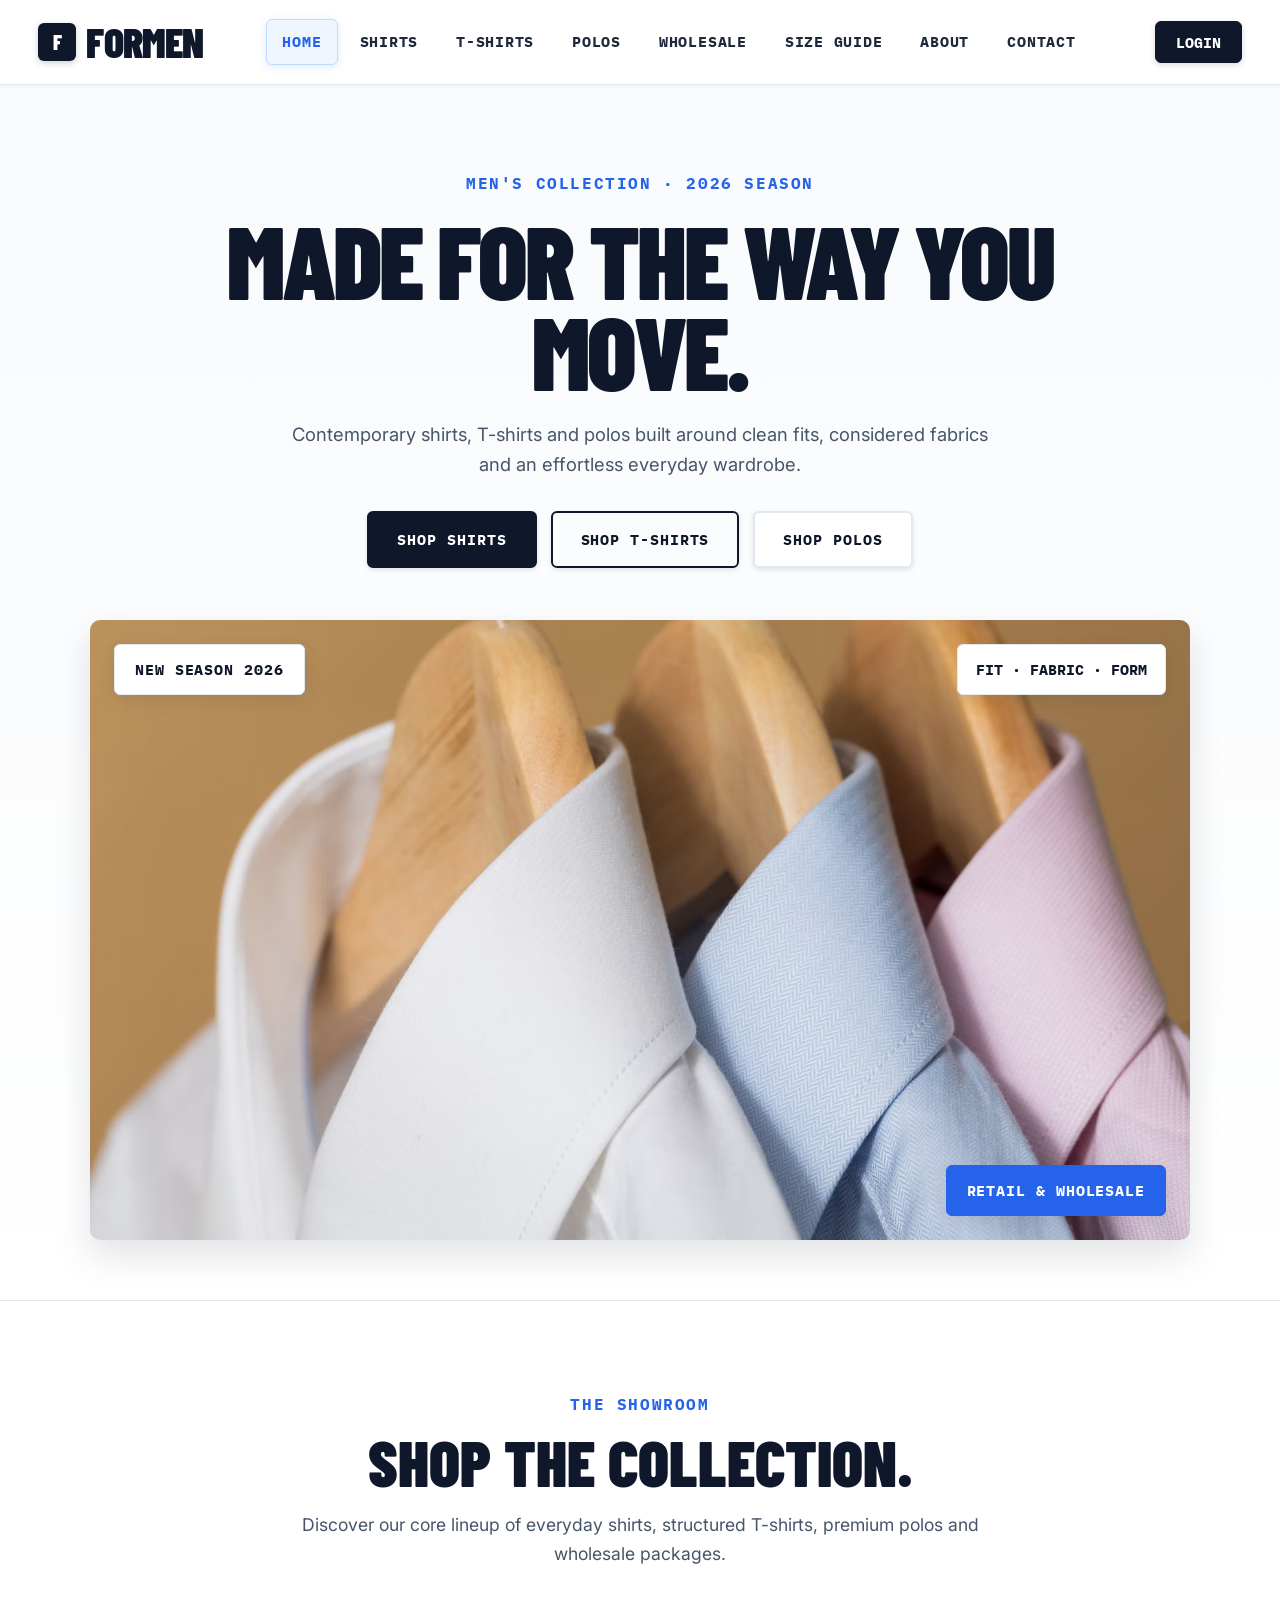
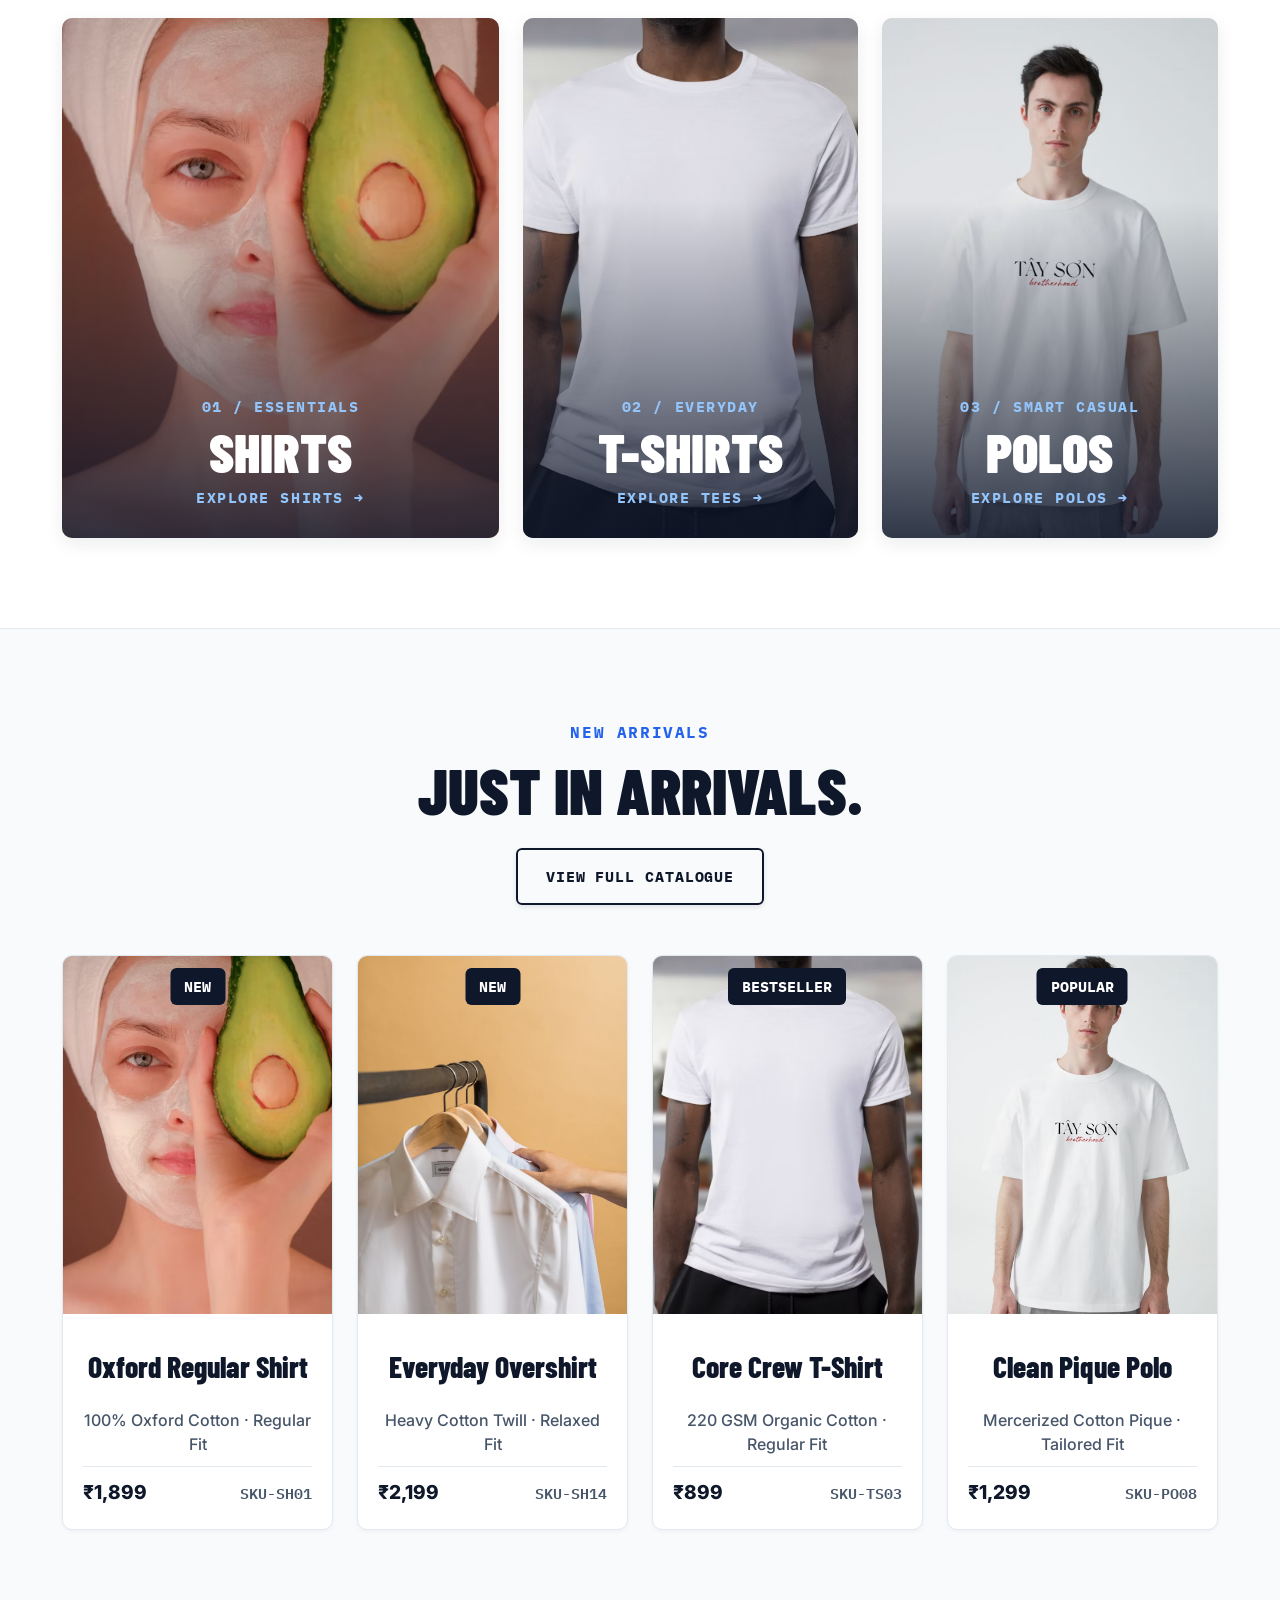
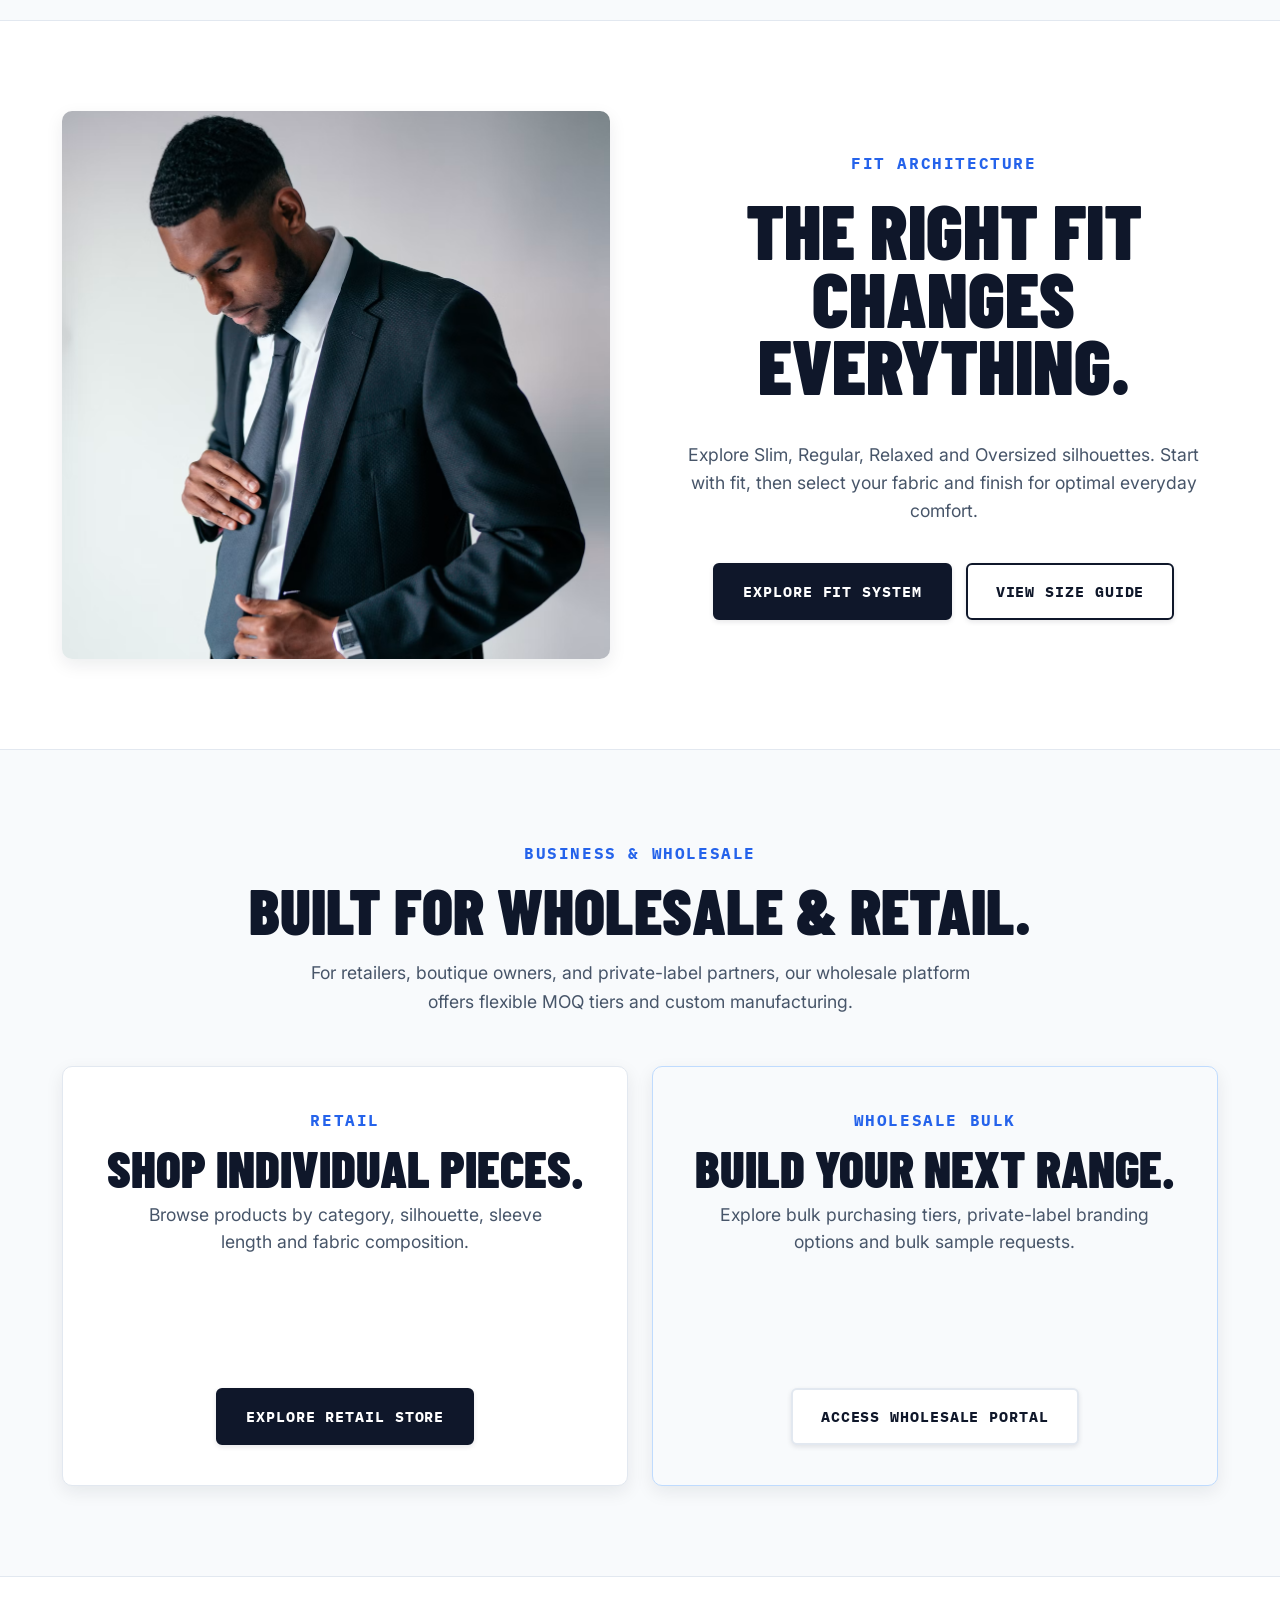
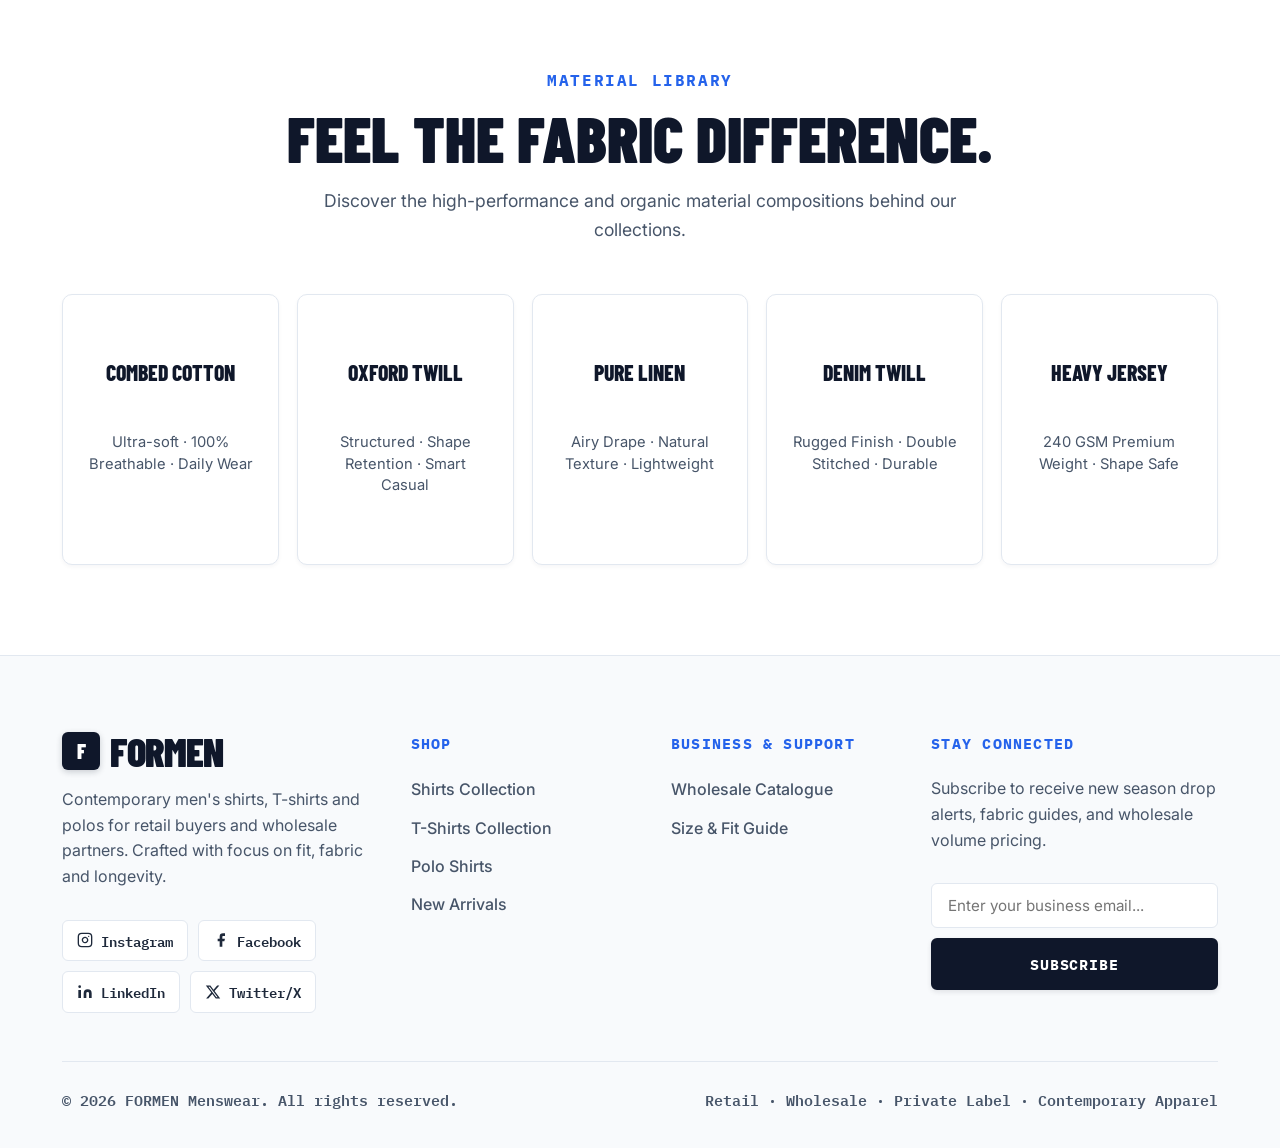
<file: index.html>
<!doctype html>
<html lang="en">

<head>
  <meta charset="utf-8">
  <meta name="viewport" content="width=device-width, initial-scale=1">
  <meta name="description" content="Contemporary men's shirts, T-shirts and polos retail and wholesale.">
  <title>Home | FORMEN Contemporary Menswear</title>
  <link rel="icon" type="image/svg+xml" href="images/favicon.svg">
  <link rel="alternate icon" href="images/favicon.svg">
  <link rel="stylesheet" href="css/style.css">
</head>

<body>

  <!-- Site Header -->
  <header class="site-header">
    <div class="container nav">
      <!-- Brand Logo on Left (No Subtext) -->
      <a class="brand" href="index.html">
        <span class="brand-icon">F</span> FORMEN
      </a>

      <!-- Navigation Menu -->
      <nav class="nav-menu">
        <a href="index.html" class="active">Home</a>
        <a href="shirts.html">Shirts</a>
        <a href="tshirts.html">T-Shirts</a>
        <a href="polos.html">Polos</a>
        <a href="wholesale.html">Wholesale</a>
        <a href="size-guide.html">Size Guide</a>
        <a href="about.html">About</a>
        <a href="contact.html">Contact</a>
      </nav>

      <!-- Navigation Actions (Login Button Replacing Search) -->
      <div class="nav-actions">
        <button class="utility-login" data-auth-toggle aria-label="Login">
          <span>Login</span>
        </button>
        <button class="menu-toggle" aria-label="Open navigation">☰</button>
      </div>
    </div>

    <!-- Mobile Drawer Navigation -->
    <div class="container mobile-menu">
      <a href="index.html" class="active">Home</a>
      <a href="shirts.html">Shirts</a>
      <a href="tshirts.html">T-Shirts</a>
      <a href="polos.html">Polos</a>
      <a href="wholesale.html">Wholesale</a>
      <a href="size-guide.html">Size Guide</a>
      <a href="about.html">About</a>
      <a href="contact.html">Contact</a>
      <a href="#" class="mobile-login-btn" data-auth-toggle>Login</a>
    </div>
  </header>

  <!-- Login & Sign Up Modal Popup -->
  <div class="auth-modal-overlay" id="authModal">
    <div class="auth-modal">
      <button class="auth-close" data-auth-close aria-label="Close Modal">&times;</button>

      <!-- Modal Tabs -->
      <div class="auth-tabs">
        <button class="auth-tab active" data-auth-tab="login">Sign In</button>
        <button class="auth-tab" data-auth-tab="signup">Create</button>
      </div>

      <!-- Login Form -->
      <form class="auth-form active" id="loginForm" data-demo>
        <div class="eyebrow" style="margin-bottom: 4px;">Welcome Back</div>
        <h2>Sign In to FORMEN</h2>
        <p class="muted" style="margin-bottom: 20px;">Access your orders, wholesale catalogues &amp; account settings.
        </p>

        <div class="field">
          <label>Email Address *</label>
          <input type="email" required placeholder="name@example.com">
        </div>
        <div class="field">
          <label>Password *</label>
          <input type="password" required placeholder="••••••••">
        </div>
        <div class="auth-options">
          <label class="checkbox-label">
            <input type="checkbox" checked> Remember me
          </label>
          <a href="#" class="forgot-link" data-action="Password reset link sent to your email.">Forgot Password?</a>
        </div>
        <button class="btn full-btn" type="submit">Sign In</button>
      </form>

      <!-- Sign Up Form -->
      <form class="auth-form" id="signupForm" data-demo>
        <div class="eyebrow" style="margin-bottom: 4px;">Join FORMEN</div>
        <h2>Create an Account</h2>
        <p class="muted" style="margin-bottom: 20px;">Register for exclusive collections, wholesale pricing &amp; fast
          checkout.</p>

        <div class="field">
          <label>Full Name *</label>
          <input type="text" required placeholder="John Doe">
        </div>
        <div class="field">
          <label>Email Address *</label>
          <input type="email" required placeholder="name@example.com">
        </div>
        <div class="field">
          <label>Account Type</label>
          <select>
            <option>Retail Customer</option>
            <option>Wholesale Buyer / Reseller</option>
            <option>Private Label Partner</option>
          </select>
        </div>
        <div class="field">
          <label>Password *</label>
          <input type="password" required placeholder="••••••••">
        </div>
        <button class="btn full-btn" type="submit">Create Account</button>
      </form>
    </div>
  </div>

  <main>
    <!-- Hero Section -->
    <section class="hero">
      <div class="container">
        <div class="eyebrow">Men's Collection · 2026 Season</div>
        <h1>MADE FOR THE WAY YOU MOVE.</h1>
        <p>Contemporary shirts, T-shirts and polos built around clean fits, considered fabrics and an effortless
          everyday wardrobe.</p>

        <div class="btn-group">
          <a class="btn" href="shirts.html">Shop Shirts</a>
          <a class="btn outline" href="tshirts.html">Shop T-Shirts</a>
          <a class="btn light" href="polos.html">Shop Polos</a>
        </div>

        <div class="hero-image">
          <img src="images/index_contemporary_mens_shirt_collection.jpg"
            alt="Contemporary men's shirt collection">
          <span class="hero-label hl1">NEW SEASON 2026</span>
          <span class="hero-label hl2">RETAIL &amp; WHOLESALE</span>
          <span class="hero-note">FIT · FABRIC · FORM</span>
        </div>
      </div>
    </section>

    <!-- Categories Section -->
    <section class="section" id="collections">
      <div class="container">
        <div class="section-head">
          <div>
            <div class="eyebrow">The Showroom</div>
            <h2>SHOP THE COLLECTION.</h2>
          </div>
          <p>Discover our core lineup of everyday shirts, structured T-shirts, premium polos and wholesale packages.</p>
        </div>

        <div class="category-grid">
          <a class="category" href="shirts.html">
            <img src="images/index_mens_shirts.jpg"
              alt="Men's shirts">
            <div class="category-info">
              <span>01 / ESSENTIALS</span>
              <h3>SHIRTS</h3>
              <span>EXPLORE SHIRTS →</span>
            </div>
          </a>

          <a class="category" href="tshirts.html">
            <img src="images/index_mens_t_shirts.jpg"
              alt="Men's T-shirts">
            <div class="category-info">
              <span>02 / EVERYDAY</span>
              <h3>T-SHIRTS</h3>
              <span>EXPLORE TEES →</span>
            </div>
          </a>

          <a class="category" href="polos.html">
            <img src="images/index_mens_polo_shirts.jpg"
              alt="Men's Polo Shirts">
            <div class="category-info">
              <span>03 / SMART CASUAL</span>
              <h3>POLOS</h3>
              <span>EXPLORE POLOS →</span>
            </div>
          </a>
        </div>
      </div>
    </section>

    <!-- Just In Section -->
    <section class="section bg-light" id="new">
      <div class="container">
        <div class="section-head">
          <div>
            <div class="eyebrow">New Arrivals</div>
            <h2>JUST IN ARRIVALS.</h2>
          </div>
          <a class="btn outline" href="shirts.html">View Full Catalogue</a>
        </div>

        <div class="products">
          <article class="product">
            <div class="product-img">
              <span class="tag">NEW</span>
              <img src="images/index_oxford_shirt.jpg"
                alt="Oxford shirt">
              <a class="quick" href="product.html">QUICK VIEW</a>
            </div>
            <div class="product-info">
              <h3>Oxford Regular Shirt</h3>
              <p>100% Oxford Cotton · Regular Fit</p>
              <div class="price-row">
                <span class="price">₹1,899</span>
                <span class="code">SKU-SH01</span>
              </div>
            </div>
          </article>

          <article class="product">
            <div class="product-img">
              <span class="tag">NEW</span>
              <img src="images/index_casual_shirt.jpg"
                alt="Casual shirt">
              <a class="quick" href="product.html">QUICK VIEW</a>
            </div>
            <div class="product-info">
              <h3>Everyday Overshirt</h3>
              <p>Heavy Cotton Twill · Relaxed Fit</p>
              <div class="price-row">
                <span class="price">₹2,199</span>
                <span class="code">SKU-SH14</span>
              </div>
            </div>
          </article>

          <article class="product">
            <div class="product-img">
              <span class="tag">BESTSELLER</span>
              <img src="images/index_classic_t_shirt.jpg"
                alt="Classic T-shirt">
              <a class="quick" href="product.html">QUICK VIEW</a>
            </div>
            <div class="product-info">
              <h3>Core Crew T-Shirt</h3>
              <p>220 GSM Organic Cotton · Regular Fit</p>
              <div class="price-row">
                <span class="price">₹899</span>
                <span class="code">SKU-TS03</span>
              </div>
            </div>
          </article>

          <article class="product">
            <div class="product-img">
              <span class="tag">POPULAR</span>
              <img src="images/index_polo_shirt.jpg"
                alt="Polo shirt">
              <a class="quick" href="product.html">QUICK VIEW</a>
            </div>
            <div class="product-info">
              <h3>Clean Pique Polo</h3>
              <p>Mercerized Cotton Pique · Tailored Fit</p>
              <div class="price-row">
                <span class="price">₹1,299</span>
                <span class="code">SKU-PO08</span>
              </div>
            </div>
          </article>
        </div>
      </div>
    </section>

    <!-- Fit Architecture Section -->
    <section class="section">
      <div class="container split">
        <img src="images/index_man_wearing_contemporary_clothing.jpg"
          alt="Man wearing contemporary clothing">
        <div>
          <div class="eyebrow">Fit Architecture</div>
          <h2>THE RIGHT FIT CHANGES EVERYTHING.</h2>
          <p class="muted">Explore Slim, Regular, Relaxed and Oversized silhouettes. Start with fit, then select your
            fabric and finish for optimal everyday comfort.</p>

          <div class="btn-group" style="justify-content: flex-start; margin-top: 20px;">
            <a class="btn" href="about.html#fit">Explore Fit System</a>
            <a class="btn outline" href="size-guide.html">View Size Guide</a>
          </div>
        </div>
      </div>
    </section>

    <!-- Business & Wholesale Section -->
    <section class="section bg-light">
      <div class="container">
        <div class="section-head">
          <div>
            <div class="eyebrow">Business &amp; Wholesale</div>
            <h2>BUILT FOR WHOLESALE &amp; RETAIL.</h2>
          </div>
          <p>For retailers, boutique owners, and private-label partners, our wholesale platform offers flexible MOQ
            tiers and custom manufacturing.</p>
        </div>

        <div class="retail-wholesale">
          <div class="choice">
            <div class="eyebrow">Retail</div>
            <h3>SHOP INDIVIDUAL PIECES.</h3>
            <p>Browse products by category, silhouette, sleeve length and fabric composition.</p>
            <a class="btn" href="shirts.html">Explore Retail Store</a>
          </div>

          <div class="choice">
            <div class="eyebrow">Wholesale Bulk</div>
            <h3>BUILD YOUR NEXT RANGE.</h3>
            <p>Explore bulk purchasing tiers, private-label branding options and bulk sample requests.</p>
            <a class="btn light" href="wholesale.html">Access Wholesale Portal</a>
          </div>
        </div>
      </div>
    </section>

    <!-- Fabric Library -->
    <section class="section">
      <div class="container">
        <div class="section-head">
          <div>
            <div class="eyebrow">Material Library</div>
            <h2>FEEL THE FABRIC DIFFERENCE.</h2>
          </div>
          <p>Discover the high-performance and organic material compositions behind our collections.</p>
        </div>

        <div class="fabric-grid">
          <div class="fabric">
            <strong>COMBED COTTON</strong>
            <p>Ultra-soft · 100% Breathable · Daily Wear</p>
          </div>
          <div class="fabric">
            <strong>OXFORD TWILL</strong>
            <p>Structured · Shape Retention · Smart Casual</p>
          </div>
          <div class="fabric">
            <strong>PURE LINEN</strong>
            <p>Airy Drape · Natural Texture · Lightweight</p>
          </div>
          <div class="fabric">
            <strong>DENIM TWILL</strong>
            <p>Rugged Finish · Double Stitched · Durable</p>
          </div>
          <div class="fabric">
            <strong>HEAVY JERSEY</strong>
            <p>240 GSM Premium Weight · Shape Safe</p>
          </div>
        </div>
      </div>
    </section>
  </main>

  <!-- Left-Aligned Footer with Newsletter & 2 Link Sections -->
  <footer class="footer">
    <div class="container">
      <div class="footer-grid">
        <!-- Brand & Social Icons -->
        <div class="footer-brand">
          <a class="brand" href="index.html">
            <span class="brand-icon">F</span> FORMEN
          </a>
          <p>Contemporary men's shirts, T-shirts and polos for retail buyers and wholesale partners. Crafted with focus
            on fit, fabric and longevity.</p>
          <div class="social-links">
            <a href="#" aria-label="Instagram" data-action="Follow FORMEN on Instagram"><svg width="16" height="16" viewBox="0 0 24 24" fill="none" stroke="currentColor" stroke-width="2" stroke-linecap="round" stroke-linejoin="round"><rect x="2" y="2" width="20" height="20" rx="5" ry="5"></rect><path d="M16 11.37A4 4 0 1 1 12.63 8 4 4 0 0 1 16 11.37z"></path><line x1="17.5" y1="6.5" x2="17.51" y2="6.5"></line></svg> Instagram</a>
            <a href="#" aria-label="Facebook" data-action="Follow FORMEN on Facebook"><svg width="16" height="16" viewBox="0 0 24 24" fill="currentColor"><path d="M18 2h-3a5 5 0 0 0-5 5v3H7v4h3v8h4v-8h3l1-4h-4V7a1 1 0 0 1 1-1h3z"></path></svg> Facebook</a>
            <a href="#" aria-label="LinkedIn" data-action="Connect on LinkedIn"><svg width="16" height="16" viewBox="0 0 24 24" fill="currentColor"><path d="M16 8a6 6 0 0 1 6 6v7h-4v-7a2 2 0 0 0-2-2 2 2 0 0 0-2 2v7h-4v-7a6 6 0 0 1 6-6z"></path><rect x="2" y="9" width="4" height="12"></rect><circle cx="4" cy="4" r="2"></circle></svg> LinkedIn</a>
            <a href="#" aria-label="Twitter" data-action="Follow FORMEN on X / Twitter"><svg width="16" height="16" viewBox="0 0 24 24" fill="currentColor"><path d="M18.244 2.25h3.308l-7.227 8.26 8.502 11.24H16.17l-5.214-6.817L4.99 21.75H1.68l7.73-8.835L1.254 2.25H8.08l4.713 6.231zm-1.161 17.52h1.833L7.084 4.126H5.117z"></path></svg> Twitter/X</a>
          </div>
        </div>

        <!-- Section 1: SHOP -->
        <div class="footer-col">
          <h4>SHOP</h4>
          <a href="shirts.html">Shirts Collection</a>
          <a href="tshirts.html">T-Shirts Collection</a>
          <a href="polos.html">Polo Shirts</a>
          <a href="index.html#new">New Arrivals</a>
        </div>

        <!-- Section 2: BUSINESS & SUPPORT -->
        <div class="footer-col">
          <h4>BUSINESS &amp; SUPPORT</h4>
          <a href="wholesale.html">Wholesale Catalogue</a>
          <a href="size-guide.html">Size &amp; Fit Guide</a>
        </div>

        <!-- Newsletter Subscription -->
        <div class="footer-newsletter">
          <h4>STAY CONNECTED</h4>
          <p>Subscribe to receive new season drop alerts, fabric guides, and wholesale volume pricing.</p>
          <form class="newsletter-form" data-demo>
            <input type="email" required placeholder="Enter your business email...">
            <button class="btn" type="submit">Subscribe</button>
          </form>
        </div>
      </div>

      <div class="copyright">
        <span>© 2026 FORMEN Menswear. All rights reserved.</span>
        <span>Retail · Wholesale · Private Label · Contemporary Apparel</span>
      </div>
    </div>
  </footer>

  <div class="flash"></div>
  <script src="js/main.js"></script>
</body>

</html>
</file>
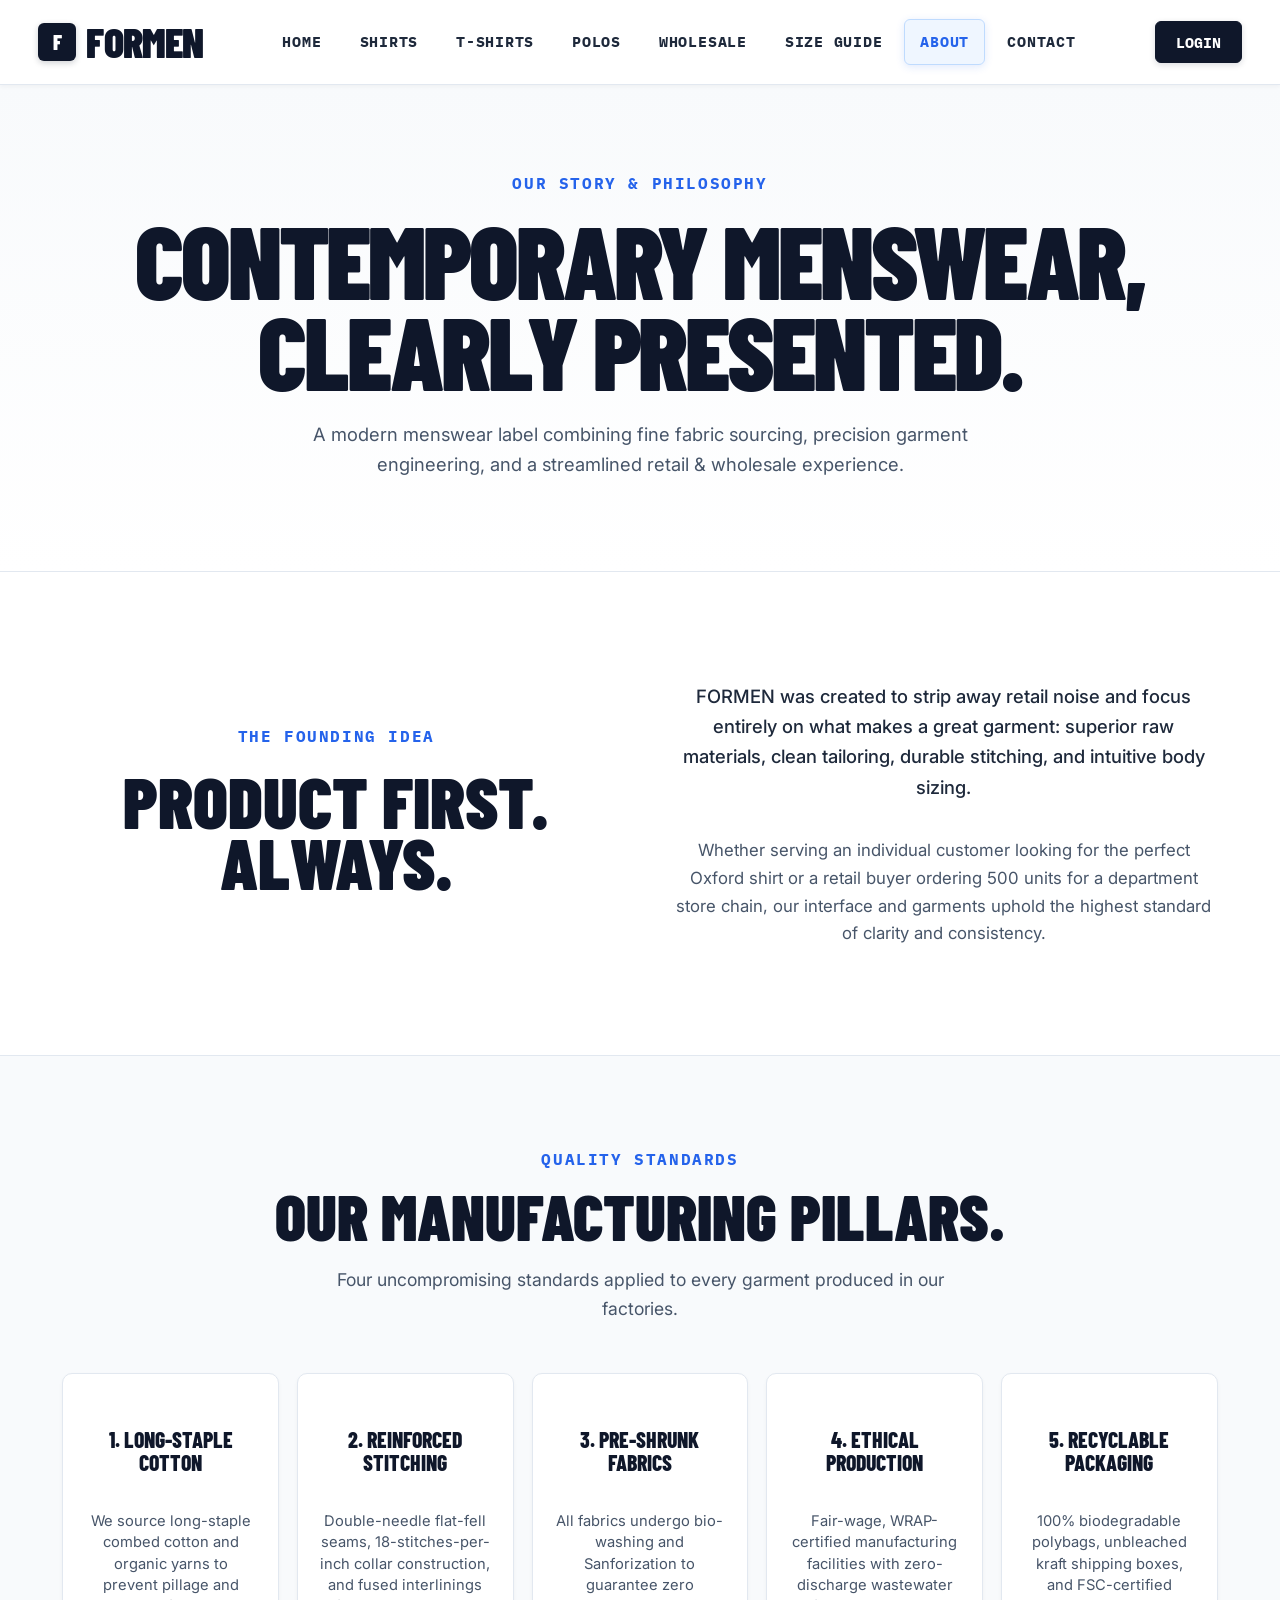
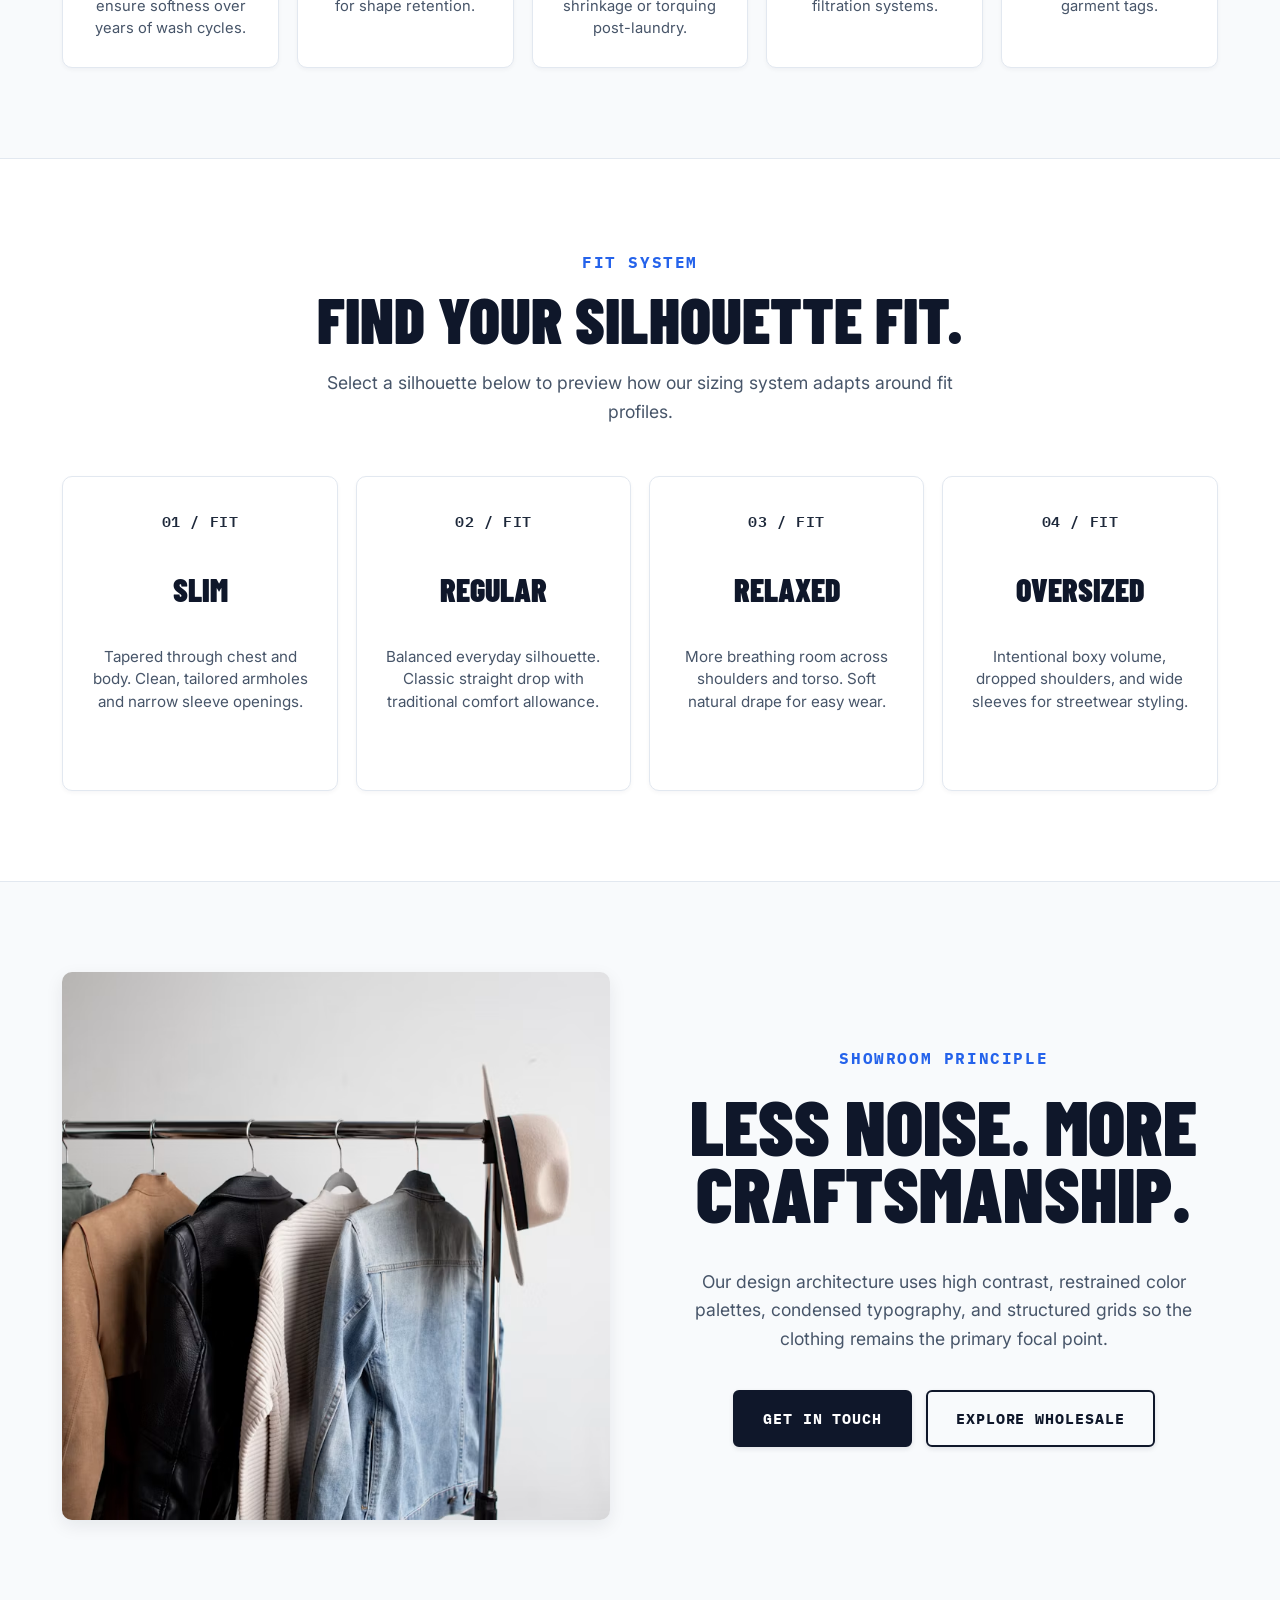
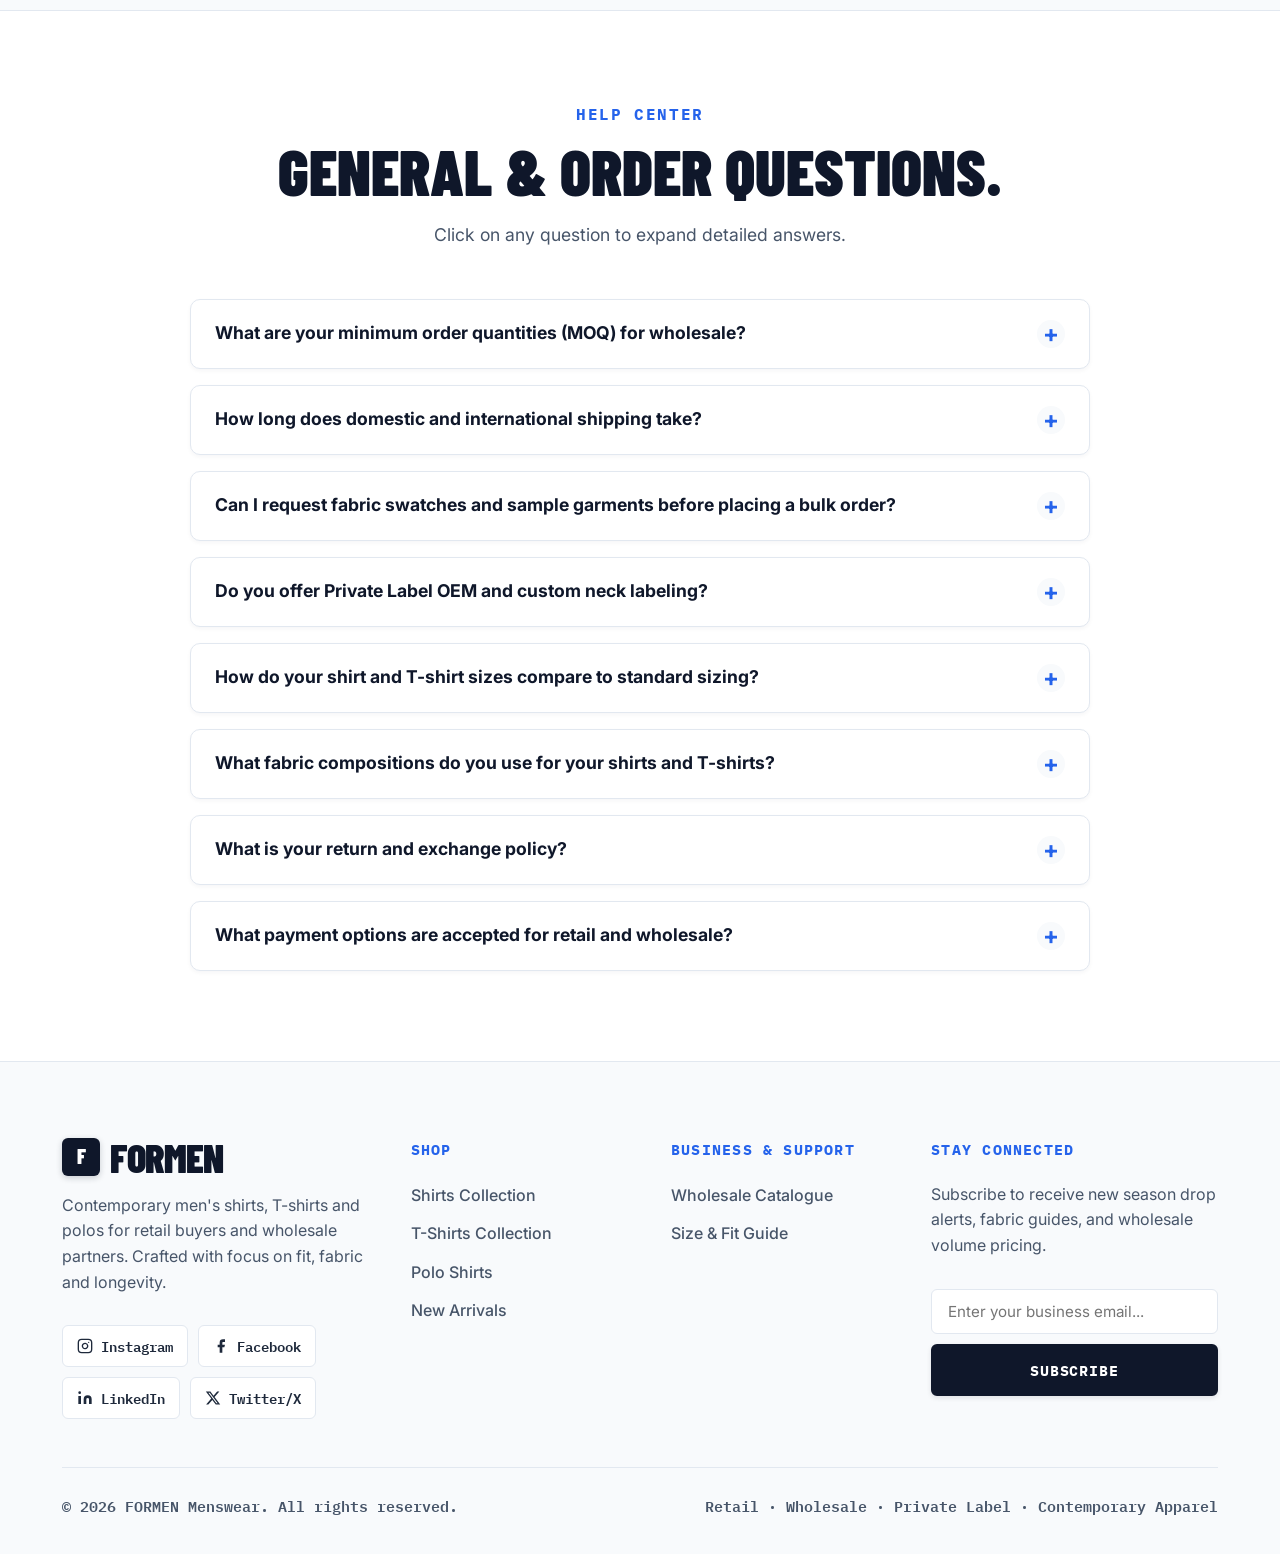
<file: about.html>
<!doctype html>
<html lang="en">

<head>
  <meta charset="utf-8">
  <meta name="viewport" content="width=device-width,initial-scale=1">
  <meta name="description"
    content="Learn about FORMEN menswear brand philosophy, fabric standards, craftsmanship, and showroom design.">
  <title>About Us | FORMEN</title>
  <link rel="icon" type="image/svg+xml" href="images/favicon.svg">
  <link rel="alternate icon" href="images/favicon.svg">
  <link rel="stylesheet" href="css/style.css">
</head>

<body>

  <header class="site-header">
    <div class="container nav">
      <a class="brand" href="index.html">
        <span class="brand-icon">F</span> FORMEN
      </a>
      <nav class="nav-menu">
        <a href="index.html">Home</a>
        <a href="shirts.html">Shirts</a>
        <a href="tshirts.html">T-Shirts</a>
        <a href="polos.html">Polos</a>
        <a href="wholesale.html">Wholesale</a>
        <a href="size-guide.html">Size Guide</a>
        <a href="about.html" class="active">About</a>
        <a href="contact.html">Contact</a>
      </nav>
      <div class="nav-actions">
        <button class="utility-login" data-auth-toggle aria-label="Login">
          <span>Login</span>
        </button>
        <button class="menu-toggle" aria-label="Open navigation">☰</button>
      </div>
    </div>
    <div class="container mobile-menu">
      <a href="index.html">Home</a>
      <a href="shirts.html">Shirts</a>
      <a href="tshirts.html">T-Shirts</a>
      <a href="polos.html">Polos</a>
      <a href="wholesale.html">Wholesale</a>
      <a href="size-guide.html">Size Guide</a>
      <a href="about.html" class="active">About</a>
      <a href="contact.html">Contact</a>
      <a href="#" class="mobile-login-btn" data-auth-toggle>Login</a>
    </div>
  </header>

  <!-- Auth Modal Popup -->
  <div class="auth-modal-overlay" id="authModal">
    <div class="auth-modal">
      <button class="auth-close" data-auth-close aria-label="Close Modal">&times;</button>

      <div class="auth-tabs">
        <button class="auth-tab active" data-auth-tab="login">Sign In</button>
        <button class="auth-tab" data-auth-tab="signup">Create</button>
      </div>

      <form class="auth-form active" id="loginForm" data-demo>
        <div class="eyebrow" style="margin-bottom: 4px;">Welcome Back</div>
        <h2>Sign In to FORMEN</h2>
        <p class="muted" style="margin-bottom: 20px;">Access your orders, wholesale catalogues &amp; account settings.
        </p>

        <div class="field">
          <label>Email Address *</label>
          <input type="email" required placeholder="name@example.com">
        </div>
        <div class="field">
          <label>Password *</label>
          <input type="password" required placeholder="••••••••">
        </div>
        <div class="auth-options">
          <label class="checkbox-label">
            <input type="checkbox" checked> Remember me
          </label>
          <a href="#" class="forgot-link" data-action="Password reset link sent to your email.">Forgot Password?</a>
        </div>
        <button class="btn full-btn" type="submit">Sign In</button>
      </form>

      <form class="auth-form" id="signupForm" data-demo>
        <div class="eyebrow" style="margin-bottom: 4px;">Join FORMEN</div>
        <h2>Create an Account</h2>
        <p class="muted" style="margin-bottom: 20px;">Register for exclusive collections, wholesale pricing &amp; fast
          checkout.</p>

        <div class="field">
          <label>Full Name *</label>
          <input type="text" required placeholder="John Doe">
        </div>
        <div class="field">
          <label>Email Address *</label>
          <input type="email" required placeholder="name@example.com">
        </div>
        <div class="field">
          <label>Account Type</label>
          <select>
            <option>Retail Customer</option>
            <option>Wholesale Buyer / Reseller</option>
            <option>Private Label Partner</option>
          </select>
        </div>
        <div class="field">
          <label>Password *</label>
          <input type="password" required placeholder="••••••••">
        </div>
        <button class="btn full-btn" type="submit">Create Account</button>
      </form>
    </div>
  </div>

  <main>
    <section class="page-hero">
      <div class="container">
        <div class="eyebrow">Our Story &amp; Philosophy</div>
        <h1>CONTEMPORARY MENSWEAR, CLEARLY PRESENTED.</h1>
        <p>A modern menswear label combining fine fabric sourcing, precision garment engineering, and a streamlined
          retail &amp; wholesale experience.</p>
      </div>
    </section>

    <section class="section">
      <div class="container about-grid">
        <div>
          <div class="eyebrow">The Founding Idea</div>
          <h2
            style="font-family: var(--display); font-size: 4.5rem; font-weight: 900; line-height: 0.85; margin: 12px 0;">
            PRODUCT FIRST. ALWAYS.</h2>
        </div>
        <div>
          <p style="font-size: 1.15rem; color: var(--body-text); font-weight: 500;">FORMEN was created to strip away
            retail noise and focus entirely on what makes a great garment: superior raw materials, clean tailoring,
            durable stitching, and intuitive body sizing.</p>
          <p style="font-size: 1.05rem; color: var(--muted);">Whether serving an individual customer looking for the
            perfect Oxford shirt or a retail buyer ordering 500 units for a department store chain, our interface and
            garments uphold the highest standard of clarity and consistency.</p>
        </div>
      </div>
    </section>

    <section class="section bg-light">
      <div class="container">
        <div class="section-head">
          <div>
            <div class="eyebrow">Quality Standards</div>
            <h2>OUR MANUFACTURING PILLARS.</h2>
          </div>
          <p>Four uncompromising standards applied to every garment produced in our factories.</p>
        </div>

        <div class="fabric-grid">
          <div class="fabric">
            <strong>1. LONG-STAPLE COTTON</strong>
            <p>We source long-staple combed cotton and organic yarns to prevent pillage and ensure softness over years
              of wash cycles.</p>
          </div>
          <div class="fabric">
            <strong>2. REINFORCED STITCHING</strong>
            <p>Double-needle flat-fell seams, 18-stitches-per-inch collar construction, and fused interlinings for shape
              retention.</p>
          </div>
          <div class="fabric">
            <strong>3. PRE-SHRUNK FABRICS</strong>
            <p>All fabrics undergo bio-washing and Sanforization to guarantee zero shrinkage or torquing post-laundry.
            </p>
          </div>
          <div class="fabric">
            <strong>4. ETHICAL PRODUCTION</strong>
            <p>Fair-wage, WRAP-certified manufacturing facilities with zero-discharge wastewater filtration systems.</p>
          </div>
          <div class="fabric">
            <strong>5. RECYCLABLE PACKAGING</strong>
            <p>100% biodegradable polybags, unbleached kraft shipping boxes, and FSC-certified garment tags.</p>
          </div>
        </div>
      </div>
    </section>

    <section class="section" id="fit">
      <div class="container">
        <div class="section-head">
          <div>
            <div class="eyebrow">Fit System</div>
            <h2>FIND YOUR SILHOUETTE FIT.</h2>
          </div>
          <p>Select a silhouette below to preview how our sizing system adapts around fit profiles.</p>
        </div>

        <div class="fit-grid">
          <div class="fit" data-fit="Slim">
            <div class="mono">01 / FIT</div>
            <h3>SLIM</h3>
            <p>Tapered through chest and body. Clean, tailored armholes and narrow sleeve openings.</p>
          </div>
          <div class="fit" data-fit="Regular">
            <div class="mono">02 / FIT</div>
            <h3>REGULAR</h3>
            <p>Balanced everyday silhouette. Classic straight drop with traditional comfort allowance.</p>
          </div>
          <div class="fit" data-fit="Relaxed">
            <div class="mono">03 / FIT</div>
            <h3>RELAXED</h3>
            <p>More breathing room across shoulders and torso. Soft natural drape for easy wear.</p>
          </div>
          <div class="fit" data-fit="Oversized">
            <div class="mono">04 / FIT</div>
            <h3>OVERSIZED</h3>
            <p>Intentional boxy volume, dropped shoulders, and wide sleeves for streetwear styling.</p>
          </div>
        </div>
        <div class="fit-result"></div>
      </div>
    </section>

    <section class="section bg-light">
      <div class="container split">
        <img src="images/about_mens_apparel_craftsmanship_detail.jpg"
          alt="Men's apparel craftsmanship detail">
        <div>
          <div class="eyebrow">Showroom Principle</div>
          <h2>LESS NOISE. MORE CRAFTSMANSHIP.</h2>
          <p class="muted">Our design architecture uses high contrast, restrained color palettes, condensed typography,
            and structured grids so the clothing remains the primary focal point.</p>
          <div class="btn-group" style="justify-content: flex-start; margin-top: 20px;">
            <a class="btn" href="contact.html">Get in Touch</a>
            <a class="btn outline" href="wholesale.html">Explore Wholesale</a>
          </div>
        </div>
      </div>
    </section>

    <!-- Help Center FAQ Section -->
    <section class="section" id="faq">
      <div class="container">
        <div class="section-head">
          <div>
            <div class="eyebrow">Help Center</div>
            <h2>GENERAL &amp; ORDER QUESTIONS.</h2>
          </div>
          <p>Click on any question to expand detailed answers.</p>
        </div>

        <div class="faq-list">
          <div class="faq-item">
            <button class="faq-question">
              <span>What are your minimum order quantities (MOQ) for wholesale?</span>
              <span>+</span>
            </button>
            <div class="faq-answer" style="display: none;">
              For wholesale orders from our ready catalog, our standard Minimum Order Quantity (MOQ) starts at 50 pieces
              per style across assorted size runs (S to 2XL). For custom private-label or OEM manufacturing, the MOQ is
              200 pieces per colorway.
            </div>
          </div>

          <div class="faq-item">
            <button class="faq-question">
              <span>How long does domestic and international shipping take?</span>
              <span>+</span>
            </button>
            <div class="faq-answer" style="display: none;">
              Standard retail orders are dispatched within 24–48 hours and arrive within 3–5 business days nationwide.
              Wholesale orders are shipped via express courier or freight based on volume; catalog bulk orders take 5–7
              days, while custom production orders typically require 14–21 business days.
            </div>
          </div>

          <div class="faq-item">
            <button class="faq-question">
              <span>Can I request fabric swatches and sample garments before placing a bulk order?</span>
              <span>+</span>
            </button>
            <div class="faq-answer" style="display: none;">
              Yes! We offer wholesale sample packs containing fabric swatches for Oxford cotton, combed jersey, linen
              blends, and piqué along with sample size shirts. You can request a sample pack directly on our <a
                href="wholesale.html" style="color: var(--rust); text-decoration: underline;">Wholesale page</a>.
            </div>
          </div>

          <div class="faq-item">
            <button class="faq-question">
              <span>Do you offer Private Label OEM and custom neck labeling?</span>
              <span>+</span>
            </button>
            <div class="faq-answer" style="display: none;">
              Absolutely. We offer complete OEM services including custom woven neck labels, screen-printed care
              instructions, custom hangtags, branded polybags, and custom button engraving for wholesale partners.
            </div>
          </div>

          <div class="faq-item">
            <button class="faq-question">
              <span>How do your shirt and T-shirt sizes compare to standard sizing?</span>
              <span>+</span>
            </button>
            <div class="faq-answer" style="display: none;">
              Our garments follow true-to-size Western standard sizing. Our Slim Fit is tapered through the waist,
              Regular Fit provides standard breathing room, Relaxed Fit is slightly loose, and Oversized features
              dropped shoulders. Refer to our <a href="size-guide.html"
                style="color: var(--rust); text-decoration: underline;">Size Guide</a> for exact inch/cm charts.
            </div>
          </div>

          <div class="faq-item">
            <button class="faq-question">
              <span>What fabric compositions do you use for your shirts and T-shirts?</span>
              <span>+</span>
            </button>
            <div class="faq-answer" style="display: none;">
              We prioritize natural, durable fibers: 100% Egyptian and Oxford Combed Cotton for shirts, 220–280 GSM
              Organic Heavyweight Jersey for T-shirts, Mercerized Cotton Piqué for polos, and 100% French Linen for
              summer collections.
            </div>
          </div>

          <div class="faq-item">
            <button class="faq-question">
              <span>What is your return and exchange policy?</span>
              <span>+</span>
            </button>
            <div class="faq-answer" style="display: none;">
              Retail customers can return or exchange unworn items with tags attached within 15 days of receipt for a
              full refund or exchange. For wholesale orders, we perform strict QA before dispatch; damaged goods
              reported within 7 days will be replaced free of charge.
            </div>
          </div>

          <div class="faq-item">
            <button class="faq-question">
              <span>What payment options are accepted for retail and wholesale?</span>
              <span>+</span>
            </button>
            <div class="faq-answer" style="display: none;">
              For retail orders, we accept all major Credit/Debit cards, UPI, Net Banking, and Cash on Delivery (COD).
              For wholesale transactions, we support Direct Bank Wire (NEFT/RTGS/IMPS), LC (Letter of Credit) for
              international orders, and credit terms for verified recurring business buyers.
            </div>
          </div>
        </div>
      </div>
    </section>
  </main>

  <footer class="footer">
    <div class="container">
      <div class="footer-grid">
        <div class="footer-brand">
          <a class="brand" href="index.html">
            <span class="brand-icon">F</span> FORMEN
          </a>
          <p>Contemporary men's shirts, T-shirts and polos for retail buyers and wholesale partners. Crafted with focus
            on fit, fabric and longevity.</p>
          <div class="social-links">
            <a href="#" aria-label="Instagram" data-action="Follow FORMEN on Instagram"><svg width="16" height="16" viewBox="0 0 24 24" fill="none" stroke="currentColor" stroke-width="2" stroke-linecap="round" stroke-linejoin="round"><rect x="2" y="2" width="20" height="20" rx="5" ry="5"></rect><path d="M16 11.37A4 4 0 1 1 12.63 8 4 4 0 0 1 16 11.37z"></path><line x1="17.5" y1="6.5" x2="17.51" y2="6.5"></line></svg> Instagram</a>
            <a href="#" aria-label="Facebook" data-action="Follow FORMEN on Facebook"><svg width="16" height="16" viewBox="0 0 24 24" fill="currentColor"><path d="M18 2h-3a5 5 0 0 0-5 5v3H7v4h3v8h4v-8h3l1-4h-4V7a1 1 0 0 1 1-1h3z"></path></svg> Facebook</a>
            <a href="#" aria-label="LinkedIn" data-action="Connect on LinkedIn"><svg width="16" height="16" viewBox="0 0 24 24" fill="currentColor"><path d="M16 8a6 6 0 0 1 6 6v7h-4v-7a2 2 0 0 0-2-2 2 2 0 0 0-2 2v7h-4v-7a6 6 0 0 1 6-6z"></path><rect x="2" y="9" width="4" height="12"></rect><circle cx="4" cy="4" r="2"></circle></svg> LinkedIn</a>
            <a href="#" aria-label="Twitter" data-action="Follow FORMEN on X / Twitter"><svg width="16" height="16" viewBox="0 0 24 24" fill="currentColor"><path d="M18.244 2.25h3.308l-7.227 8.26 8.502 11.24H16.17l-5.214-6.817L4.99 21.75H1.68l7.73-8.835L1.254 2.25H8.08l4.713 6.231zm-1.161 17.52h1.833L7.084 4.126H5.117z"></path></svg> Twitter/X</a>
          </div>
        </div>

        <div class="footer-col">
          <h4>SHOP</h4>
          <a href="shirts.html">Shirts Collection</a>
          <a href="tshirts.html">T-Shirts Collection</a>
          <a href="polos.html">Polo Shirts</a>
          <a href="index.html#new">New Arrivals</a>
        </div>

        <div class="footer-col">
          <h4>BUSINESS &amp; SUPPORT</h4>
          <a href="wholesale.html">Wholesale Catalogue</a>
          <a href="size-guide.html">Size &amp; Fit Guide</a>
        </div>

        <div class="footer-newsletter">
          <h4>STAY CONNECTED</h4>
          <p>Subscribe to receive new season drop alerts, fabric guides, and wholesale volume pricing.</p>
          <form class="newsletter-form" data-demo>
            <input type="email" required placeholder="Enter your business email...">
            <button class="btn" type="submit">Subscribe</button>
          </form>
        </div>
      </div>

      <div class="copyright">
        <span>© 2026 FORMEN Menswear. All rights reserved.</span>
        <span>Retail · Wholesale · Private Label · Contemporary Apparel</span>
      </div>
    </div>
  </footer>
  <div class="flash"></div>

  <script src="js/main.js"></script>
</body>

</html>
</file>
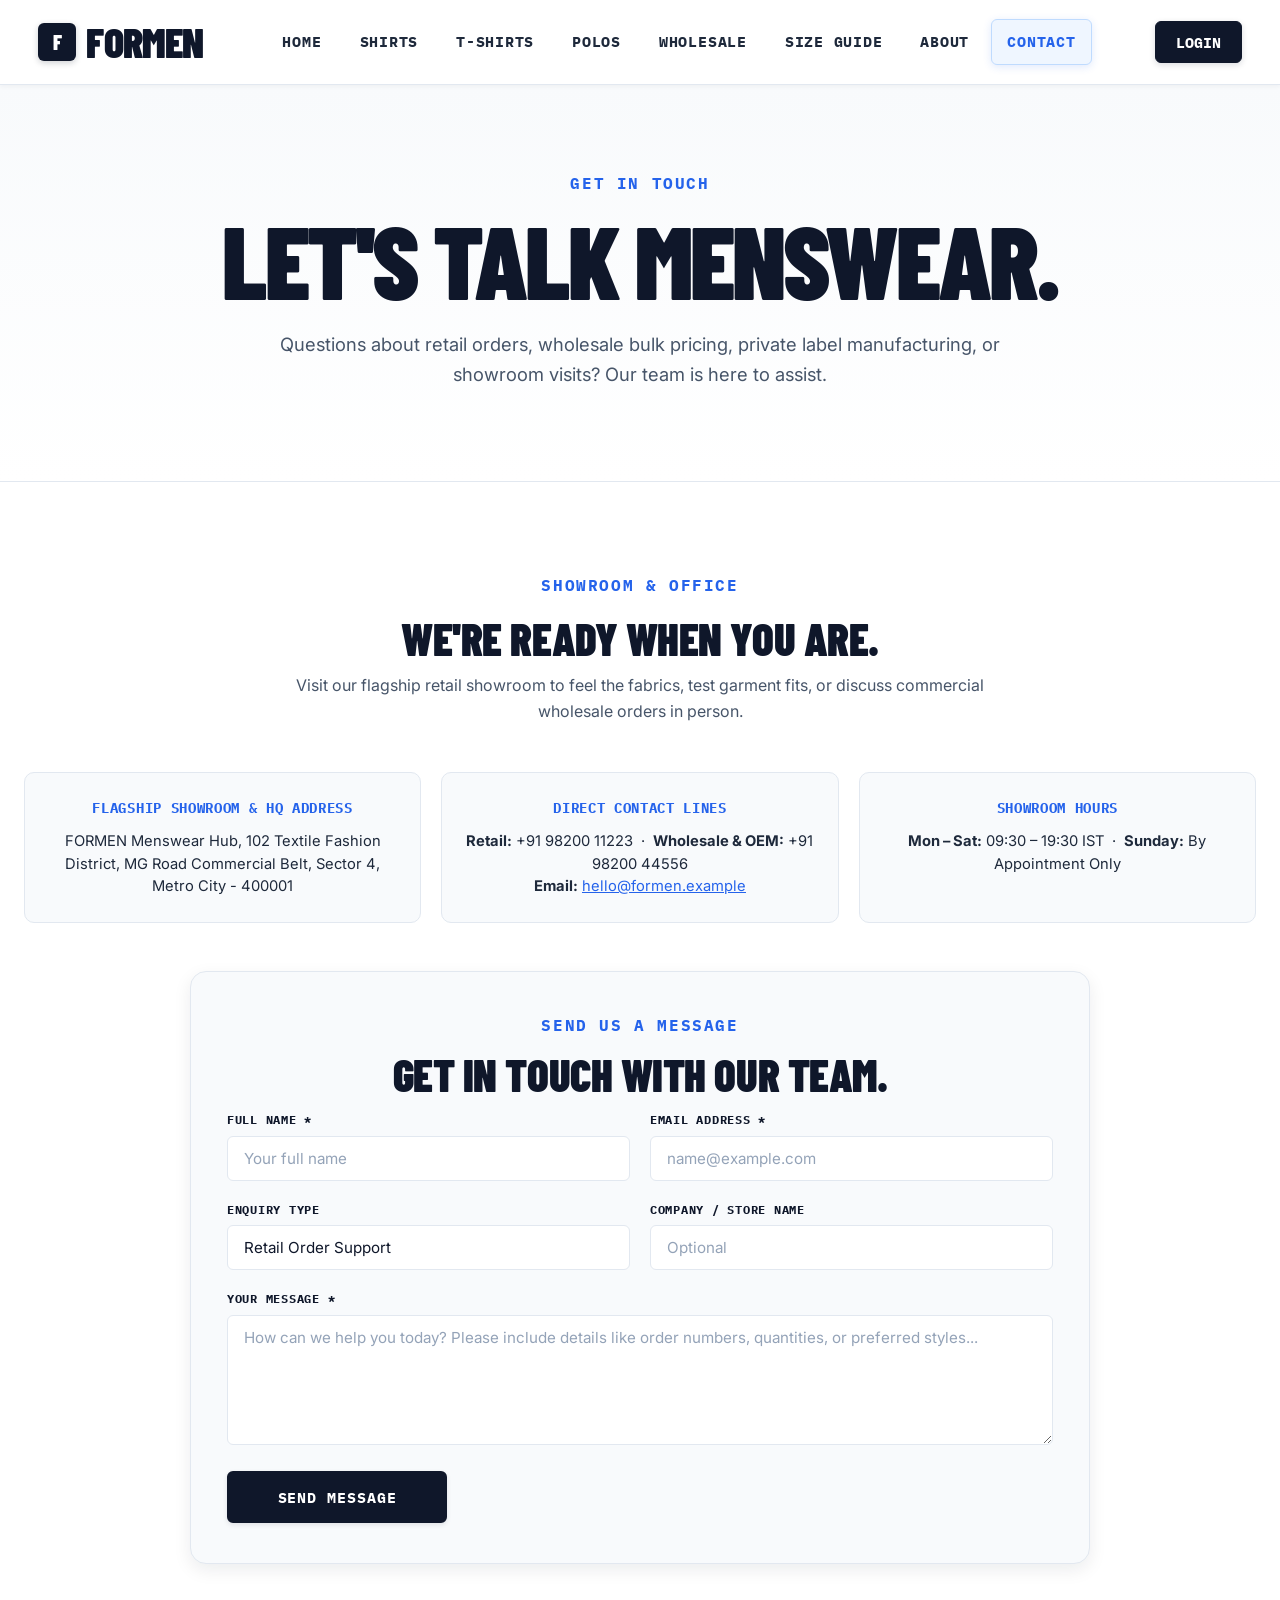
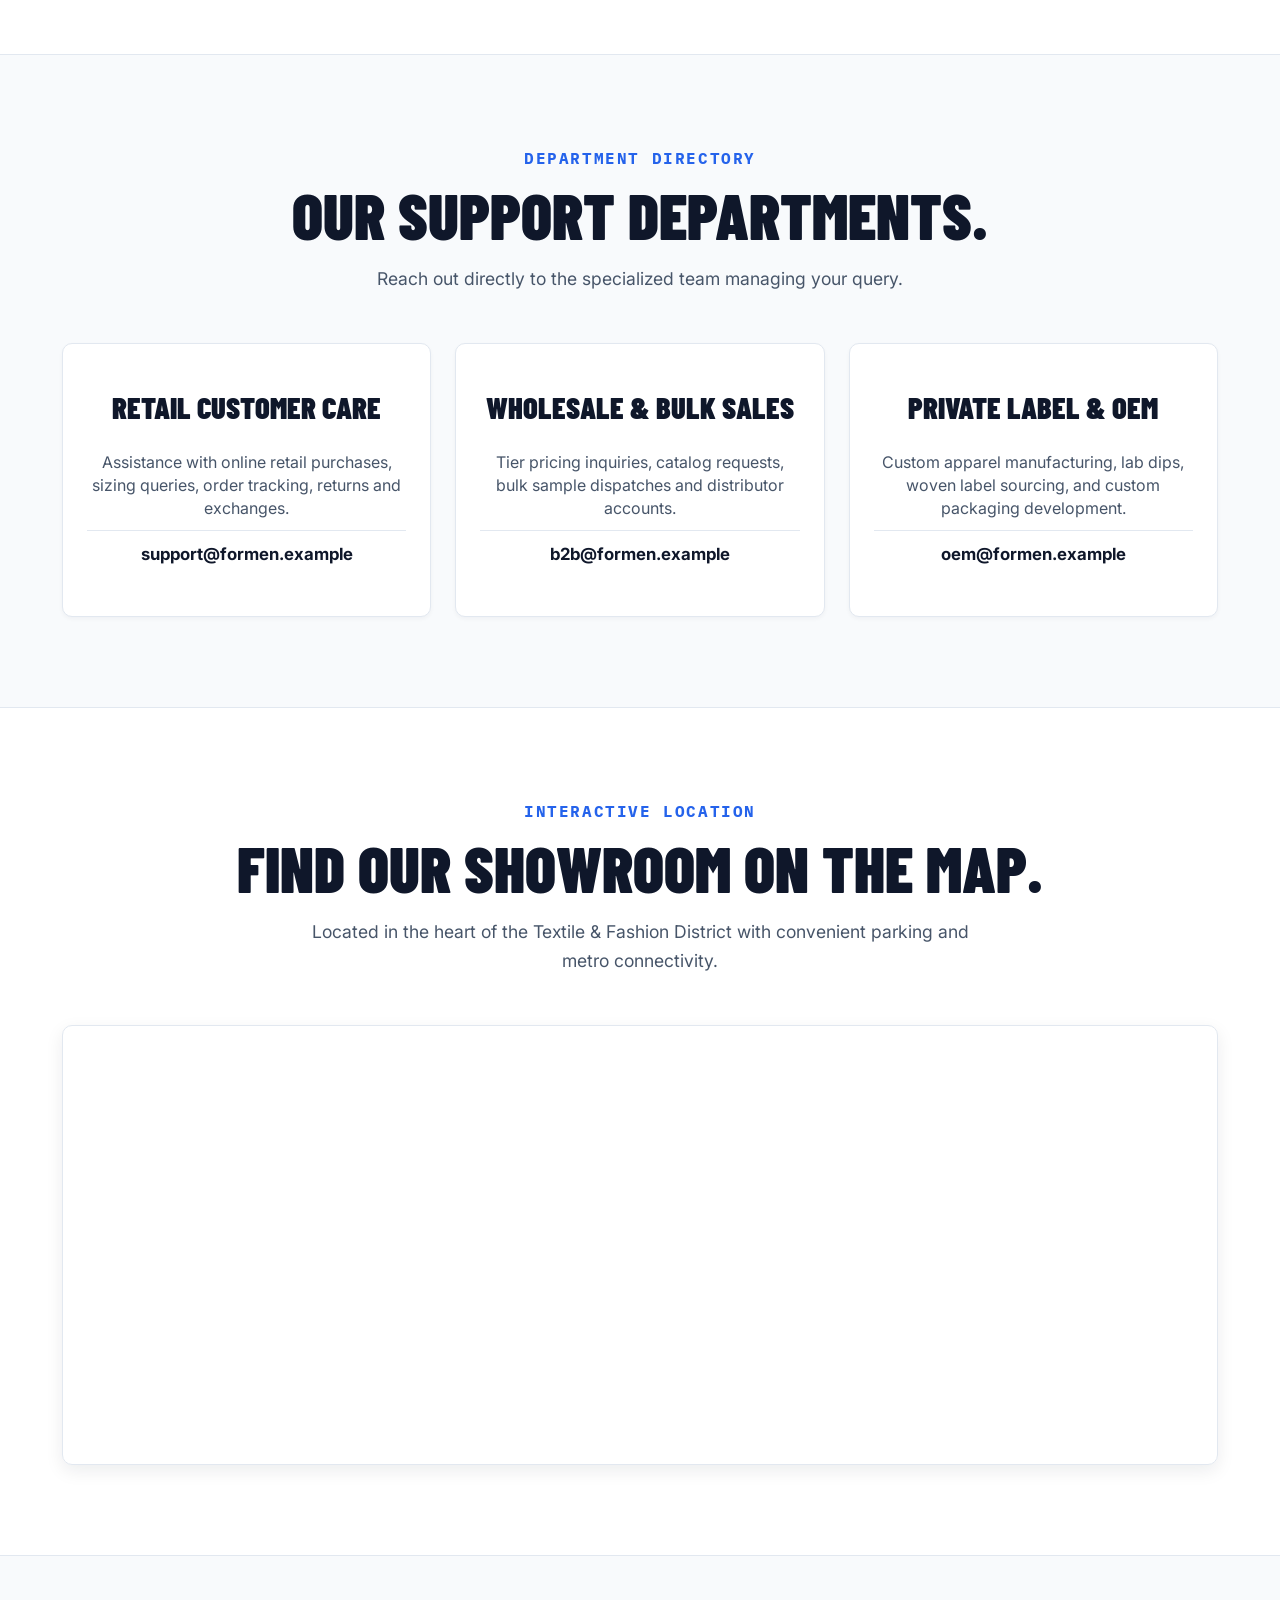
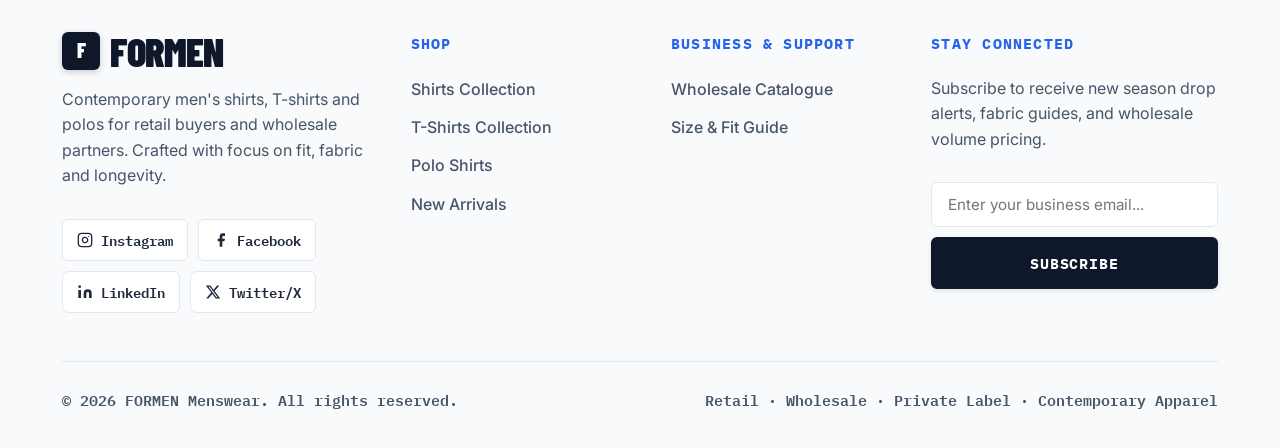
<file: contact.html>
<!doctype html>
<html lang="en">

<head>
  <meta charset="utf-8">
  <meta name="viewport" content="width=device-width,initial-scale=1">
  <meta name="description"
    content="Get in touch with FORMEN menswear for retail support, wholesale inquiries, showroom visits, and map directions.">
  <title>Contact Us &amp; Showroom Location | FORMEN</title>
  <link rel="icon" type="image/svg+xml" href="images/favicon.svg">
  <link rel="alternate icon" href="images/favicon.svg">
  <link rel="stylesheet" href="css/style.css">
</head>

<body>

  <header class="site-header">
    <div class="container nav">
      <a class="brand" href="index.html">
        <span class="brand-icon">F</span> FORMEN
      </a>
      <nav class="nav-menu">
        <a href="index.html">Home</a>
        <a href="shirts.html">Shirts</a>
        <a href="tshirts.html">T-Shirts</a>
        <a href="polos.html">Polos</a>
        <a href="wholesale.html">Wholesale</a>
        <a href="size-guide.html">Size Guide</a>
        <a href="about.html">About</a>
        <a href="contact.html" class="active">Contact</a>
      </nav>
      <div class="nav-actions">
        <button class="utility-login" data-auth-toggle aria-label="Login">
          <span>Login</span>
        </button>
        <button class="menu-toggle" aria-label="Open navigation">☰</button>
      </div>
    </div>
    <div class="container mobile-menu">
      <a href="index.html">Home</a>
      <a href="shirts.html">Shirts</a>
      <a href="tshirts.html">T-Shirts</a>
      <a href="polos.html">Polos</a>
      <a href="wholesale.html">Wholesale</a>
      <a href="size-guide.html">Size Guide</a>
      <a href="about.html">About</a>
      <a href="contact.html" class="active">Contact</a>
      <a href="#" class="mobile-login-btn" data-auth-toggle>Login</a>
    </div>
  </header>

  <!-- Auth Modal Popup -->
  <div class="auth-modal-overlay" id="authModal">
    <div class="auth-modal">
      <button class="auth-close" data-auth-close aria-label="Close Modal">&times;</button>

      <div class="auth-tabs">
        <button class="auth-tab active" data-auth-tab="login">Sign In</button>
        <button class="auth-tab" data-auth-tab="signup">Create</button>
      </div>

      <form class="auth-form active" id="loginForm" data-demo>
        <div class="eyebrow" style="margin-bottom: 4px;">Welcome Back</div>
        <h2>Sign In to FORMEN</h2>
        <p class="muted" style="margin-bottom: 20px;">Access your orders, wholesale catalogues &amp; account settings.
        </p>

        <div class="field">
          <label>Email Address *</label>
          <input type="email" required placeholder="name@example.com">
        </div>
        <div class="field">
          <label>Password *</label>
          <input type="password" required placeholder="••••••••">
        </div>
        <div class="auth-options">
          <label class="checkbox-label">
            <input type="checkbox" checked> Remember me
          </label>
          <a href="#" class="forgot-link" data-action="Password reset link sent to your email.">Forgot Password?</a>
        </div>
        <button class="btn full-btn" type="submit">Sign In</button>
      </form>

      <form class="auth-form" id="signupForm" data-demo>
        <div class="eyebrow" style="margin-bottom: 4px;">Join FORMEN</div>
        <h2>Create an Account</h2>
        <p class="muted" style="margin-bottom: 20px;">Register for exclusive collections, wholesale pricing &amp; fast
          checkout.</p>

        <div class="field">
          <label>Full Name *</label>
          <input type="text" required placeholder="John Doe">
        </div>
        <div class="field">
          <label>Email Address *</label>
          <input type="email" required placeholder="name@example.com">
        </div>
        <div class="field">
          <label>Account Type</label>
          <select>
            <option>Retail Customer</option>
            <option>Wholesale Buyer / Reseller</option>
            <option>Private Label Partner</option>
          </select>
        </div>
        <div class="field">
          <label>Password *</label>
          <input type="password" required placeholder="••••••••">
        </div>
        <button class="btn full-btn" type="submit">Create Account</button>
      </form>
    </div>
  </div>

  <main>
    <section class="page-hero">
      <div class="container">
        <div class="eyebrow">Get in Touch</div>
        <h1>LET'S TALK MENSWEAR.</h1>
        <p>Questions about retail orders, wholesale bulk pricing, private label manufacturing, or showroom visits? Our
          team is here to assist.</p>
      </div>
    </section>

    <section class="section">
      <div class="container contact-grid">
        <div style="display: flex; flex-direction: column; align-items: center; text-align: center; width: 100%;">
          <div class="eyebrow" style="text-align: center;">Showroom &amp; Office</div>
          <h2 class="split-title" style="text-align: center;">WE'RE READY WHEN YOU ARE.</h2>
          <p class="muted" style="text-align: center; max-width: 720px; margin: 0 auto 20px;">Visit our flagship retail
            showroom to feel the fabrics, test garment fits, or discuss commercial wholesale orders in person.</p>

          <div class="contact-info-list">
            <div class="info-block">
              <h4>Flagship Showroom &amp; HQ Address</h4>
              <p>FORMEN Menswear Hub, 102 Textile Fashion District, MG Road Commercial Belt, Sector 4, Metro City -
                400001</p>
            </div>
            <div class="info-block">
              <h4>Direct Contact Lines</h4>
              <p><strong>Retail:</strong> +91 98200 11223 &nbsp;·&nbsp; <strong>Wholesale &amp; OEM:</strong> +91 98200
                44556<br>
                <strong>Email:</strong> <a href="mailto:hello@formen.example">hello@formen.example</a>
              </p>
            </div>
            <div class="info-block">
              <h4>Showroom Hours</h4>
              <p><strong>Mon – Sat:</strong> 09:30 – 19:30 IST &nbsp;·&nbsp; <strong>Sunday:</strong> By Appointment
                Only</p>
            </div>
          </div>
        </div>

        <div class="quote-form">
          <div class="eyebrow">Send Us a Message</div>
          <h2 class="split-title">GET IN TOUCH WITH OUR TEAM.</h2>
          <form class="form-grid" data-demo>
            <div class="field">
              <label>Full Name *</label>
              <input required placeholder="Your full name">
            </div>
            <div class="field">
              <label>Email Address *</label>
              <input type="email" required placeholder="name@example.com">
            </div>
            <div class="field">
              <label>Enquiry Type</label>
              <select>
                <option>Retail Order Support</option>
                <option>Wholesale &amp; Bulk Purchase</option>
                <option>Private Label OEM</option>
                <option>Showroom Visit Appointment</option>
                <option>Fabric &amp; Size Consultation</option>
              </select>
            </div>
            <div class="field">
              <label>Company / Store Name</label>
              <input placeholder="Optional">
            </div>
            <div class="field full">
              <label>Your Message *</label>
              <textarea required
                placeholder="How can we help you today? Please include details like order numbers, quantities, or preferred styles..."></textarea>
            </div>
            <div class="field full" style="display: flex; justify-content: center; margin-top: 8px;">
              <button class="btn" type="submit" style="min-width: 220px;">Send Message</button>
            </div>
          </form>
        </div>
      </div>
    </section>

    <section class="section bg-light">
      <div class="container">
        <div class="section-head">
          <div>
            <div class="eyebrow">Department Directory</div>
            <h2>OUR SUPPORT DEPARTMENTS.</h2>
          </div>
          <p>Reach out directly to the specialized team managing your query.</p>
        </div>

        <div class="contact-info-cards">
          <div class="info-card">
            <h4>RETAIL CUSTOMER CARE</h4>
            <p>Assistance with online retail purchases, sizing queries, order tracking, returns and exchanges.</p>
            <p>support@formen.example</p>
          </div>
          <div class="info-card">
            <h4>WHOLESALE &amp; BULK SALES</h4>
            <p>Tier pricing inquiries, catalog requests, bulk sample dispatches and distributor accounts.</p>
            <p>b2b@formen.example</p>
          </div>
          <div class="info-card">
            <h4>PRIVATE LABEL &amp; OEM</h4>
            <p>Custom apparel manufacturing, lab dips, woven label sourcing, and custom packaging development.</p>
            <p>oem@formen.example</p>
          </div>
        </div>
      </div>
    </section>

    <section class="section" id="map">
      <div class="container">
        <div class="section-head">
          <div>
            <div class="eyebrow">Interactive Location</div>
            <h2>FIND OUR SHOWROOM ON THE MAP.</h2>
          </div>
          <p>Located in the heart of the Textile &amp; Fashion District with convenient parking and metro connectivity.
          </p>
        </div>

        <div class="map-container">
          <iframe title="FORMEN Showroom Location Map"
            src="https://www.google.com/maps/embed?pb=!1m18!1m12!1m3!1d3770.79634937748!2d72.831062!3d18.990212!2m3!1f0!2f0!3f0!3m2!1i1024!2i768!4f13.1!3m3!1m2!1s0x0%3A0x0!2zMTjCsDU5JzI0LjgnTiA3MsKwNDknNTEuOCJF!5e0!3m2!1sen!2sin!4v1650000000000!5m2!1sen!2sin"
            allowfullscreen="" loading="lazy" referrerpolicy="no-referrer-when-downgrade">
          </iframe>
        </div>
      </div>
    </section>
  </main>

  <footer class="footer">
    <div class="container">
      <div class="footer-grid">
        <div class="footer-brand">
          <a class="brand" href="index.html">
            <span class="brand-icon">F</span> FORMEN
          </a>
          <p>Contemporary men's shirts, T-shirts and polos for retail buyers and wholesale partners. Crafted with focus
            on fit, fabric and longevity.</p>
          <div class="social-links">
            <a href="#" aria-label="Instagram" data-action="Follow FORMEN on Instagram"><svg width="16" height="16" viewBox="0 0 24 24" fill="none" stroke="currentColor" stroke-width="2" stroke-linecap="round" stroke-linejoin="round"><rect x="2" y="2" width="20" height="20" rx="5" ry="5"></rect><path d="M16 11.37A4 4 0 1 1 12.63 8 4 4 0 0 1 16 11.37z"></path><line x1="17.5" y1="6.5" x2="17.51" y2="6.5"></line></svg> Instagram</a>
            <a href="#" aria-label="Facebook" data-action="Follow FORMEN on Facebook"><svg width="16" height="16" viewBox="0 0 24 24" fill="currentColor"><path d="M18 2h-3a5 5 0 0 0-5 5v3H7v4h3v8h4v-8h3l1-4h-4V7a1 1 0 0 1 1-1h3z"></path></svg> Facebook</a>
            <a href="#" aria-label="LinkedIn" data-action="Connect on LinkedIn"><svg width="16" height="16" viewBox="0 0 24 24" fill="currentColor"><path d="M16 8a6 6 0 0 1 6 6v7h-4v-7a2 2 0 0 0-2-2 2 2 0 0 0-2 2v7h-4v-7a6 6 0 0 1 6-6z"></path><rect x="2" y="9" width="4" height="12"></rect><circle cx="4" cy="4" r="2"></circle></svg> LinkedIn</a>
            <a href="#" aria-label="Twitter" data-action="Follow FORMEN on X / Twitter"><svg width="16" height="16" viewBox="0 0 24 24" fill="currentColor"><path d="M18.244 2.25h3.308l-7.227 8.26 8.502 11.24H16.17l-5.214-6.817L4.99 21.75H1.68l7.73-8.835L1.254 2.25H8.08l4.713 6.231zm-1.161 17.52h1.833L7.084 4.126H5.117z"></path></svg> Twitter/X</a>
          </div>
        </div>

        <div class="footer-col">
          <h4>SHOP</h4>
          <a href="shirts.html">Shirts Collection</a>
          <a href="tshirts.html">T-Shirts Collection</a>
          <a href="polos.html">Polo Shirts</a>
          <a href="index.html#new">New Arrivals</a>
        </div>

        <div class="footer-col">
          <h4>BUSINESS &amp; SUPPORT</h4>
          <a href="wholesale.html">Wholesale Catalogue</a>
          <a href="size-guide.html">Size &amp; Fit Guide</a>
        </div>

        <div class="footer-newsletter">
          <h4>STAY CONNECTED</h4>
          <p>Subscribe to receive new season drop alerts, fabric guides, and wholesale volume pricing.</p>
          <form class="newsletter-form" data-demo>
            <input type="email" required placeholder="Enter your business email...">
            <button class="btn" type="submit">Subscribe</button>
          </form>
        </div>
      </div>

      <div class="copyright">
        <span>© 2026 FORMEN Menswear. All rights reserved.</span>
        <span>Retail · Wholesale · Private Label · Contemporary Apparel</span>
      </div>
    </div>
  </footer>
  <div class="flash"></div>

  <script src="js/main.js"></script>
</body>

</html>
</file>
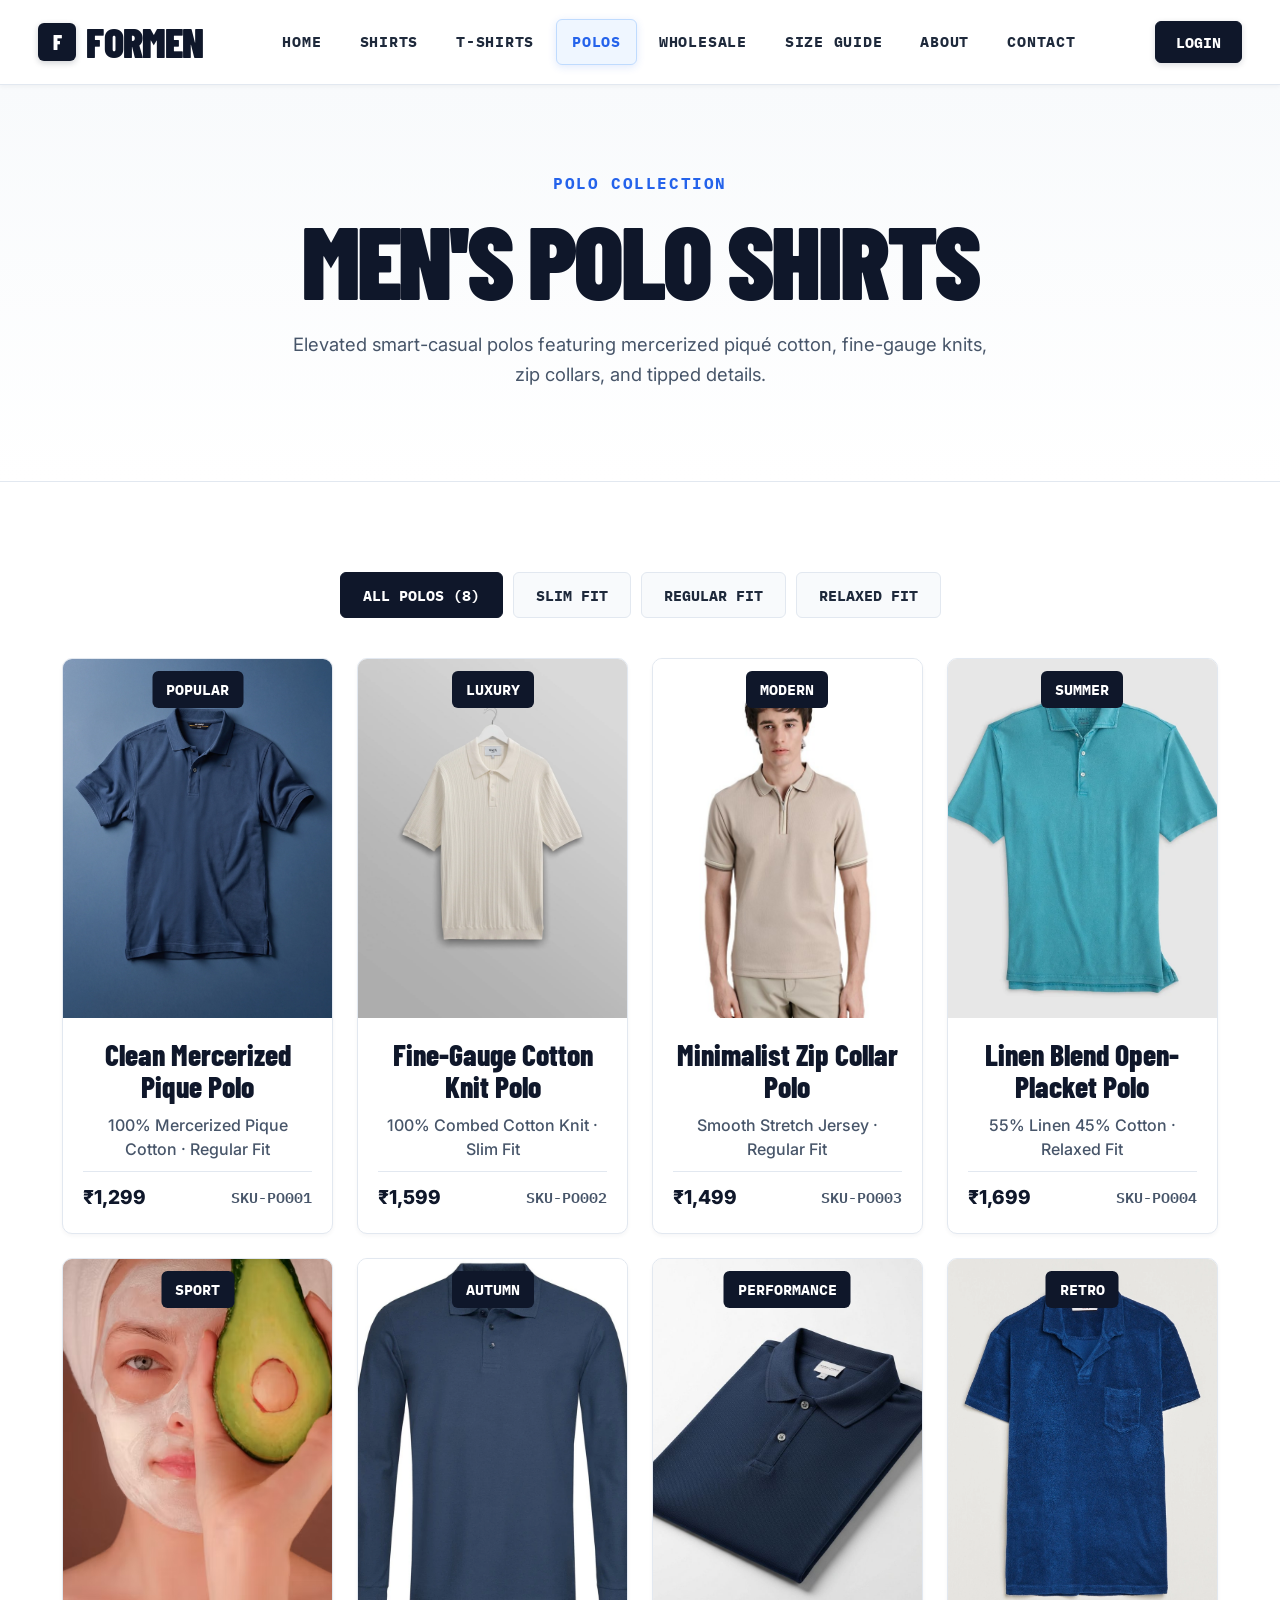
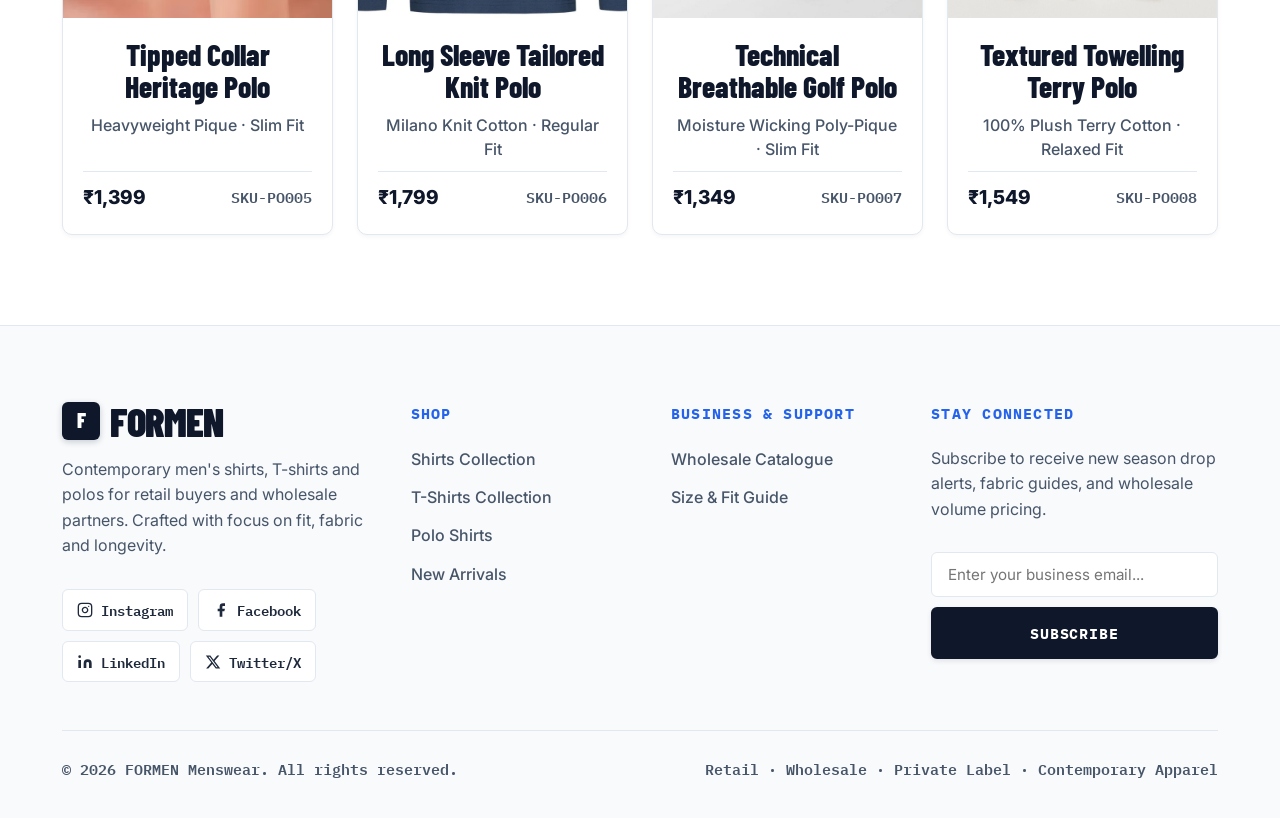
<file: polos.html>
<!doctype html>
<html lang="en">

<head>
  <meta charset="utf-8">
  <meta name="viewport" content="width=device-width,initial-scale=1">
  <meta name="description"
    content="Explore contemporary men's polo shirts including pique, mercerized knit, zip collar and performance polos.">
  <title>Polo Shirts Collection | FORMEN</title>
  <link rel="icon" type="image/svg+xml" href="images/favicon.svg">
  <link rel="alternate icon" href="images/favicon.svg">
  <link rel="stylesheet" href="css/style.css">
</head>

<body>

  <header class="site-header">
    <div class="container nav">
      <a class="brand" href="index.html">
        <span class="brand-icon">F</span> FORMEN
      </a>
      <nav class="nav-menu">
        <a href="index.html">Home</a>
        <a href="shirts.html">Shirts</a>
        <a href="tshirts.html">T-Shirts</a>
        <a href="polos.html" class="active">Polos</a>
        <a href="wholesale.html">Wholesale</a>
        <a href="size-guide.html">Size Guide</a>
        <a href="about.html">About</a>
        <a href="contact.html">Contact</a>
      </nav>
      <div class="nav-actions">
        <button class="utility-login" data-auth-toggle aria-label="Login">
          <span>Login</span>
        </button>
        <button class="menu-toggle" aria-label="Open navigation">☰</button>
      </div>
    </div>
    <div class="container mobile-menu">
      <a href="index.html">Home</a>
      <a href="shirts.html">Shirts</a>
      <a href="tshirts.html">T-Shirts</a>
      <a href="polos.html" class="active">Polos</a>
      <a href="wholesale.html">Wholesale</a>
      <a href="size-guide.html">Size Guide</a>
      <a href="about.html">About</a>
      <a href="contact.html">Contact</a>
      <a href="#" class="mobile-login-btn" data-auth-toggle>Login</a>
    </div>
  </header>

  <!-- Auth Modal Popup -->
  <div class="auth-modal-overlay" id="authModal">
    <div class="auth-modal">
      <button class="auth-close" data-auth-close aria-label="Close Modal">&times;</button>

      <div class="auth-tabs">
        <button class="auth-tab active" data-auth-tab="login">Sign In</button>
        <button class="auth-tab" data-auth-tab="signup">Create</button>
      </div>

      <form class="auth-form active" id="loginForm" data-demo>
        <div class="eyebrow" style="margin-bottom: 4px;">Welcome Back</div>
        <h2>Sign In to FORMEN</h2>
        <p class="muted" style="margin-bottom: 20px;">Access your orders, wholesale catalogues &amp; account settings.
        </p>

        <div class="field">
          <label>Email Address *</label>
          <input type="email" required placeholder="name@example.com">
        </div>
        <div class="field">
          <label>Password *</label>
          <input type="password" required placeholder="••••••••">
        </div>
        <div class="auth-options">
          <label class="checkbox-label">
            <input type="checkbox" checked> Remember me
          </label>
          <a href="#" class="forgot-link" data-action="Password reset link sent to your email.">Forgot Password?</a>
        </div>
        <button class="btn full-btn" type="submit">Sign In</button>
      </form>

      <form class="auth-form" id="signupForm" data-demo>
        <div class="eyebrow" style="margin-bottom: 4px;">Join FORMEN</div>
        <h2>Create an Account</h2>
        <p class="muted" style="margin-bottom: 20px;">Register for exclusive collections, wholesale pricing &amp; fast
          checkout.</p>

        <div class="field">
          <label>Full Name *</label>
          <input type="text" required placeholder="John Doe">
        </div>
        <div class="field">
          <label>Email Address *</label>
          <input type="email" required placeholder="name@example.com">
        </div>
        <div class="field">
          <label>Account Type</label>
          <select>
            <option>Retail Customer</option>
            <option>Wholesale Buyer / Reseller</option>
            <option>Private Label Partner</option>
          </select>
        </div>
        <div class="field">
          <label>Password *</label>
          <input type="password" required placeholder="••••••••">
        </div>
        <button class="btn full-btn" type="submit">Create Account</button>
      </form>
    </div>
  </div>

  <main>
    <section class="page-hero">
      <div class="container">
        <div class="eyebrow">Polo Collection</div>
        <h1>MEN'S POLO SHIRTS</h1>
        <p>Elevated smart-casual polos featuring mercerized piqué cotton, fine-gauge knits, zip collars, and tipped
          details.</p>
      </div>
    </section>

    <section class="section">
      <div class="container">
        <div class="filters">
          <button class="filter active" data-filter="all">All Polos (8)</button>
          <button class="filter" data-filter="slim">Slim Fit</button>
          <button class="filter" data-filter="regular">Regular Fit</button>
          <button class="filter" data-filter="relaxed">Relaxed Fit</button>
        </div>

        <div class="products">
          <article class="product" data-category="regular">
            <div class="product-img">
              <span class="tag">POPULAR</span>
              <img src="images/polos_clean_pique_polo.png"
                alt="Clean Pique Polo">
              <a class="quick" href="product.html">QUICK VIEW</a>
            </div>
            <div class="product-info">
              <h3>Clean Mercerized Pique Polo</h3>
              <p>100% Mercerized Pique Cotton · Regular Fit</p>
              <div class="price-row">
                <span class="price">₹1,299</span>
                <span class="code">SKU-PO001</span>
              </div>
            </div>
          </article>

          <article class="product" data-category="slim">
            <div class="product-img">
              <span class="tag">LUXURY</span>
              <img src="images/polos_fine_gauge_knit_polo.jpg"
                alt="Fine Gauge Knit Polo">
              <a class="quick" href="product.html">QUICK VIEW</a>
            </div>
            <div class="product-info">
              <h3>Fine-Gauge Cotton Knit Polo</h3>
              <p>100% Combed Cotton Knit · Slim Fit</p>
              <div class="price-row">
                <span class="price">₹1,599</span>
                <span class="code">SKU-PO002</span>
              </div>
            </div>
          </article>

          <article class="product" data-category="regular">
            <div class="product-img">
              <span class="tag">MODERN</span>
              <img src="images/polos_minimalist_zip_collar_polo.jpg"
                alt="Minimalist Zip Collar Polo">
              <a class="quick" href="product.html">QUICK VIEW</a>
            </div>
            <div class="product-info">
              <h3>Minimalist Zip Collar Polo</h3>
              <p>Smooth Stretch Jersey · Regular Fit</p>
              <div class="price-row">
                <span class="price">₹1,499</span>
                <span class="code">SKU-PO003</span>
              </div>
            </div>
          </article>

          <article class="product" data-category="relaxed">
            <div class="product-img">
              <span class="tag">SUMMER</span>
              <img src="images/polos_linen_blend_resort_polo.jpg"
                alt="Linen Blend Resort Polo">
              <a class="quick" href="product.html">QUICK VIEW</a>
            </div>
            <div class="product-info">
              <h3>Linen Blend Open-Placket Polo</h3>
              <p>55% Linen 45% Cotton · Relaxed Fit</p>
              <div class="price-row">
                <span class="price">₹1,699</span>
                <span class="code">SKU-PO004</span>
              </div>
            </div>
          </article>

          <article class="product" data-category="slim">
            <div class="product-img">
              <span class="tag">SPORT</span>
              <img src="images/polos_tipped_collar_heritage_polo.jpg"
                alt="Tipped Collar Heritage Polo">
              <a class="quick" href="product.html">QUICK VIEW</a>
            </div>
            <div class="product-info">
              <h3>Tipped Collar Heritage Polo</h3>
              <p>Heavyweight Pique · Slim Fit</p>
              <div class="price-row">
                <span class="price">₹1,399</span>
                <span class="code">SKU-PO005</span>
              </div>
            </div>
          </article>

          <article class="product" data-category="regular">
            <div class="product-img">
              <span class="tag">AUTUMN</span>
              <img src="images/polos_long_sleeve_knit_polo.jpg"
                alt="Long Sleeve Knit Polo">
              <a class="quick" href="product.html">QUICK VIEW</a>
            </div>
            <div class="product-info">
              <h3>Long Sleeve Tailored Knit Polo</h3>
              <p>Milano Knit Cotton · Regular Fit</p>
              <div class="price-row">
                <span class="price">₹1,799</span>
                <span class="code">SKU-PO006</span>
              </div>
            </div>
          </article>

          <article class="product" data-category="slim">
            <div class="product-img">
              <span class="tag">PERFORMANCE</span>
              <img src="images/polos_technical_golf_polo.jpg" alt="Technical Golf Polo">
              <a class="quick" href="product.html">QUICK VIEW</a>
            </div>
            <div class="product-info">
              <h3>Technical Breathable Golf Polo</h3>
              <p>Moisture Wicking Poly-Pique · Slim Fit</p>
              <div class="price-row">
                <span class="price">₹1,349</span>
                <span class="code">SKU-PO007</span>
              </div>
            </div>
          </article>

          <article class="product" data-category="relaxed">
            <div class="product-img">
              <span class="tag">RETRO</span>
              <img src="images/polos_textured_terry_cloth_polo.jpg"
                alt="Textured Terry Cloth Polo">
              <a class="quick" href="product.html">QUICK VIEW</a>
            </div>
            <div class="product-info">
              <h3>Textured Towelling Terry Polo</h3>
              <p>100% Plush Terry Cotton · Relaxed Fit</p>
              <div class="price-row">
                <span class="price">₹1,549</span>
                <span class="code">SKU-PO008</span>
              </div>
            </div>
          </article>
        </div>
      </div>
    </section>
  </main>

  <footer class="footer">
    <div class="container">
      <div class="footer-grid">
        <div class="footer-brand">
          <a class="brand" href="index.html">
            <span class="brand-icon">F</span> FORMEN
          </a>
          <p>Contemporary men's shirts, T-shirts and polos for retail buyers and wholesale partners. Crafted with focus
            on fit, fabric and longevity.</p>
          <div class="social-links">
            <a href="#" aria-label="Instagram" data-action="Follow FORMEN on Instagram"><svg width="16" height="16"
                viewBox="0 0 24 24" fill="none" stroke="currentColor" stroke-width="2" stroke-linecap="round"
                stroke-linejoin="round">
                <rect x="2" y="2" width="20" height="20" rx="5" ry="5"></rect>
                <path d="M16 11.37A4 4 0 1 1 12.63 8 4 4 0 0 1 16 11.37z"></path>
                <line x1="17.5" y1="6.5" x2="17.51" y2="6.5"></line>
              </svg> Instagram</a>
            <a href="#" aria-label="Facebook" data-action="Follow FORMEN on Facebook"><svg width="16" height="16"
                viewBox="0 0 24 24" fill="currentColor">
                <path d="M18 2h-3a5 5 0 0 0-5 5v3H7v4h3v8h4v-8h3l1-4h-4V7a1 1 0 0 1 1-1h3z"></path>
              </svg> Facebook</a>
            <a href="#" aria-label="LinkedIn" data-action="Connect on LinkedIn"><svg width="16" height="16"
                viewBox="0 0 24 24" fill="currentColor">
                <path d="M16 8a6 6 0 0 1 6 6v7h-4v-7a2 2 0 0 0-2-2 2 2 0 0 0-2 2v7h-4v-7a6 6 0 0 1 6-6z"></path>
                <rect x="2" y="9" width="4" height="12"></rect>
                <circle cx="4" cy="4" r="2"></circle>
              </svg> LinkedIn</a>
            <a href="#" aria-label="Twitter" data-action="Follow FORMEN on X / Twitter"><svg width="16" height="16"
                viewBox="0 0 24 24" fill="currentColor">
                <path
                  d="M18.244 2.25h3.308l-7.227 8.26 8.502 11.24H16.17l-5.214-6.817L4.99 21.75H1.68l7.73-8.835L1.254 2.25H8.08l4.713 6.231zm-1.161 17.52h1.833L7.084 4.126H5.117z">
                </path>
              </svg> Twitter/X</a>
          </div>
        </div>

        <div class="footer-col">
          <h4>SHOP</h4>
          <a href="shirts.html">Shirts Collection</a>
          <a href="tshirts.html">T-Shirts Collection</a>
          <a href="polos.html">Polo Shirts</a>
          <a href="index.html#new">New Arrivals</a>
        </div>

        <div class="footer-col">
          <h4>BUSINESS &amp; SUPPORT</h4>
          <a href="wholesale.html">Wholesale Catalogue</a>
          <a href="size-guide.html">Size &amp; Fit Guide</a>
        </div>

        <div class="footer-newsletter">
          <h4>STAY CONNECTED</h4>
          <p>Subscribe to receive new season drop alerts, fabric guides, and wholesale volume pricing.</p>
          <form class="newsletter-form" data-demo>
            <input type="email" required placeholder="Enter your business email...">
            <button class="btn" type="submit">Subscribe</button>
          </form>
        </div>
      </div>

      <div class="copyright">
        <span>© 2026 FORMEN Menswear. All rights reserved.</span>
        <span>Retail · Wholesale · Private Label · Contemporary Apparel</span>
      </div>
    </div>
  </footer>
  <div class="flash"></div>

  <script src="js/main.js"></script>
</body>

</html>
</file>
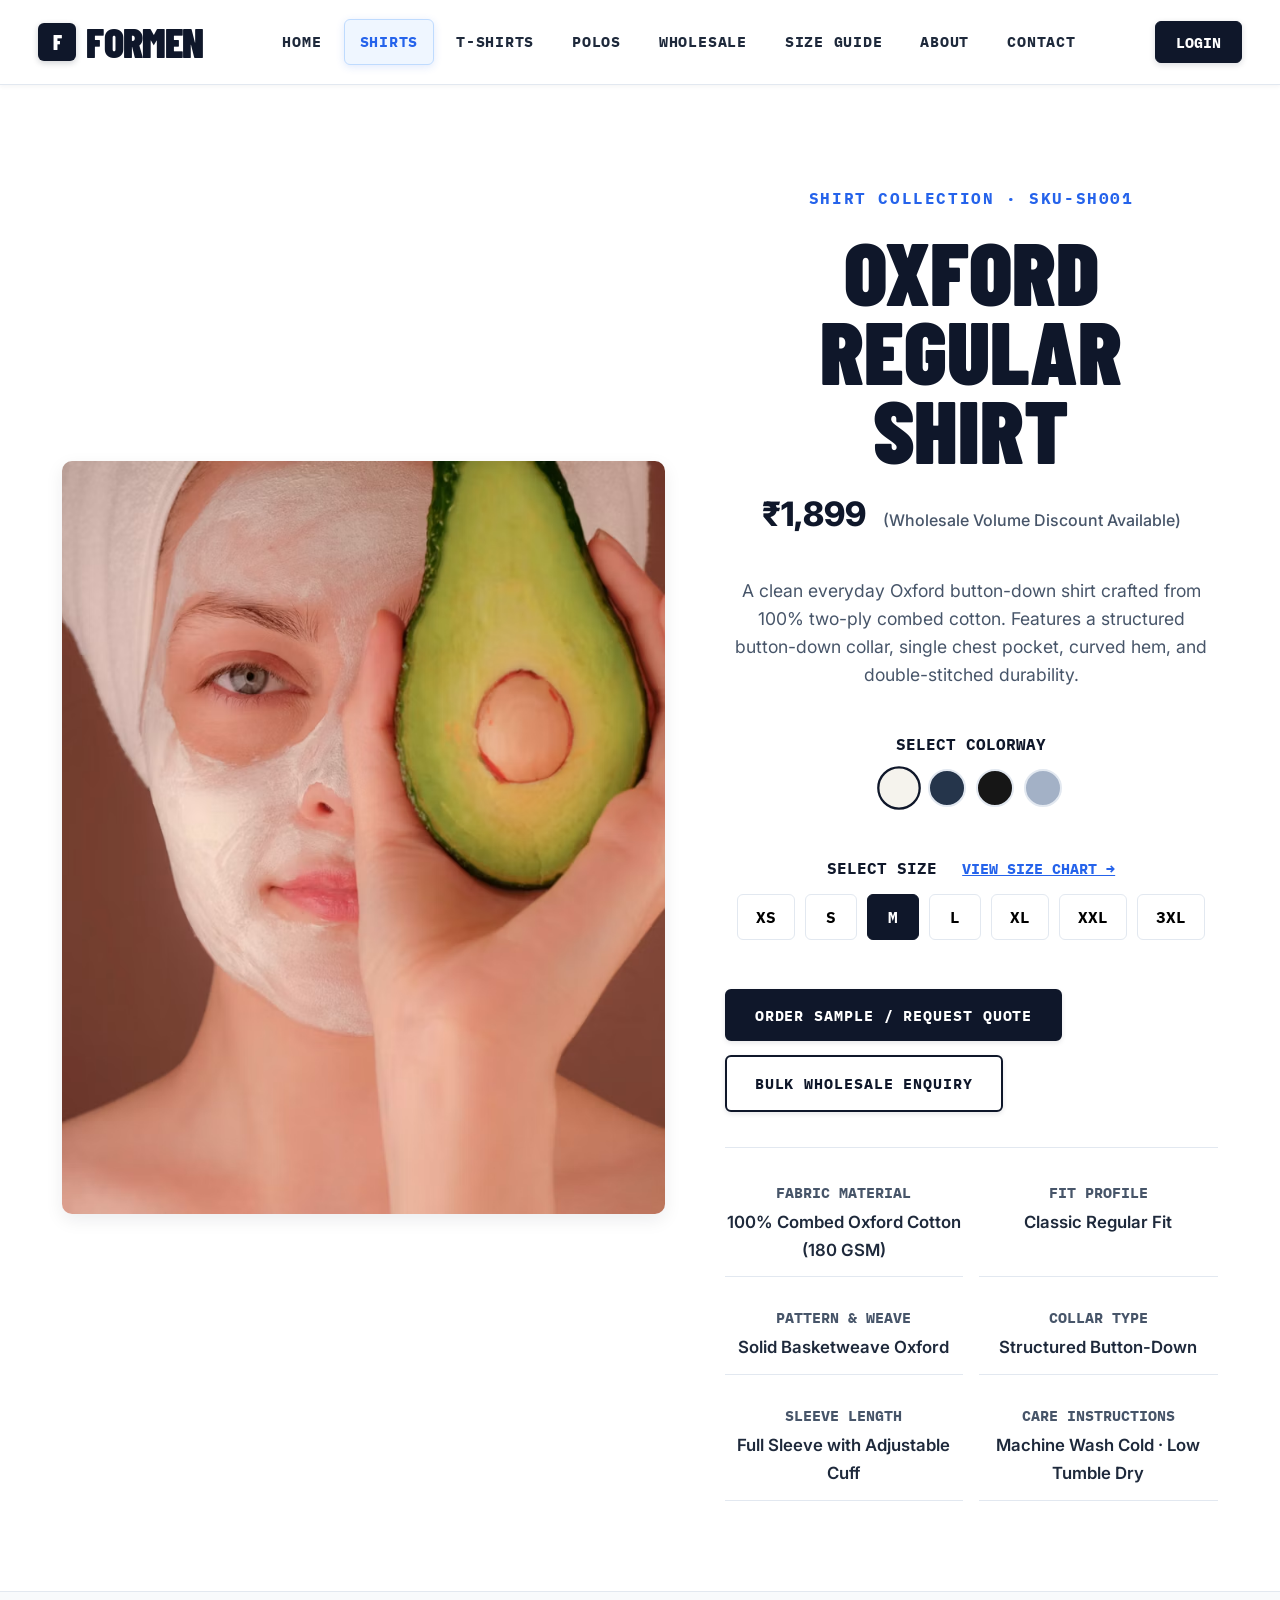
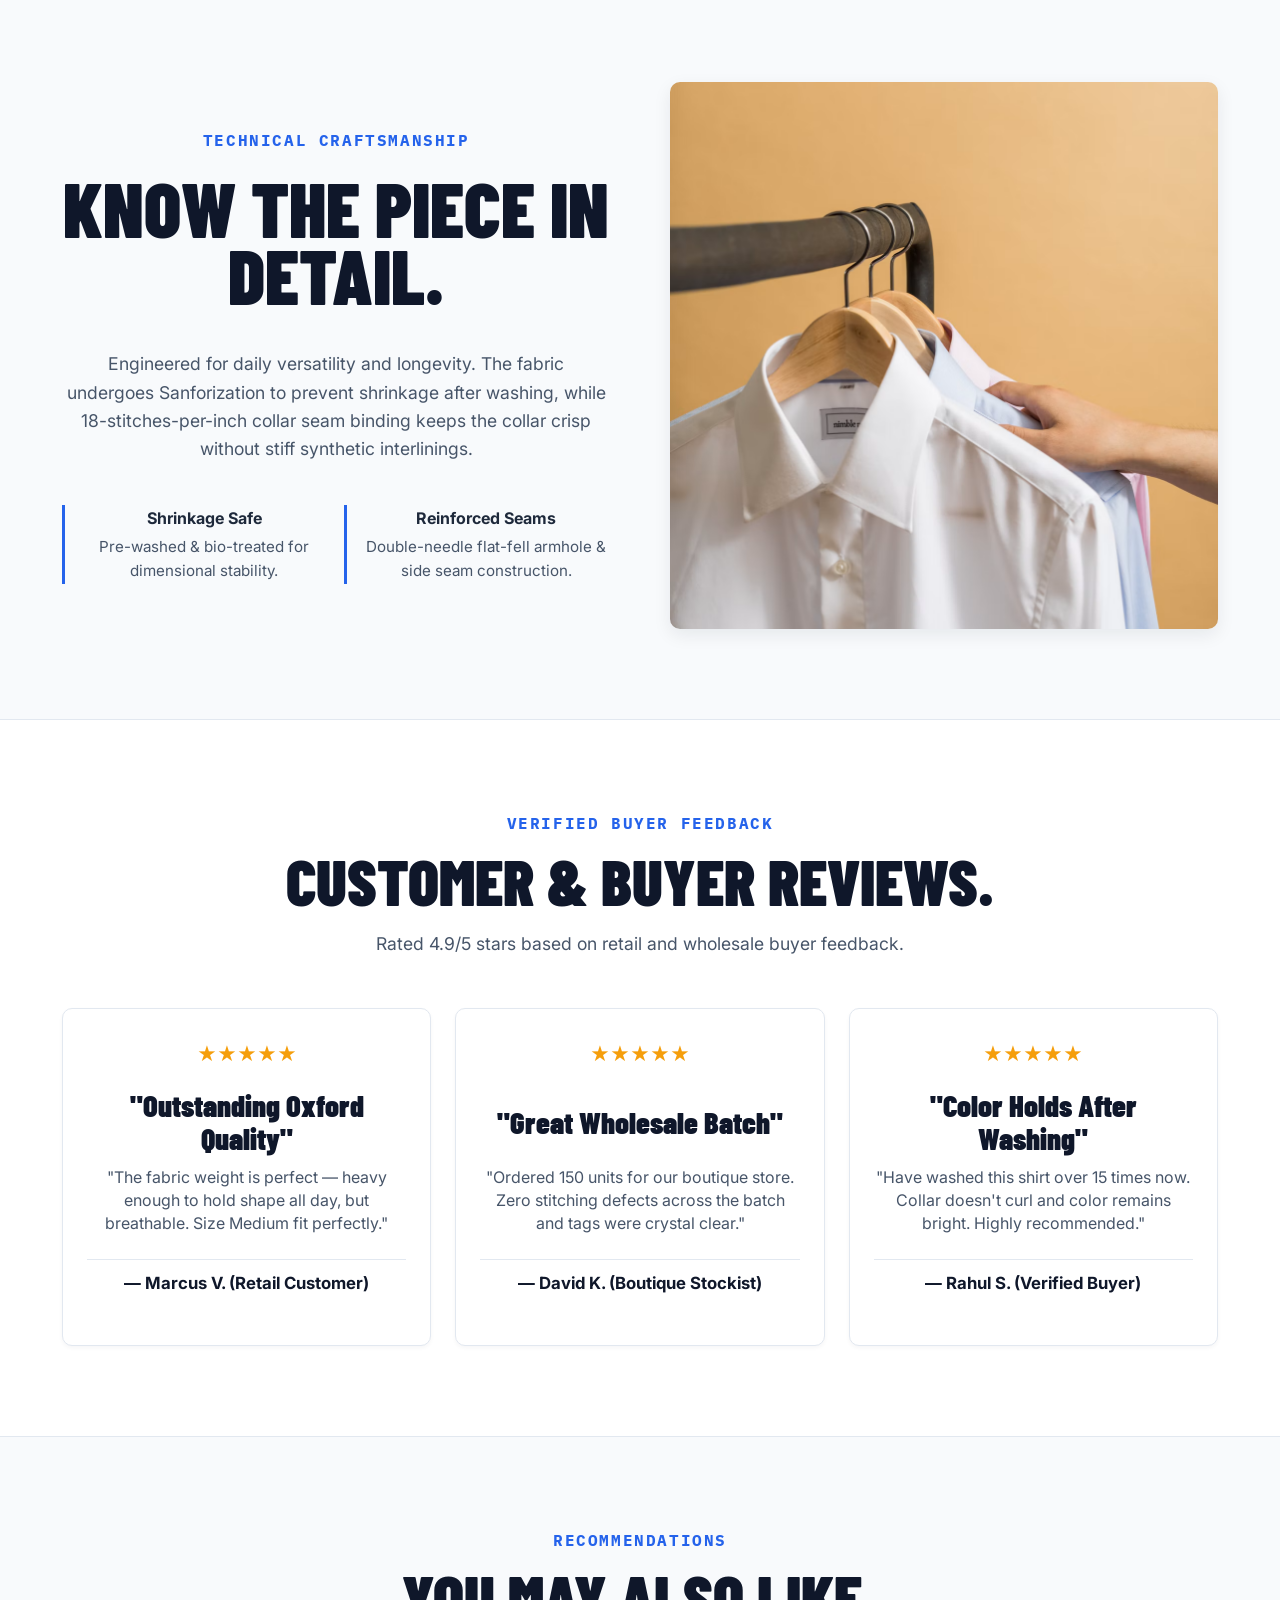
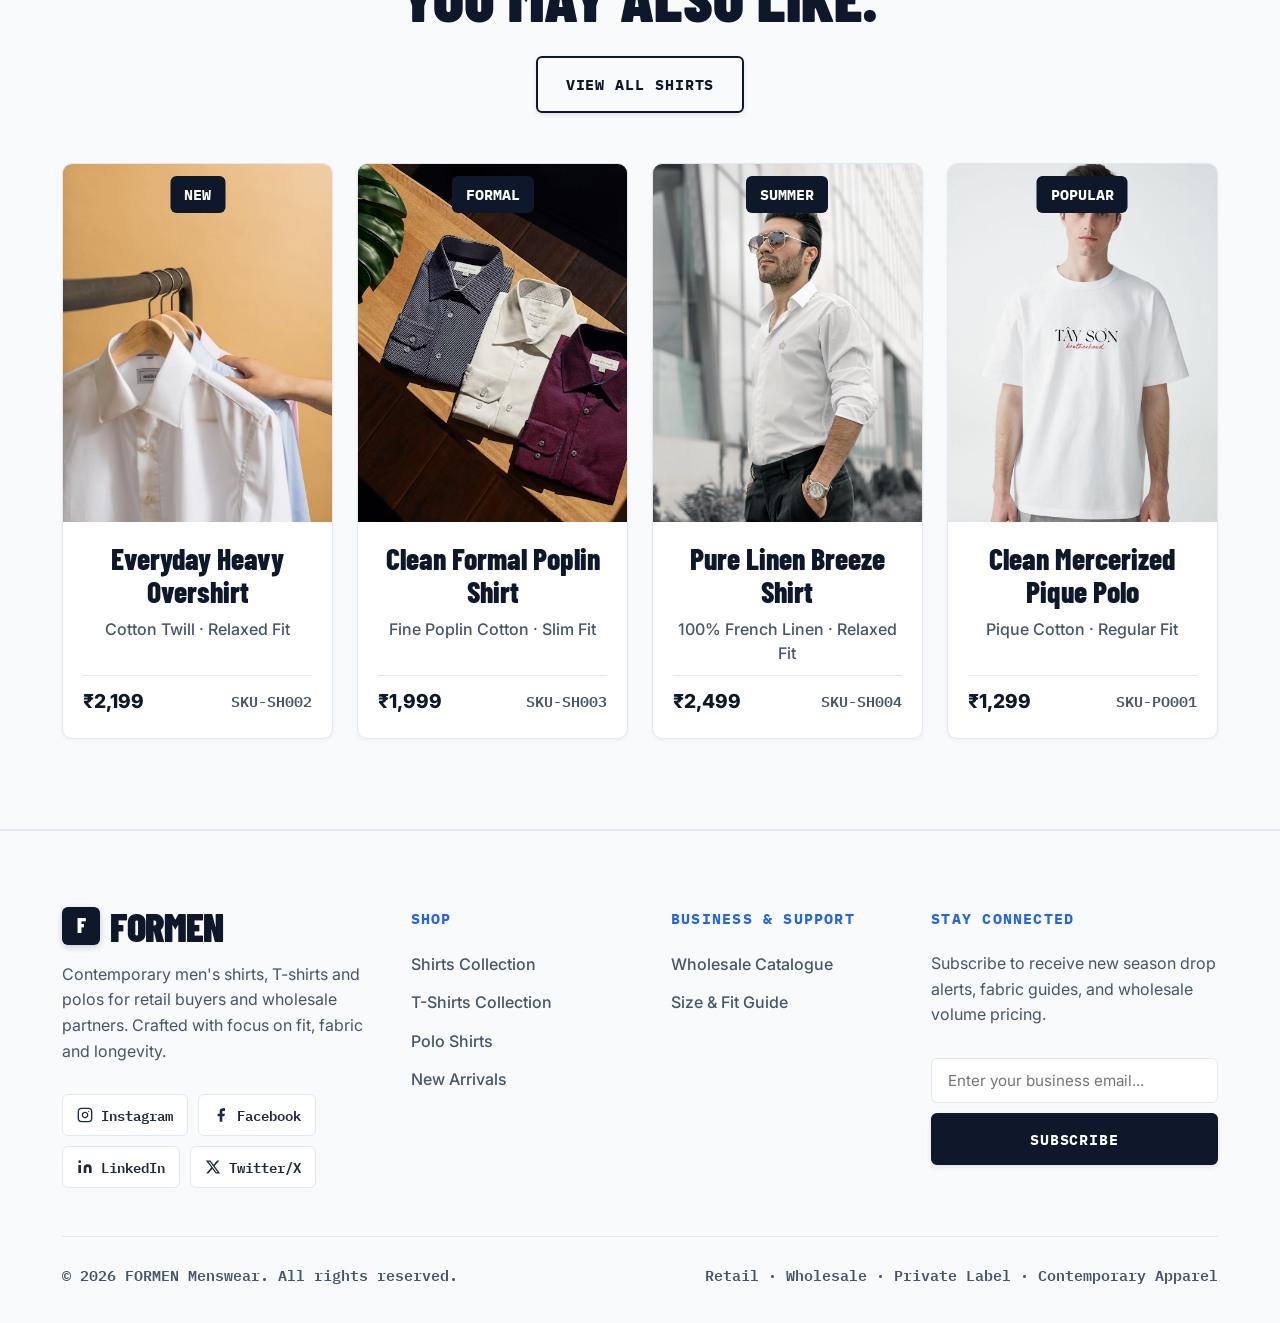
<file: product.html>
<!doctype html>
<html lang="en">

<head>
  <meta charset="utf-8">
  <meta name="viewport" content="width=device-width,initial-scale=1">
  <meta name="description"
    content="Oxford Regular Shirt product details, specifications, size selection, fabric composition and customer reviews.">
  <title>Oxford Regular Shirt | FORMEN</title>
  <link rel="icon" type="image/svg+xml" href="images/favicon.svg">
  <link rel="alternate icon" href="images/favicon.svg">
  <link rel="stylesheet" href="css/style.css">
</head>

<body>

  <header class="site-header">
    <div class="container nav">
      <a class="brand" href="index.html">
        <span class="brand-icon">F</span> FORMEN
      </a>
      <nav class="nav-menu">
        <a href="index.html">Home</a>
        <a href="shirts.html" class="active">Shirts</a>
        <a href="tshirts.html">T-Shirts</a>
        <a href="polos.html">Polos</a>
        <a href="wholesale.html">Wholesale</a>
        <a href="size-guide.html">Size Guide</a>
        <a href="about.html">About</a>
        <a href="contact.html">Contact</a>
      </nav>
      <div class="nav-actions">
        <button class="utility-login" data-auth-toggle aria-label="Login">
          <span>Login</span>
        </button>
        <button class="menu-toggle" aria-label="Open navigation">☰</button>
      </div>
    </div>
    <div class="container mobile-menu">
      <a href="index.html">Home</a>
      <a href="shirts.html" class="active">Shirts</a>
      <a href="tshirts.html">T-Shirts</a>
      <a href="polos.html">Polos</a>
      <a href="wholesale.html">Wholesale</a>
      <a href="size-guide.html">Size Guide</a>
      <a href="about.html">About</a>
      <a href="contact.html">Contact</a>
      <a href="#" class="mobile-login-btn" data-auth-toggle>Login</a>
    </div>
  </header>

  <!-- Auth Modal Popup -->
  <div class="auth-modal-overlay" id="authModal">
    <div class="auth-modal">
      <button class="auth-close" data-auth-close aria-label="Close Modal">&times;</button>

      <div class="auth-tabs">
        <button class="auth-tab active" data-auth-tab="login">Sign In</button>
        <button class="auth-tab" data-auth-tab="signup">Create</button>
      </div>

      <form class="auth-form active" id="loginForm" data-demo>
        <div class="eyebrow" style="margin-bottom: 4px;">Welcome Back</div>
        <h2>Sign In to FORMEN</h2>
        <p class="muted" style="margin-bottom: 20px;">Access your orders, wholesale catalogues &amp; account settings.
        </p>

        <div class="field">
          <label>Email Address *</label>
          <input type="email" required placeholder="name@example.com">
        </div>
        <div class="field">
          <label>Password *</label>
          <input type="password" required placeholder="••••••••">
        </div>
        <div class="auth-options">
          <label class="checkbox-label">
            <input type="checkbox" checked> Remember me
          </label>
          <a href="#" class="forgot-link" data-action="Password reset link sent to your email.">Forgot Password?</a>
        </div>
        <button class="btn full-btn" type="submit">Sign In</button>
      </form>

      <form class="auth-form" id="signupForm" data-demo>
        <div class="eyebrow" style="margin-bottom: 4px;">Join FORMEN</div>
        <h2>Create an Account</h2>
        <p class="muted" style="margin-bottom: 20px;">Register for exclusive collections, wholesale pricing &amp; fast
          checkout.</p>

        <div class="field">
          <label>Full Name *</label>
          <input type="text" required placeholder="John Doe">
        </div>
        <div class="field">
          <label>Email Address *</label>
          <input type="email" required placeholder="name@example.com">
        </div>
        <div class="field">
          <label>Account Type</label>
          <select>
            <option>Retail Customer</option>
            <option>Wholesale Buyer / Reseller</option>
            <option>Private Label Partner</option>
          </select>
        </div>
        <div class="field">
          <label>Password *</label>
          <input type="password" required placeholder="••••••••">
        </div>
        <button class="btn full-btn" type="submit">Create Account</button>
      </form>
    </div>
  </div>

  <main>
    <section class="section">
      <div class="container product-detail">
        <div class="detail-image">
          <img src="images/product_oxford_regular_shirt_front_view.jpg"
            alt="Oxford Regular Shirt Front View">
        </div>

        <div class="detail-copy">
          <div class="eyebrow">Shirt Collection · SKU-SH001</div>
          <h1>OXFORD REGULAR SHIRT</h1>
          <div class="price-big">₹1,899 <span
              style="font-size: 1rem; font-weight: 500; color: var(--muted); margin-left: 10px;">(Wholesale Volume
              Discount Available)</span></div>
          <p class="muted" style="font-size: 1.1rem; line-height: 1.6;">A clean everyday Oxford button-down shirt
            crafted from 100% two-ply combed cotton. Features a structured button-down collar, single chest pocket,
            curved hem, and double-stitched durability.</p>

          <div class="options">
            <div class="option-title">Select Colorway</div>
            <div class="swatches">
              <button class="swatch selected" style="background: #f5f3ed;" title="Classic White"></button>
              <button class="swatch" style="background: #25354b;" title="Navy Blue"></button>
              <button class="swatch" style="background: #161616;" title="Jet Black"></button>
              <button class="swatch" style="background: #a3b1c6;" title="Sky Blue"></button>
            </div>
          </div>

          <div class="options">
            <div class="option-title">Select Size <a href="size-guide.html"
                style="color: var(--rust); font-size: 0.95rem; text-decoration: underline; margin-left: 15px;">View Size
                Chart →</a></div>
            <div class="sizes">
              <button class="size" data-size>XS</button>
              <button class="size" data-size>S</button>
              <button class="size selected" data-size>M</button>
              <button class="size" data-size>L</button>
              <button class="size" data-size>XL</button>
              <button class="size" data-size>XXL</button>
              <button class="size" data-size>3XL</button>
            </div>
          </div>

          <div class="btn-group" style="justify-content: flex-start; margin-top: 25px;">
            <button class="btn" data-action="Sample order enquiry initiated for Oxford Regular Shirt!">Order Sample /
              Request Quote</button>
            <a class="btn outline" href="wholesale.html">Bulk Wholesale Enquiry</a>
          </div>

          <div class="detail-meta">
            <div class="meta"><small>Fabric Material</small>100% Combed Oxford Cotton (180 GSM)</div>
            <div class="meta"><small>Fit Profile</small>Classic Regular Fit</div>
            <div class="meta"><small>Pattern &amp; Weave</small>Solid Basketweave Oxford</div>
            <div class="meta"><small>Collar Type</small>Structured Button-Down</div>
            <div class="meta"><small>Sleeve Length</small>Full Sleeve with Adjustable Cuff</div>
            <div class="meta"><small>Care Instructions</small>Machine Wash Cold · Low Tumble Dry</div>
          </div>
        </div>
      </div>
    </section>

    <section class="section bg-light">
      <div class="container split">
        <div>
          <div class="eyebrow">Technical Craftsmanship</div>
          <h2>KNOW THE PIECE IN DETAIL.</h2>
          <p class="muted" style="font-size: 1.1rem;">Engineered for daily versatility and longevity. The fabric
            undergoes Sanforization to prevent shrinkage after washing, while 18-stitches-per-inch collar seam binding
            keeps the collar crisp without stiff synthetic interlinings.</p>

          <div style="margin-top: 24px; display: grid; grid-template-columns: 1fr 1fr; gap: 16px;">
            <div style="border-left: 3px solid var(--rust); padding-left: 15px;">
              <strong>Shrinkage Safe</strong>
              <p class="muted" style="font-size: 0.95rem; margin: 4px 0 0;">Pre-washed &amp; bio-treated for dimensional
                stability.</p>
            </div>
            <div style="border-left: 3px solid var(--rust); padding-left: 15px;">
              <strong>Reinforced Seams</strong>
              <p class="muted" style="font-size: 0.95rem; margin: 4px 0 0;">Double-needle flat-fell armhole &amp; side
                seam construction.</p>
            </div>
          </div>
        </div>
        <img src="images/product_mens_shirt_detail_craftsmanship.jpg"
          alt="Men's shirt detail craftsmanship">
      </div>
    </section>

    <section class="section">
      <div class="container">
        <div class="section-head">
          <div>
            <div class="eyebrow">Verified Buyer Feedback</div>
            <h2>CUSTOMER &amp; BUYER REVIEWS.</h2>
          </div>
          <p>Rated 4.9/5 stars based on retail and wholesale buyer feedback.</p>
        </div>

        <div class="contact-info-cards" style="grid-template-columns: repeat(3, 1fr);">
          <div class="info-card">
            <div style="color: #f59e0b; font-size: 1.2rem; margin-bottom: 8px;">★★★★★</div>
            <h4>"Outstanding Oxford Quality"</h4>
            <p>"The fabric weight is perfect — heavy enough to hold shape all day, but breathable. Size Medium fit
              perfectly."</p>
            <p style="margin-top: 14px; font-weight: 700; color: var(--ink);">— Marcus V. (Retail Customer)</p>
          </div>
          <div class="info-card">
            <div style="color: #f59e0b; font-size: 1.2rem; margin-bottom: 8px;">★★★★★</div>
            <h4>"Great Wholesale Batch"</h4>
            <p>"Ordered 150 units for our boutique store. Zero stitching defects across the batch and tags were crystal
              clear."</p>
            <p style="margin-top: 14px; font-weight: 700; color: var(--ink);">— David K. (Boutique Stockist)</p>
          </div>
          <div class="info-card">
            <div style="color: #f59e0b; font-size: 1.2rem; margin-bottom: 8px;">★★★★★</div>
            <h4>"Color Holds After Washing"</h4>
            <p>"Have washed this shirt over 15 times now. Collar doesn't curl and color remains bright. Highly
              recommended."</p>
            <p style="margin-top: 14px; font-weight: 700; color: var(--ink);">— Rahul S. (Verified Buyer)</p>
          </div>
        </div>
      </div>
    </section>

    <section class="section bg-light">
      <div class="container">
        <div class="section-head">
          <div>
            <div class="eyebrow">Recommendations</div>
            <h2>YOU MAY ALSO LIKE.</h2>
          </div>
          <a class="btn outline" href="shirts.html">View All Shirts</a>
        </div>

        <div class="products">
          <article class="product">
            <div class="product-img">
              <span class="tag">NEW</span>
              <img src="images/product_everyday_overshirt.jpg"
                alt="Everyday Overshirt">
              <a class="quick" href="product.html">QUICK VIEW</a>
            </div>
            <div class="product-info">
              <h3>Everyday Heavy Overshirt</h3>
              <p>Cotton Twill · Relaxed Fit</p>
              <div class="price-row">
                <span class="price">₹2,199</span>
                <span class="code">SKU-SH002</span>
              </div>
            </div>
          </article>

          <article class="product">
            <div class="product-img">
              <span class="tag">FORMAL</span>
              <img src="images/product_clean_formal_poplin_shirt.jpg"
                alt="Clean Formal Poplin Shirt">
              <a class="quick" href="product.html">QUICK VIEW</a>
            </div>
            <div class="product-info">
              <h3>Clean Formal Poplin Shirt</h3>
              <p>Fine Poplin Cotton · Slim Fit</p>
              <div class="price-row">
                <span class="price">₹1,999</span>
                <span class="code">SKU-SH003</span>
              </div>
            </div>
          </article>

          <article class="product">
            <div class="product-img">
              <span class="tag">SUMMER</span>
              <img src="images/product_pure_linen_summer_shirt.jpg"
                alt="Pure Linen Summer Shirt">
              <a class="quick" href="product.html">QUICK VIEW</a>
            </div>
            <div class="product-info">
              <h3>Pure Linen Breeze Shirt</h3>
              <p>100% French Linen · Relaxed Fit</p>
              <div class="price-row">
                <span class="price">₹2,499</span>
                <span class="code">SKU-SH004</span>
              </div>
            </div>
          </article>

          <article class="product">
            <div class="product-img">
              <span class="tag">POPULAR</span>
              <img src="images/product_clean_mercerized_pique_polo.jpg"
                alt="Clean Mercerized Pique Polo">
              <a class="quick" href="polos.html">QUICK VIEW</a>
            </div>
            <div class="product-info">
              <h3>Clean Mercerized Pique Polo</h3>
              <p>Pique Cotton · Regular Fit</p>
              <div class="price-row">
                <span class="price">₹1,299</span>
                <span class="code">SKU-PO001</span>
              </div>
            </div>
          </article>
        </div>
      </div>
    </section>
  </main>

  <footer class="footer">
    <div class="container">
      <div class="footer-grid">
        <div class="footer-brand">
          <a class="brand" href="index.html">
            <span class="brand-icon">F</span> FORMEN
          </a>
          <p>Contemporary men's shirts, T-shirts and polos for retail buyers and wholesale partners. Crafted with focus
            on fit, fabric and longevity.</p>
          <div class="social-links">
            <a href="#" aria-label="Instagram" data-action="Follow FORMEN on Instagram"><svg width="16" height="16" viewBox="0 0 24 24" fill="none" stroke="currentColor" stroke-width="2" stroke-linecap="round" stroke-linejoin="round"><rect x="2" y="2" width="20" height="20" rx="5" ry="5"></rect><path d="M16 11.37A4 4 0 1 1 12.63 8 4 4 0 0 1 16 11.37z"></path><line x1="17.5" y1="6.5" x2="17.51" y2="6.5"></line></svg> Instagram</a>
            <a href="#" aria-label="Facebook" data-action="Follow FORMEN on Facebook"><svg width="16" height="16" viewBox="0 0 24 24" fill="currentColor"><path d="M18 2h-3a5 5 0 0 0-5 5v3H7v4h3v8h4v-8h3l1-4h-4V7a1 1 0 0 1 1-1h3z"></path></svg> Facebook</a>
            <a href="#" aria-label="LinkedIn" data-action="Connect on LinkedIn"><svg width="16" height="16" viewBox="0 0 24 24" fill="currentColor"><path d="M16 8a6 6 0 0 1 6 6v7h-4v-7a2 2 0 0 0-2-2 2 2 0 0 0-2 2v7h-4v-7a6 6 0 0 1 6-6z"></path><rect x="2" y="9" width="4" height="12"></rect><circle cx="4" cy="4" r="2"></circle></svg> LinkedIn</a>
            <a href="#" aria-label="Twitter" data-action="Follow FORMEN on X / Twitter"><svg width="16" height="16" viewBox="0 0 24 24" fill="currentColor"><path d="M18.244 2.25h3.308l-7.227 8.26 8.502 11.24H16.17l-5.214-6.817L4.99 21.75H1.68l7.73-8.835L1.254 2.25H8.08l4.713 6.231zm-1.161 17.52h1.833L7.084 4.126H5.117z"></path></svg> Twitter/X</a>
          </div>
        </div>

        <div class="footer-col">
          <h4>SHOP</h4>
          <a href="shirts.html">Shirts Collection</a>
          <a href="tshirts.html">T-Shirts Collection</a>
          <a href="polos.html">Polo Shirts</a>
          <a href="index.html#new">New Arrivals</a>
        </div>

        <div class="footer-col">
          <h4>BUSINESS &amp; SUPPORT</h4>
          <a href="wholesale.html">Wholesale Catalogue</a>
          <a href="size-guide.html">Size &amp; Fit Guide</a>
        </div>

        <div class="footer-newsletter">
          <h4>STAY CONNECTED</h4>
          <p>Subscribe to receive new season drop alerts, fabric guides, and wholesale volume pricing.</p>
          <form class="newsletter-form" data-demo>
            <input type="email" required placeholder="Enter your business email...">
            <button class="btn" type="submit">Subscribe</button>
          </form>
        </div>
      </div>

      <div class="copyright">
        <span>© 2026 FORMEN Menswear. All rights reserved.</span>
        <span>Retail · Wholesale · Private Label · Contemporary Apparel</span>
      </div>
    </div>
  </footer>
  <div class="flash"></div>

  <script src="js/main.js"></script>
</body>

</html>
</file>
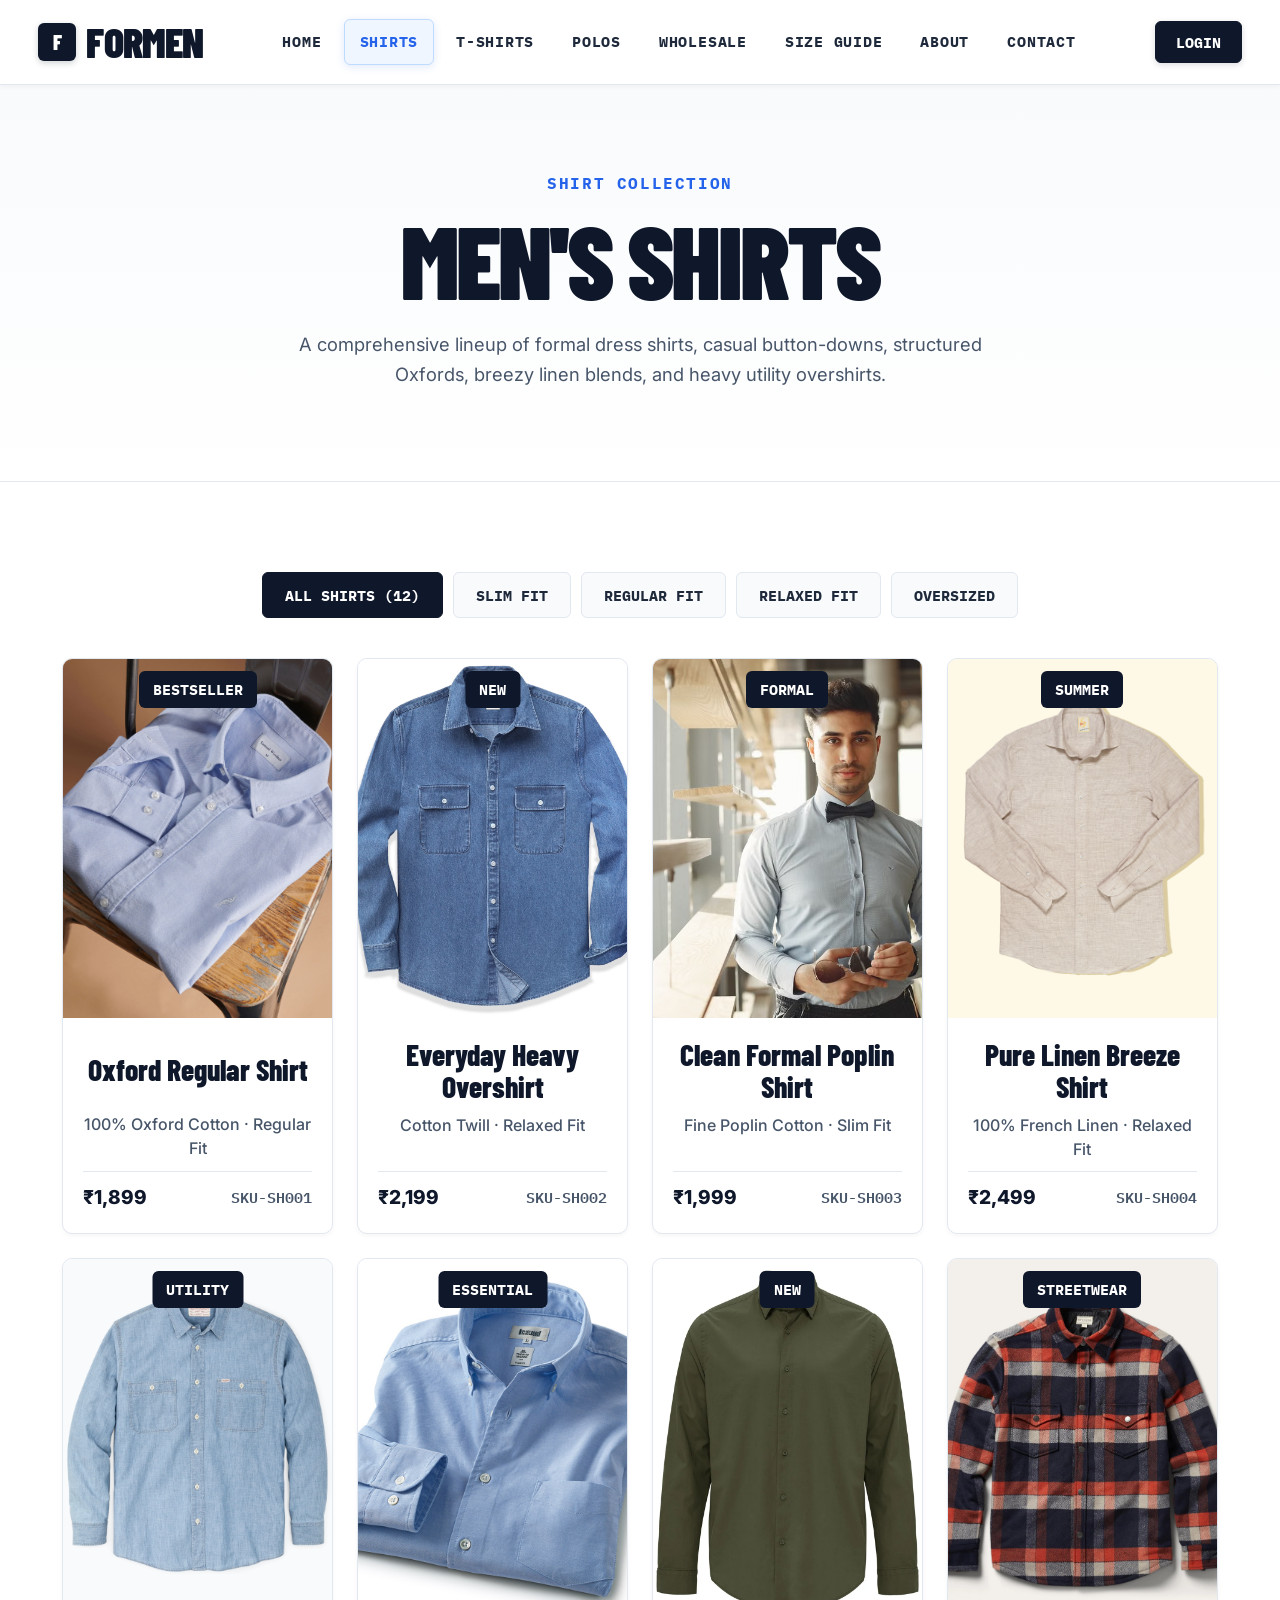
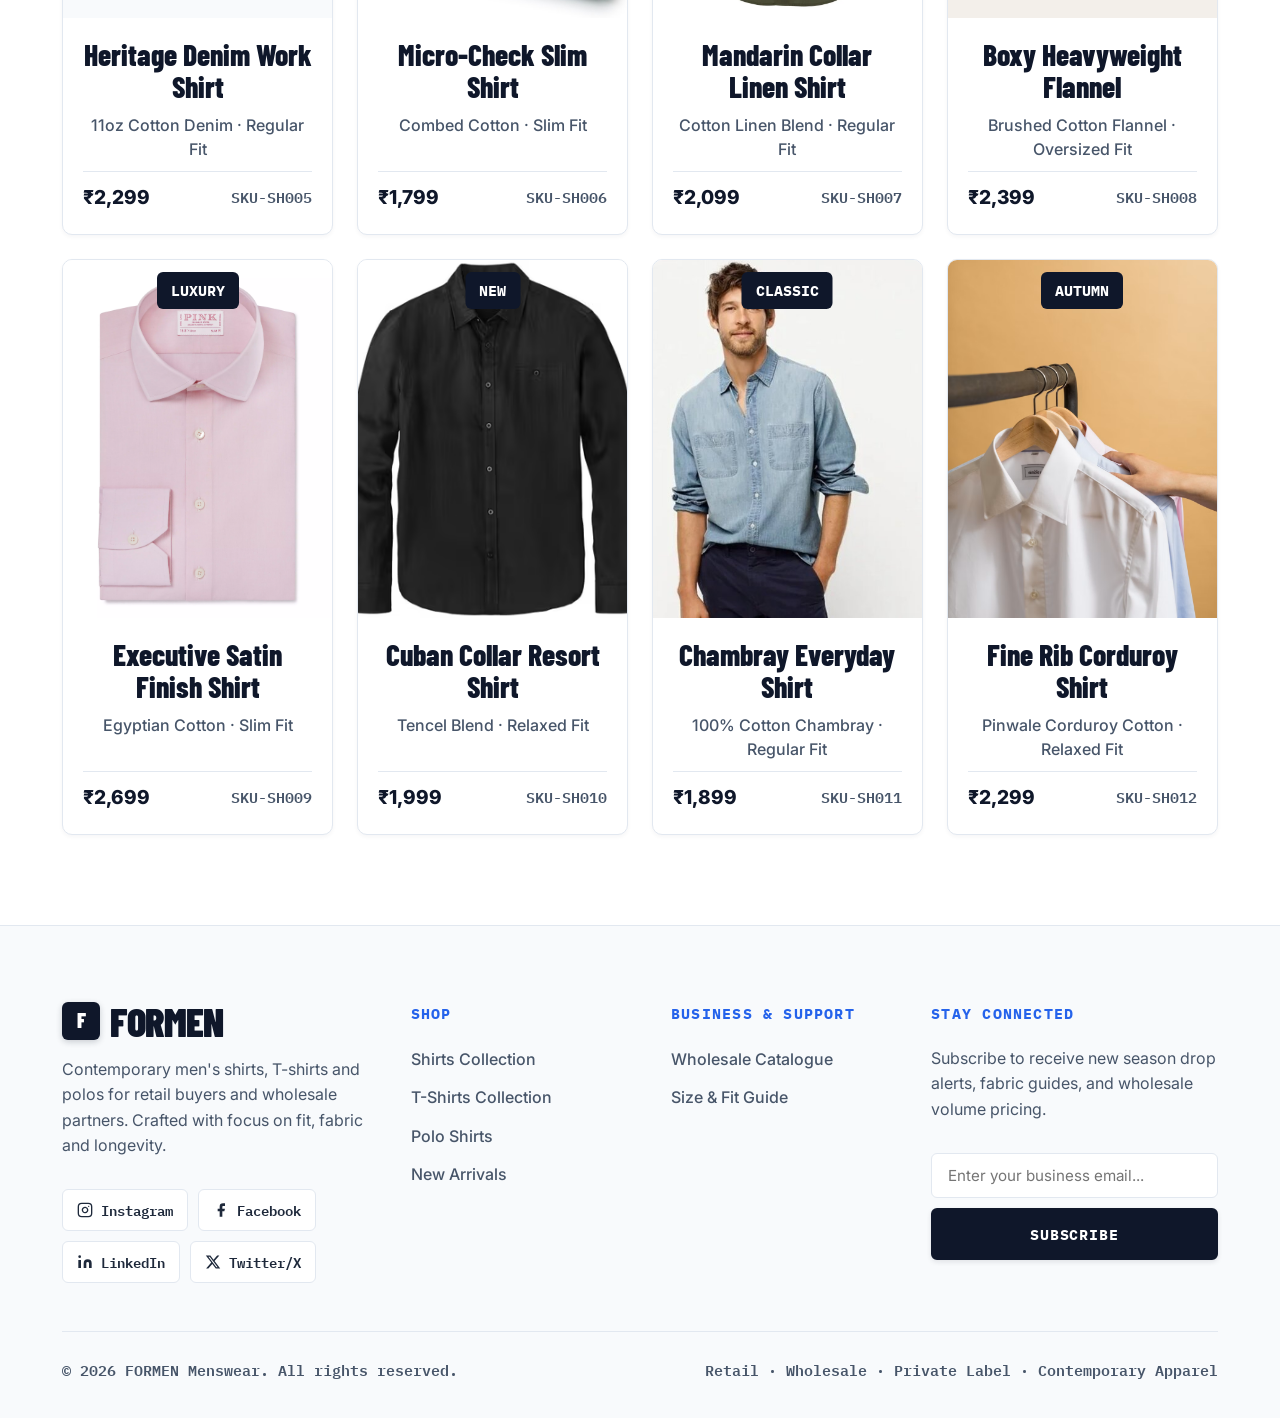
<file: shirts.html>
<!doctype html>
<html lang="en">

<head>
  <meta charset="utf-8">
  <meta name="viewport" content="width=device-width,initial-scale=1">
  <meta name="description"
    content="Explore contemporary men's shirts including casual, formal, Oxford, and linen shirts.">
  <title>Shirts Collection | FORMEN</title>
  <link rel="icon" type="image/svg+xml" href="images/favicon.svg">
  <link rel="alternate icon" href="images/favicon.svg">
  <link rel="stylesheet" href="css/style.css">
</head>

<body>

  <header class="site-header">
    <div class="container nav">
      <a class="brand" href="index.html">
        <span class="brand-icon">F</span> FORMEN
      </a>
      <nav class="nav-menu">
        <a href="index.html">Home</a>
        <a href="shirts.html" class="active">Shirts</a>
        <a href="tshirts.html">T-Shirts</a>
        <a href="polos.html">Polos</a>
        <a href="wholesale.html">Wholesale</a>
        <a href="size-guide.html">Size Guide</a>
        <a href="about.html">About</a>
        <a href="contact.html">Contact</a>
      </nav>
      <div class="nav-actions">
        <button class="utility-login" data-auth-toggle aria-label="Login">
          <span>Login</span>
        </button>
        <button class="menu-toggle" aria-label="Open navigation">☰</button>
      </div>
    </div>
    <div class="container mobile-menu">
      <a href="index.html">Home</a>
      <a href="shirts.html" class="active">Shirts</a>
      <a href="tshirts.html">T-Shirts</a>
      <a href="polos.html">Polos</a>
      <a href="wholesale.html">Wholesale</a>
      <a href="size-guide.html">Size Guide</a>
      <a href="about.html">About</a>
      <a href="contact.html">Contact</a>
      <a href="#" class="mobile-login-btn" data-auth-toggle>Login</a>
    </div>
  </header>

  <!-- Auth Modal Popup -->
  <div class="auth-modal-overlay" id="authModal">
    <div class="auth-modal">
      <button class="auth-close" data-auth-close aria-label="Close Modal">&times;</button>

      <div class="auth-tabs">
        <button class="auth-tab active" data-auth-tab="login">Sign In</button>
        <button class="auth-tab" data-auth-tab="signup">Create</button>
      </div>

      <form class="auth-form active" id="loginForm" data-demo>
        <div class="eyebrow" style="margin-bottom: 4px;">Welcome Back</div>
        <h2>Sign In to FORMEN</h2>
        <p class="muted" style="margin-bottom: 20px;">Access your orders, wholesale catalogues &amp; account settings.
        </p>

        <div class="field">
          <label>Email Address *</label>
          <input type="email" required placeholder="name@example.com">
        </div>
        <div class="field">
          <label>Password *</label>
          <input type="password" required placeholder="••••••••">
        </div>
        <div class="auth-options">
          <label class="checkbox-label">
            <input type="checkbox" checked> Remember me
          </label>
          <a href="#" class="forgot-link" data-action="Password reset link sent to your email.">Forgot Password?</a>
        </div>
        <button class="btn full-btn" type="submit">Sign In</button>
      </form>

      <form class="auth-form" id="signupForm" data-demo>
        <div class="eyebrow" style="margin-bottom: 4px;">Join FORMEN</div>
        <h2>Create an Account</h2>
        <p class="muted" style="margin-bottom: 20px;">Register for exclusive collections, wholesale pricing &amp; fast
          checkout.</p>

        <div class="field">
          <label>Full Name *</label>
          <input type="text" required placeholder="John Doe">
        </div>
        <div class="field">
          <label>Email Address *</label>
          <input type="email" required placeholder="name@example.com">
        </div>
        <div class="field">
          <label>Account Type</label>
          <select>
            <option>Retail Customer</option>
            <option>Wholesale Buyer / Reseller</option>
            <option>Private Label Partner</option>
          </select>
        </div>
        <div class="field">
          <label>Password *</label>
          <input type="password" required placeholder="••••••••">
        </div>
        <button class="btn full-btn" type="submit">Create Account</button>
      </form>
    </div>
  </div>

  <main>
    <section class="page-hero">
      <div class="container">
        <div class="eyebrow">Shirt Collection</div>
        <h1>MEN'S SHIRTS</h1>
        <p>A comprehensive lineup of formal dress shirts, casual button-downs, structured Oxfords, breezy linen blends,
          and heavy utility overshirts.</p>
      </div>
    </section>

    <section class="section">
      <div class="container">
        <div class="filters">
          <button class="filter active" data-filter="all">All Shirts (12)</button>
          <button class="filter" data-filter="slim">Slim Fit</button>
          <button class="filter" data-filter="regular">Regular Fit</button>
          <button class="filter" data-filter="relaxed">Relaxed Fit</button>
          <button class="filter" data-filter="oversized">Oversized</button>
        </div>

        <div class="products">
          <article class="product" data-category="regular">
            <div class="product-img">
              <span class="tag">BESTSELLER</span>
              <img src="images/shirts_oxford_regular_shirt.jpg"
                alt="Oxford Regular Shirt">
              <a class="quick" href="product.html">QUICK VIEW</a>
            </div>
            <div class="product-info">
              <h3>Oxford Regular Shirt</h3>
              <p>100% Oxford Cotton · Regular Fit</p>
              <div class="price-row">
                <span class="price">₹1,899</span>
                <span class="code">SKU-SH001</span>
              </div>
            </div>
          </article>

          <article class="product" data-category="relaxed oversized">
            <div class="product-img">
              <span class="tag">NEW</span>
              <img src="images/shirts_everyday_overshirt.jpg"
                alt="Everyday Overshirt">
              <a class="quick" href="product.html">QUICK VIEW</a>
            </div>
            <div class="product-info">
              <h3>Everyday Heavy Overshirt</h3>
              <p>Cotton Twill · Relaxed Fit</p>
              <div class="price-row">
                <span class="price">₹2,199</span>
                <span class="code">SKU-SH002</span>
              </div>
            </div>
          </article>

          <article class="product" data-category="slim">
            <div class="product-img">
              <span class="tag">FORMAL</span>
              <img src="images/shirts_clean_formal_poplin_shirt.jpg"
                alt="Clean Formal Poplin Shirt">
              <a class="quick" href="product.html">QUICK VIEW</a>
            </div>
            <div class="product-info">
              <h3>Clean Formal Poplin Shirt</h3>
              <p>Fine Poplin Cotton · Slim Fit</p>
              <div class="price-row">
                <span class="price">₹1,999</span>
                <span class="code">SKU-SH003</span>
              </div>
            </div>
          </article>

          <article class="product" data-category="relaxed">
            <div class="product-img">
              <span class="tag">SUMMER</span>
              <img src="images/shirts_pure_linen_summer_shirt.png"
                alt="Pure Linen Summer Shirt">
              <a class="quick" href="product.html">QUICK VIEW</a>
            </div>
            <div class="product-info">
              <h3>Pure Linen Breeze Shirt</h3>
              <p>100% French Linen · Relaxed Fit</p>
              <div class="price-row">
                <span class="price">₹2,499</span>
                <span class="code">SKU-SH004</span>
              </div>
            </div>
          </article>

          <article class="product" data-category="regular">
            <div class="product-img">
              <span class="tag">UTILITY</span>
              <img src="images/shirts_denim_work_shirt.png"
                alt="Denim Work Shirt">
              <a class="quick" href="product.html">QUICK VIEW</a>
            </div>
            <div class="product-info">
              <h3>Heritage Denim Work Shirt</h3>
              <p>11oz Cotton Denim · Regular Fit</p>
              <div class="price-row">
                <span class="price">₹2,299</span>
                <span class="code">SKU-SH005</span>
              </div>
            </div>
          </article>

          <article class="product" data-category="slim">
            <div class="product-img">
              <span class="tag">ESSENTIAL</span>
              <img src="images/shirts_essential_slim_shirt.jpg"
                alt="Essential Slim Shirt">
              <a class="quick" href="product.html">QUICK VIEW</a>
            </div>
            <div class="product-info">
              <h3>Micro-Check Slim Shirt</h3>
              <p>Combed Cotton · Slim Fit</p>
              <div class="price-row">
                <span class="price">₹1,799</span>
                <span class="code">SKU-SH006</span>
              </div>
            </div>
          </article>

          <article class="product" data-category="regular">
            <div class="product-img">
              <span class="tag">NEW</span>
              <img src="images/shirts_mandarin_collar_shirt.jpg"
                alt="Mandarin Collar Shirt">
              <a class="quick" href="product.html">QUICK VIEW</a>
            </div>
            <div class="product-info">
              <h3>Mandarin Collar Linen Shirt</h3>
              <p>Cotton Linen Blend · Regular Fit</p>
              <div class="price-row">
                <span class="price">₹2,099</span>
                <span class="code">SKU-SH007</span>
              </div>
            </div>
          </article>

          <article class="product" data-category="oversized">
            <div class="product-img">
              <span class="tag">STREETWEAR</span>
              <img src="images/shirts_boxy_flannel_shirt.jpg"
                alt="Boxy Flannel Shirt">
              <a class="quick" href="product.html">QUICK VIEW</a>
            </div>
            <div class="product-info">
              <h3>Boxy Heavyweight Flannel</h3>
              <p>Brushed Cotton Flannel · Oversized Fit</p>
              <div class="price-row">
                <span class="price">₹2,399</span>
                <span class="code">SKU-SH008</span>
              </div>
            </div>
          </article>

          <article class="product" data-category="slim">
            <div class="product-img">
              <span class="tag">LUXURY</span>
              <img src="images/shirts_executive_satin_finish_shirt.webp"
                alt="Executive Satin Finish Shirt">
              <a class="quick" href="product.html">QUICK VIEW</a>
            </div>
            <div class="product-info">
              <h3>Executive Satin Finish Shirt</h3>
              <p>Egyptian Cotton · Slim Fit</p>
              <div class="price-row">
                <span class="price">₹2,699</span>
                <span class="code">SKU-SH009</span>
              </div>
            </div>
          </article>

          <article class="product" data-category="relaxed">
            <div class="product-img">
              <span class="tag">NEW</span>
              <img src="images/shirts_cuban_collar_resort_shirt.jpg"
                alt="Cuban Collar Resort Shirt">
              <a class="quick" href="product.html">QUICK VIEW</a>
            </div>
            <div class="product-info">
              <h3>Cuban Collar Resort Shirt</h3>
              <p>Tencel Blend · Relaxed Fit</p>
              <div class="price-row">
                <span class="price">₹1,999</span>
                <span class="code">SKU-SH010</span>
              </div>
            </div>
          </article>

          <article class="product" data-category="regular">
            <div class="product-img">
              <span class="tag">CLASSIC</span>
              <img src="images/shirts_chambray_everyday_shirt.jpg"
                alt="Chambray Everyday Shirt">
              <a class="quick" href="product.html">QUICK VIEW</a>
            </div>
            <div class="product-info">
              <h3>Chambray Everyday Shirt</h3>
              <p>100% Cotton Chambray · Regular Fit</p>
              <div class="price-row">
                <span class="price">₹1,899</span>
                <span class="code">SKU-SH011</span>
              </div>
            </div>
          </article>

          <article class="product" data-category="relaxed">
            <div class="product-img">
              <span class="tag">AUTUMN</span>
              <img src="images/shirts_fine_rib_corduroy_shirt.jpg" alt="Fine Rib Corduroy Shirt">
              <a class="quick" href="product.html">QUICK VIEW</a>
            </div>
            <div class="product-info">
              <h3>Fine Rib Corduroy Shirt</h3>
              <p>Pinwale Corduroy Cotton · Relaxed Fit</p>
              <div class="price-row">
                <span class="price">₹2,299</span>
                <span class="code">SKU-SH012</span>
              </div>
            </div>
          </article>
        </div>
      </div>
    </section>
  </main>

  <footer class="footer">
    <div class="container">
      <div class="footer-grid">
        <div class="footer-brand">
          <a class="brand" href="index.html">
            <span class="brand-icon">F</span> FORMEN
          </a>
          <p>Contemporary men's shirts, T-shirts and polos for retail buyers and wholesale partners. Crafted with focus
            on fit, fabric and longevity.</p>
          <div class="social-links">
            <a href="#" aria-label="Instagram" data-action="Follow FORMEN on Instagram"><svg width="16" height="16"
                viewBox="0 0 24 24" fill="none" stroke="currentColor" stroke-width="2" stroke-linecap="round"
                stroke-linejoin="round">
                <rect x="2" y="2" width="20" height="20" rx="5" ry="5"></rect>
                <path d="M16 11.37A4 4 0 1 1 12.63 8 4 4 0 0 1 16 11.37z"></path>
                <line x1="17.5" y1="6.5" x2="17.51" y2="6.5"></line>
              </svg> Instagram</a>
            <a href="#" aria-label="Facebook" data-action="Follow FORMEN on Facebook"><svg width="16" height="16"
                viewBox="0 0 24 24" fill="currentColor">
                <path d="M18 2h-3a5 5 0 0 0-5 5v3H7v4h3v8h4v-8h3l1-4h-4V7a1 1 0 0 1 1-1h3z"></path>
              </svg> Facebook</a>
            <a href="#" aria-label="LinkedIn" data-action="Connect on LinkedIn"><svg width="16" height="16"
                viewBox="0 0 24 24" fill="currentColor">
                <path d="M16 8a6 6 0 0 1 6 6v7h-4v-7a2 2 0 0 0-2-2 2 2 0 0 0-2 2v7h-4v-7a6 6 0 0 1 6-6z"></path>
                <rect x="2" y="9" width="4" height="12"></rect>
                <circle cx="4" cy="4" r="2"></circle>
              </svg> LinkedIn</a>
            <a href="#" aria-label="Twitter" data-action="Follow FORMEN on X / Twitter"><svg width="16" height="16"
                viewBox="0 0 24 24" fill="currentColor">
                <path
                  d="M18.244 2.25h3.308l-7.227 8.26 8.502 11.24H16.17l-5.214-6.817L4.99 21.75H1.68l7.73-8.835L1.254 2.25H8.08l4.713 6.231zm-1.161 17.52h1.833L7.084 4.126H5.117z">
                </path>
              </svg> Twitter/X</a>
          </div>
        </div>

        <div class="footer-col">
          <h4>SHOP</h4>
          <a href="shirts.html">Shirts Collection</a>
          <a href="tshirts.html">T-Shirts Collection</a>
          <a href="polos.html">Polo Shirts</a>
          <a href="index.html#new">New Arrivals</a>
        </div>

        <div class="footer-col">
          <h4>BUSINESS &amp; SUPPORT</h4>
          <a href="wholesale.html">Wholesale Catalogue</a>
          <a href="size-guide.html">Size &amp; Fit Guide</a>
        </div>

        <div class="footer-newsletter">
          <h4>STAY CONNECTED</h4>
          <p>Subscribe to receive new season drop alerts, fabric guides, and wholesale volume pricing.</p>
          <form class="newsletter-form" data-demo>
            <input type="email" required placeholder="Enter your business email...">
            <button class="btn" type="submit">Subscribe</button>
          </form>
        </div>
      </div>

      <div class="copyright">
        <span>© 2026 FORMEN Menswear. All rights reserved.</span>
        <span>Retail · Wholesale · Private Label · Contemporary Apparel</span>
      </div>
    </div>
  </footer>
  <div class="flash"></div>

  <script src="js/main.js"></script>
</body>

</html>
</file>
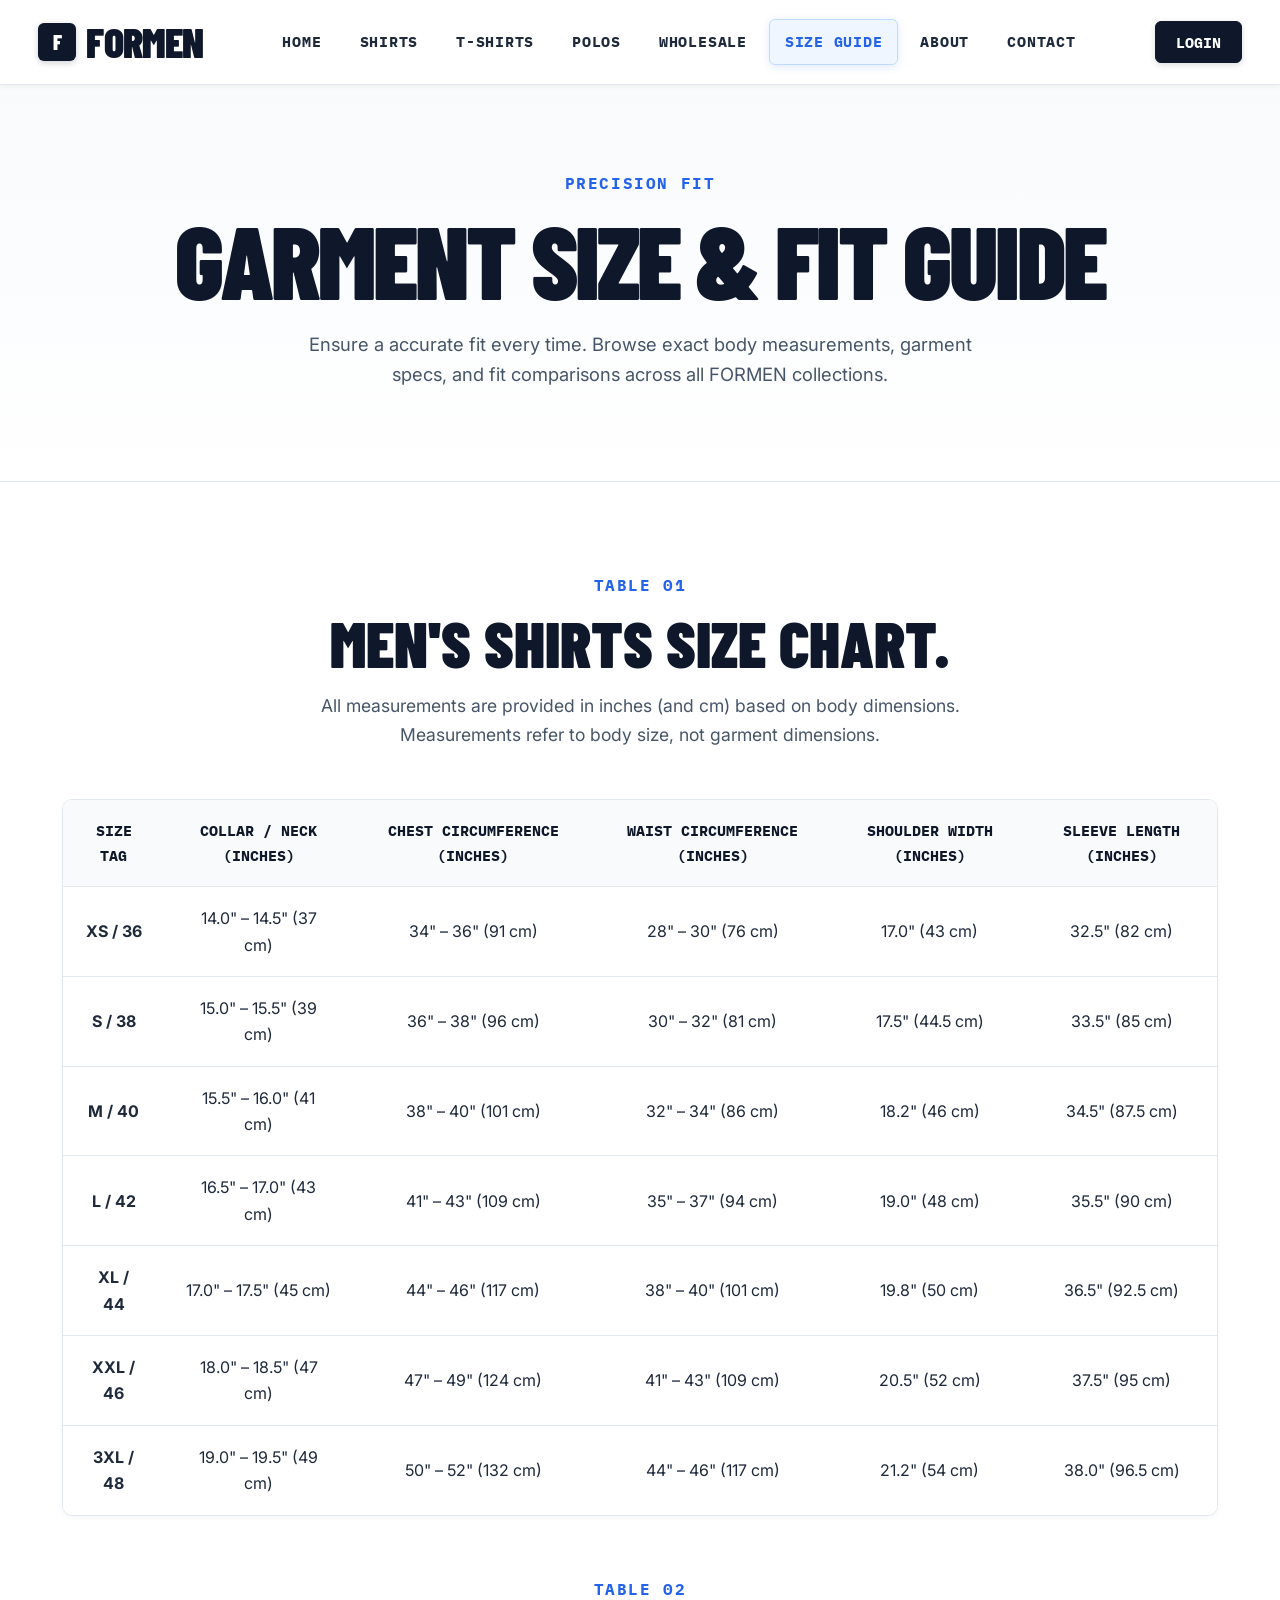
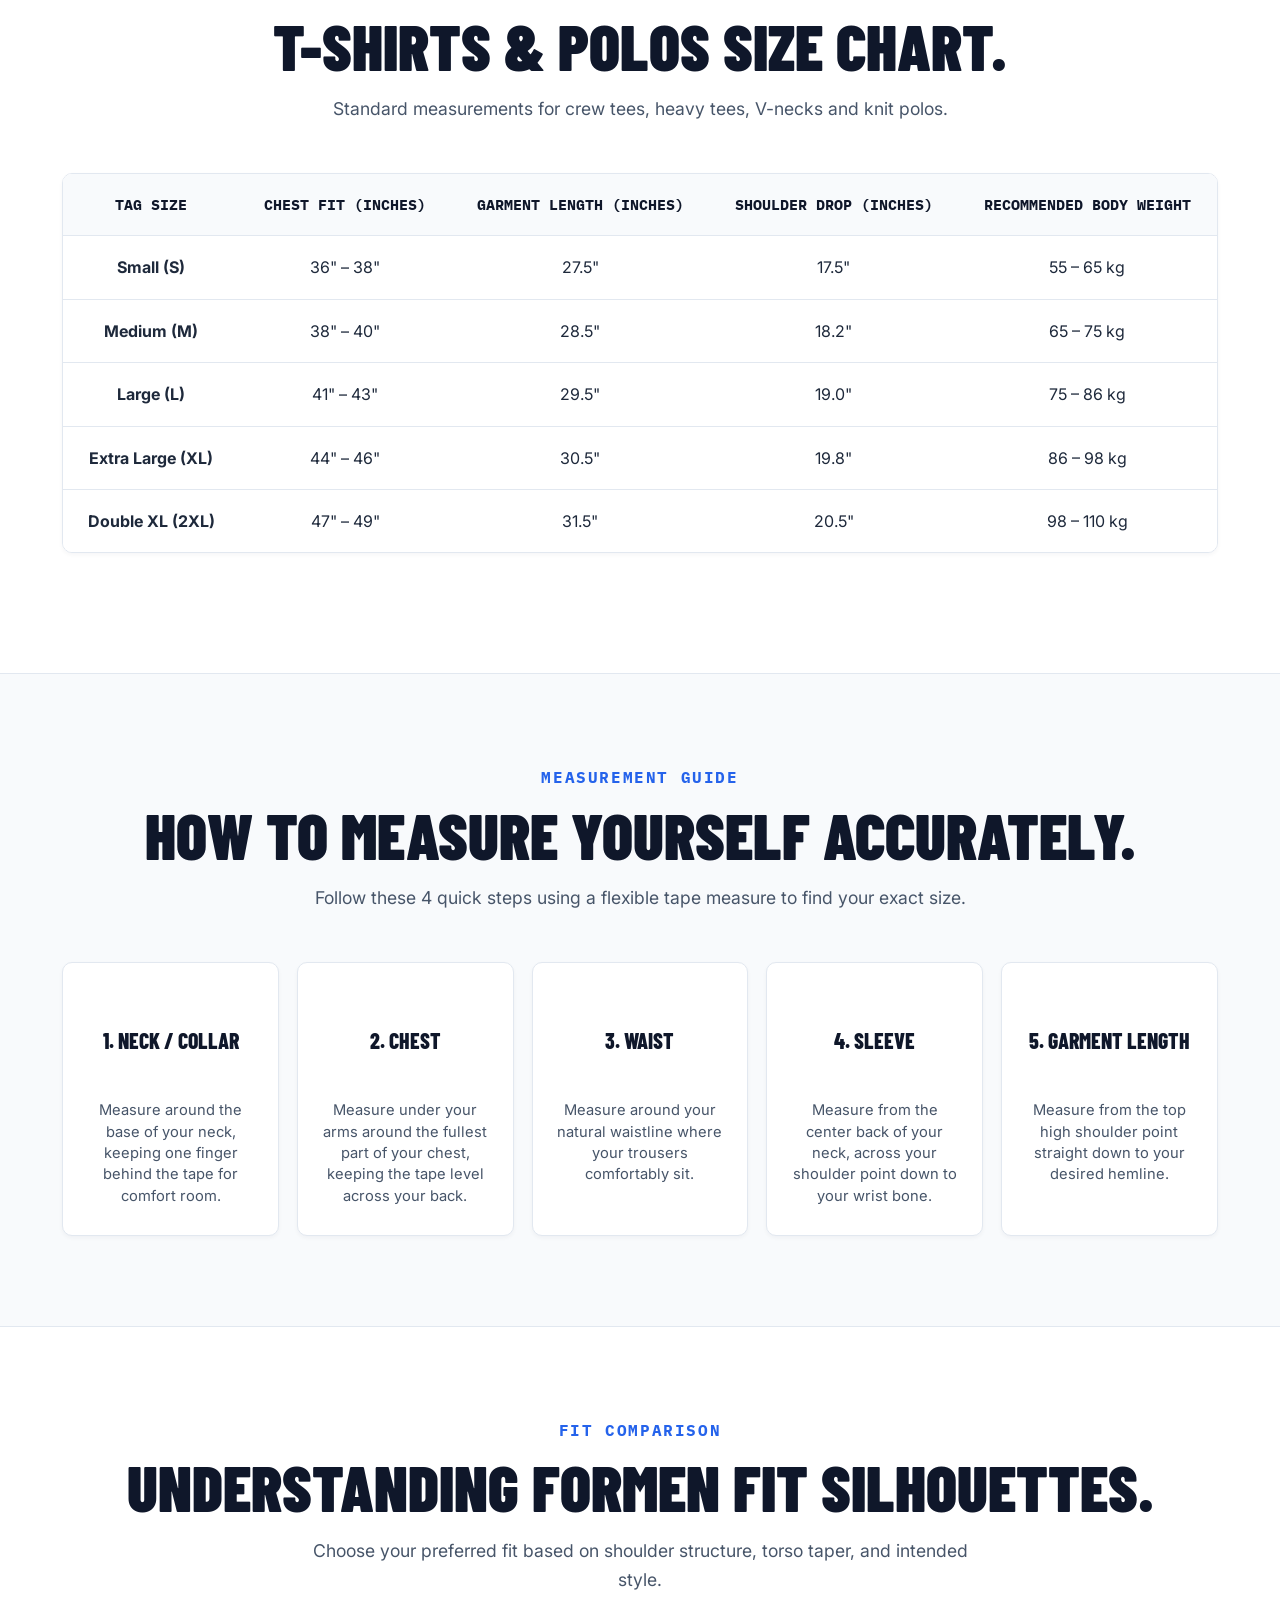
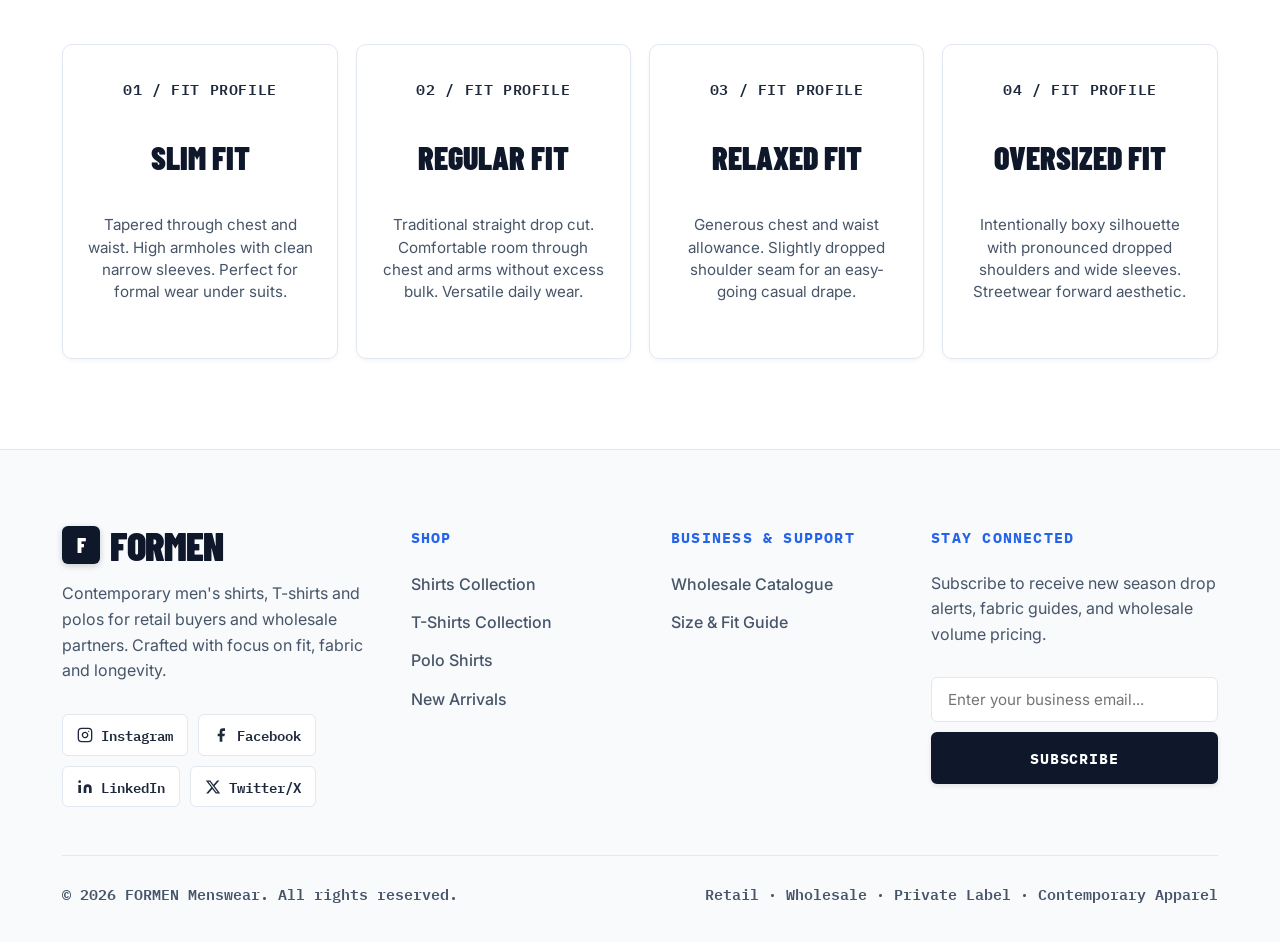
<file: size-guide.html>
<!doctype html>
<html lang="en">

<head>
  <meta charset="utf-8">
  <meta name="viewport" content="width=device-width,initial-scale=1">
  <meta name="description"
    content="Comprehensive men's shirt, T-shirt and polo size guide, measurements and fit comparison chart.">
  <title>Size &amp; Fit Guide | FORMEN</title>
  <link rel="icon" type="image/svg+xml" href="images/favicon.svg">
  <link rel="alternate icon" href="images/favicon.svg">
  <link rel="stylesheet" href="css/style.css">
</head>

<body>

  <header class="site-header">
    <div class="container nav">
      <a class="brand" href="index.html">
        <span class="brand-icon">F</span> FORMEN
      </a>
      <nav class="nav-menu">
        <a href="index.html">Home</a>
        <a href="shirts.html">Shirts</a>
        <a href="tshirts.html">T-Shirts</a>
        <a href="polos.html">Polos</a>
        <a href="wholesale.html">Wholesale</a>
        <a href="size-guide.html" class="active">Size Guide</a>
        <a href="about.html">About</a>
        <a href="contact.html">Contact</a>
      </nav>
      <div class="nav-actions">
        <button class="utility-login" data-auth-toggle aria-label="Login">
          <span>Login</span>
        </button>
        <button class="menu-toggle" aria-label="Open navigation">☰</button>
      </div>
    </div>
    <div class="container mobile-menu">
      <a href="index.html">Home</a>
      <a href="shirts.html">Shirts</a>
      <a href="tshirts.html">T-Shirts</a>
      <a href="polos.html">Polos</a>
      <a href="wholesale.html">Wholesale</a>
      <a href="size-guide.html" class="active">Size Guide</a>
      <a href="about.html">About</a>
      <a href="contact.html">Contact</a>
      <a href="#" class="mobile-login-btn" data-auth-toggle>Login</a>
    </div>
  </header>

  <!-- Auth Modal Popup -->
  <div class="auth-modal-overlay" id="authModal">
    <div class="auth-modal">
      <button class="auth-close" data-auth-close aria-label="Close Modal">&times;</button>

      <div class="auth-tabs">
        <button class="auth-tab active" data-auth-tab="login">Sign In</button>
        <button class="auth-tab" data-auth-tab="signup">Create</button>
      </div>

      <form class="auth-form active" id="loginForm" data-demo>
        <div class="eyebrow" style="margin-bottom: 4px;">Welcome Back</div>
        <h2>Sign In to FORMEN</h2>
        <p class="muted" style="margin-bottom: 20px;">Access your orders, wholesale catalogues &amp; account settings.
        </p>

        <div class="field">
          <label>Email Address *</label>
          <input type="email" required placeholder="name@example.com">
        </div>
        <div class="field">
          <label>Password *</label>
          <input type="password" required placeholder="••••••••">
        </div>
        <div class="auth-options">
          <label class="checkbox-label">
            <input type="checkbox" checked> Remember me
          </label>
          <a href="#" class="forgot-link" data-action="Password reset link sent to your email.">Forgot Password?</a>
        </div>
        <button class="btn full-btn" type="submit">Sign In</button>
      </form>

      <form class="auth-form" id="signupForm" data-demo>
        <div class="eyebrow" style="margin-bottom: 4px;">Join FORMEN</div>
        <h2>Create an Account</h2>
        <p class="muted" style="margin-bottom: 20px;">Register for exclusive collections, wholesale pricing &amp; fast
          checkout.</p>

        <div class="field">
          <label>Full Name *</label>
          <input type="text" required placeholder="John Doe">
        </div>
        <div class="field">
          <label>Email Address *</label>
          <input type="email" required placeholder="name@example.com">
        </div>
        <div class="field">
          <label>Account Type</label>
          <select>
            <option>Retail Customer</option>
            <option>Wholesale Buyer / Reseller</option>
            <option>Private Label Partner</option>
          </select>
        </div>
        <div class="field">
          <label>Password *</label>
          <input type="password" required placeholder="••••••••">
        </div>
        <button class="btn full-btn" type="submit">Create Account</button>
      </form>
    </div>
  </div>

  <main>
    <section class="page-hero">
      <div class="container">
        <div class="eyebrow">Precision Fit</div>
        <h1>GARMENT SIZE &amp; FIT GUIDE</h1>
        <p>Ensure a accurate fit every time. Browse exact body measurements, garment specs, and fit comparisons across
          all FORMEN collections.</p>
      </div>
    </section>

    <section class="section">
      <div class="container">
        <div class="section-head">
          <div>
            <div class="eyebrow">Table 01</div>
            <h2>MEN'S SHIRTS SIZE CHART.</h2>
          </div>
          <p>All measurements are provided in inches (and cm) based on body dimensions. Measurements refer to body size,
            not garment dimensions.</p>
        </div>

        <div class="size-table-wrapper">
          <table class="size-table">
            <thead>
              <tr>
                <th>Size Tag</th>
                <th>Collar / Neck (Inches)</th>
                <th>Chest Circumference (Inches)</th>
                <th>Waist Circumference (Inches)</th>
                <th>Shoulder Width (Inches)</th>
                <th>Sleeve Length (Inches)</th>
              </tr>
            </thead>
            <tbody>
              <tr>
                <td><strong>XS / 36</strong></td>
                <td>14.0" – 14.5" (37 cm)</td>
                <td>34" – 36" (91 cm)</td>
                <td>28" – 30" (76 cm)</td>
                <td>17.0" (43 cm)</td>
                <td>32.5" (82 cm)</td>
              </tr>
              <tr>
                <td><strong>S / 38</strong></td>
                <td>15.0" – 15.5" (39 cm)</td>
                <td>36" – 38" (96 cm)</td>
                <td>30" – 32" (81 cm)</td>
                <td>17.5" (44.5 cm)</td>
                <td>33.5" (85 cm)</td>
              </tr>
              <tr>
                <td><strong>M / 40</strong></td>
                <td>15.5" – 16.0" (41 cm)</td>
                <td>38" – 40" (101 cm)</td>
                <td>32" – 34" (86 cm)</td>
                <td>18.2" (46 cm)</td>
                <td>34.5" (87.5 cm)</td>
              </tr>
              <tr>
                <td><strong>L / 42</strong></td>
                <td>16.5" – 17.0" (43 cm)</td>
                <td>41" – 43" (109 cm)</td>
                <td>35" – 37" (94 cm)</td>
                <td>19.0" (48 cm)</td>
                <td>35.5" (90 cm)</td>
              </tr>
              <tr>
                <td><strong>XL / 44</strong></td>
                <td>17.0" – 17.5" (45 cm)</td>
                <td>44" – 46" (117 cm)</td>
                <td>38" – 40" (101 cm)</td>
                <td>19.8" (50 cm)</td>
                <td>36.5" (92.5 cm)</td>
              </tr>
              <tr>
                <td><strong>XXL / 46</strong></td>
                <td>18.0" – 18.5" (47 cm)</td>
                <td>47" – 49" (124 cm)</td>
                <td>41" – 43" (109 cm)</td>
                <td>20.5" (52 cm)</td>
                <td>37.5" (95 cm)</td>
              </tr>
              <tr>
                <td><strong>3XL / 48</strong></td>
                <td>19.0" – 19.5" (49 cm)</td>
                <td>50" – 52" (132 cm)</td>
                <td>44" – 46" (117 cm)</td>
                <td>21.2" (54 cm)</td>
                <td>38.0" (96.5 cm)</td>
              </tr>
            </tbody>
          </table>
        </div>

        <div class="section-head" style="margin-top: 60px;">
          <div>
            <div class="eyebrow">Table 02</div>
            <h2>T-SHIRTS &amp; POLOS SIZE CHART.</h2>
          </div>
          <p>Standard measurements for crew tees, heavy tees, V-necks and knit polos.</p>
        </div>

        <div class="size-table-wrapper">
          <table class="size-table">
            <thead>
              <tr>
                <th>Tag Size</th>
                <th>Chest Fit (Inches)</th>
                <th>Garment Length (Inches)</th>
                <th>Shoulder Drop (Inches)</th>
                <th>Recommended Body Weight</th>
              </tr>
            </thead>
            <tbody>
              <tr>
                <td><strong>Small (S)</strong></td>
                <td>36" – 38"</td>
                <td>27.5"</td>
                <td>17.5"</td>
                <td>55 – 65 kg</td>
              </tr>
              <tr>
                <td><strong>Medium (M)</strong></td>
                <td>38" – 40"</td>
                <td>28.5"</td>
                <td>18.2"</td>
                <td>65 – 75 kg</td>
              </tr>
              <tr>
                <td><strong>Large (L)</strong></td>
                <td>41" – 43"</td>
                <td>29.5"</td>
                <td>19.0"</td>
                <td>75 – 86 kg</td>
              </tr>
              <tr>
                <td><strong>Extra Large (XL)</strong></td>
                <td>44" – 46"</td>
                <td>30.5"</td>
                <td>19.8"</td>
                <td>86 – 98 kg</td>
              </tr>
              <tr>
                <td><strong>Double XL (2XL)</strong></td>
                <td>47" – 49"</td>
                <td>31.5"</td>
                <td>20.5"</td>
                <td>98 – 110 kg</td>
              </tr>
            </tbody>
          </table>
        </div>
      </div>
    </section>

    <section class="section bg-light">
      <div class="container">
        <div class="section-head">
          <div>
            <div class="eyebrow">Measurement Guide</div>
            <h2>HOW TO MEASURE YOURSELF ACCURATELY.</h2>
          </div>
          <p>Follow these 4 quick steps using a flexible tape measure to find your exact size.</p>
        </div>

        <div class="fabric-grid">
          <div class="fabric">
            <strong>1. NECK / COLLAR</strong>
            <p>Measure around the base of your neck, keeping one finger behind the tape for comfort room.</p>
          </div>
          <div class="fabric">
            <strong>2. CHEST</strong>
            <p>Measure under your arms around the fullest part of your chest, keeping the tape level across your back.
            </p>
          </div>
          <div class="fabric">
            <strong>3. WAIST</strong>
            <p>Measure around your natural waistline where your trousers comfortably sit.</p>
          </div>
          <div class="fabric">
            <strong>4. SLEEVE</strong>
            <p>Measure from the center back of your neck, across your shoulder point down to your wrist bone.</p>
          </div>
          <div class="fabric">
            <strong>5. GARMENT LENGTH</strong>
            <p>Measure from the top high shoulder point straight down to your desired hemline.</p>
          </div>
        </div>
      </div>
    </section>

    <section class="section">
      <div class="container">
        <div class="section-head">
          <div>
            <div class="eyebrow">Fit Comparison</div>
            <h2>UNDERSTANDING FORMEN FIT SILHOUETTES.</h2>
          </div>
          <p>Choose your preferred fit based on shoulder structure, torso taper, and intended style.</p>
        </div>

        <div class="fit-grid">
          <div class="fit">
            <div class="mono">01 / FIT PROFILE</div>
            <h3>SLIM FIT</h3>
            <p>Tapered through chest and waist. High armholes with clean narrow sleeves. Perfect for formal wear under
              suits.</p>
          </div>
          <div class="fit">
            <div class="mono">02 / FIT PROFILE</div>
            <h3>REGULAR FIT</h3>
            <p>Traditional straight drop cut. Comfortable room through chest and arms without excess bulk. Versatile
              daily wear.</p>
          </div>
          <div class="fit">
            <div class="mono">03 / FIT PROFILE</div>
            <h3>RELAXED FIT</h3>
            <p>Generous chest and waist allowance. Slightly dropped shoulder seam for an easy-going casual drape.</p>
          </div>
          <div class="fit">
            <div class="mono">04 / FIT PROFILE</div>
            <h3>OVERSIZED FIT</h3>
            <p>Intentionally boxy silhouette with pronounced dropped shoulders and wide sleeves. Streetwear forward
              aesthetic.</p>
          </div>
        </div>
      </div>
    </section>
  </main>

  <footer class="footer">
    <div class="container">
      <div class="footer-grid">
        <div class="footer-brand">
          <a class="brand" href="index.html">
            <span class="brand-icon">F</span> FORMEN
          </a>
          <p>Contemporary men's shirts, T-shirts and polos for retail buyers and wholesale partners. Crafted with focus
            on fit, fabric and longevity.</p>
          <div class="social-links">
            <a href="#" aria-label="Instagram" data-action="Follow FORMEN on Instagram"><svg width="16" height="16" viewBox="0 0 24 24" fill="none" stroke="currentColor" stroke-width="2" stroke-linecap="round" stroke-linejoin="round"><rect x="2" y="2" width="20" height="20" rx="5" ry="5"></rect><path d="M16 11.37A4 4 0 1 1 12.63 8 4 4 0 0 1 16 11.37z"></path><line x1="17.5" y1="6.5" x2="17.51" y2="6.5"></line></svg> Instagram</a>
            <a href="#" aria-label="Facebook" data-action="Follow FORMEN on Facebook"><svg width="16" height="16" viewBox="0 0 24 24" fill="currentColor"><path d="M18 2h-3a5 5 0 0 0-5 5v3H7v4h3v8h4v-8h3l1-4h-4V7a1 1 0 0 1 1-1h3z"></path></svg> Facebook</a>
            <a href="#" aria-label="LinkedIn" data-action="Connect on LinkedIn"><svg width="16" height="16" viewBox="0 0 24 24" fill="currentColor"><path d="M16 8a6 6 0 0 1 6 6v7h-4v-7a2 2 0 0 0-2-2 2 2 0 0 0-2 2v7h-4v-7a6 6 0 0 1 6-6z"></path><rect x="2" y="9" width="4" height="12"></rect><circle cx="4" cy="4" r="2"></circle></svg> LinkedIn</a>
            <a href="#" aria-label="Twitter" data-action="Follow FORMEN on X / Twitter"><svg width="16" height="16" viewBox="0 0 24 24" fill="currentColor"><path d="M18.244 2.25h3.308l-7.227 8.26 8.502 11.24H16.17l-5.214-6.817L4.99 21.75H1.68l7.73-8.835L1.254 2.25H8.08l4.713 6.231zm-1.161 17.52h1.833L7.084 4.126H5.117z"></path></svg> Twitter/X</a>
          </div>
        </div>

        <div class="footer-col">
          <h4>SHOP</h4>
          <a href="shirts.html">Shirts Collection</a>
          <a href="tshirts.html">T-Shirts Collection</a>
          <a href="polos.html">Polo Shirts</a>
          <a href="index.html#new">New Arrivals</a>
        </div>

        <div class="footer-col">
          <h4>BUSINESS &amp; SUPPORT</h4>
          <a href="wholesale.html">Wholesale Catalogue</a>
          <a href="size-guide.html">Size &amp; Fit Guide</a>
        </div>

        <div class="footer-newsletter">
          <h4>STAY CONNECTED</h4>
          <p>Subscribe to receive new season drop alerts, fabric guides, and wholesale volume pricing.</p>
          <form class="newsletter-form" data-demo>
            <input type="email" required placeholder="Enter your business email...">
            <button class="btn" type="submit">Subscribe</button>
          </form>
        </div>
      </div>

      <div class="copyright">
        <span>© 2026 FORMEN Menswear. All rights reserved.</span>
        <span>Retail · Wholesale · Private Label · Contemporary Apparel</span>
      </div>
    </div>
  </footer>
  <div class="flash"></div>

  <script src="js/main.js"></script>
</body>

</html>
</file>
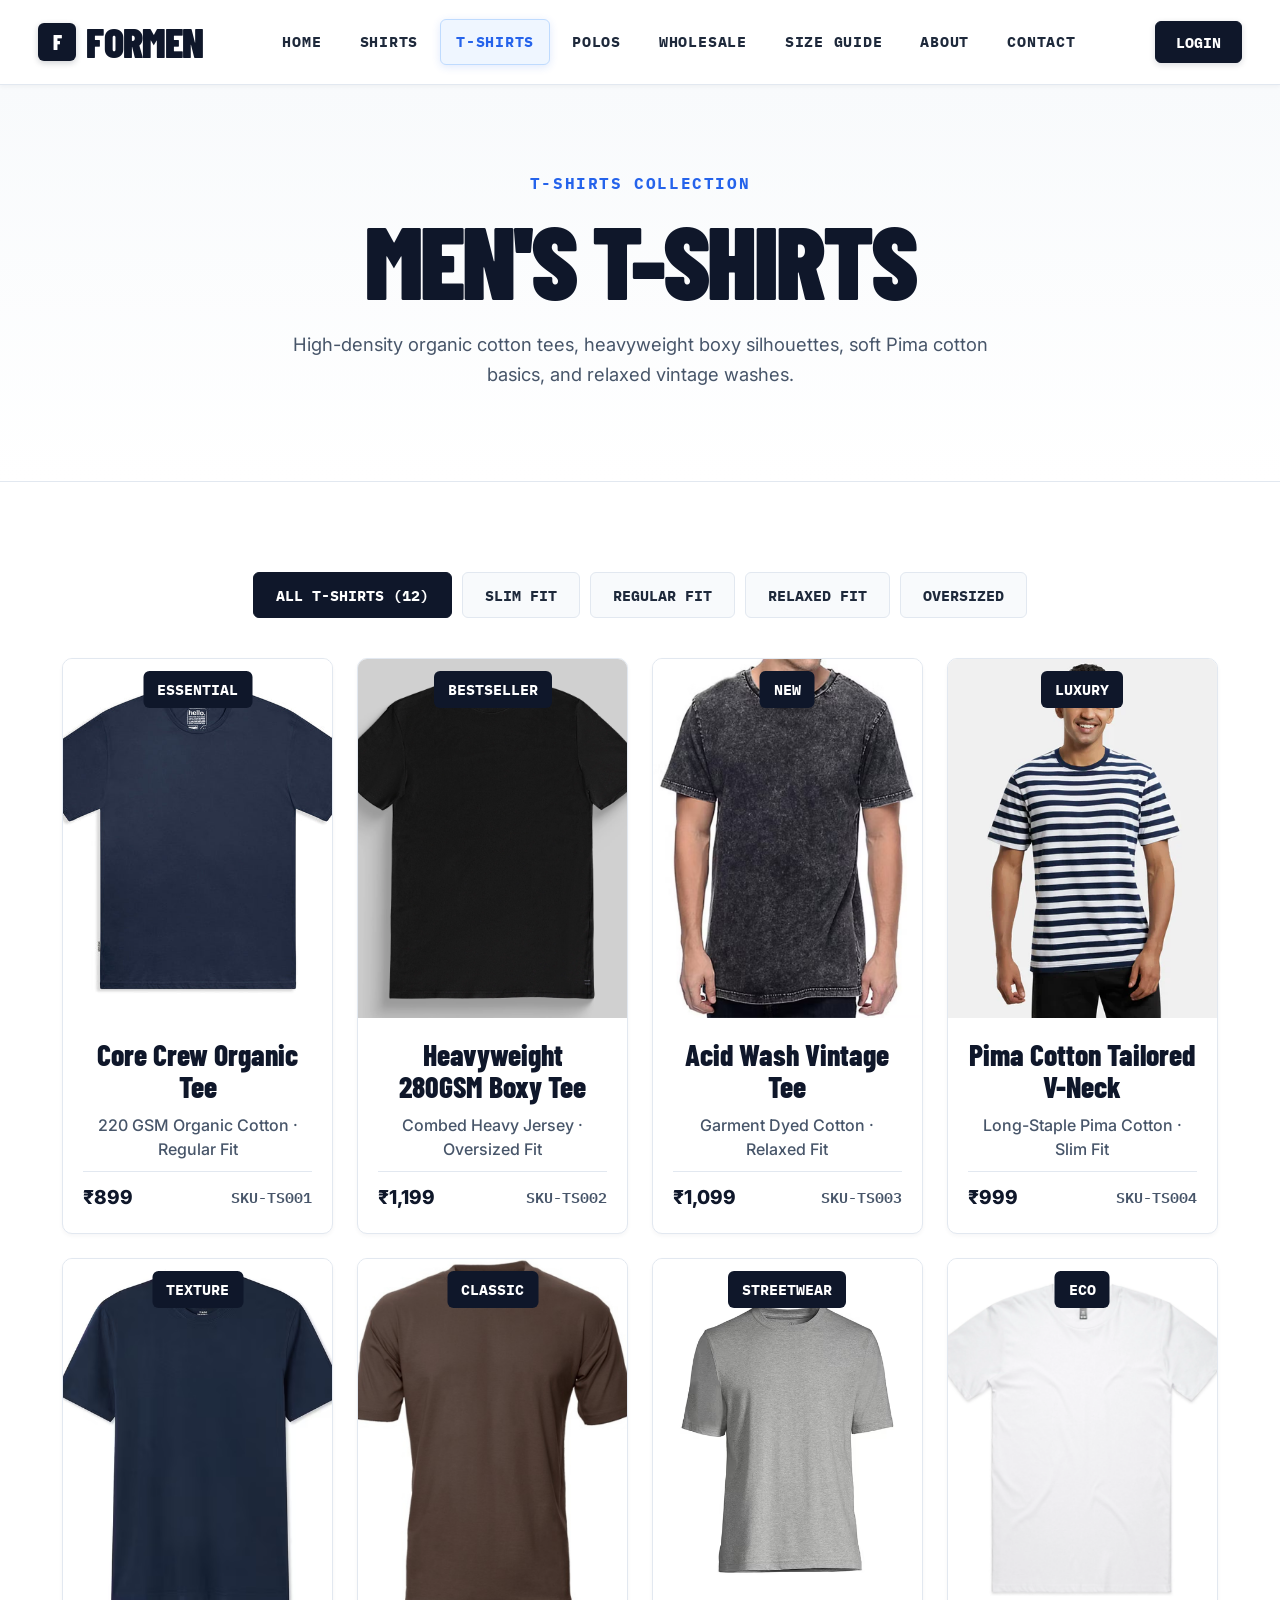
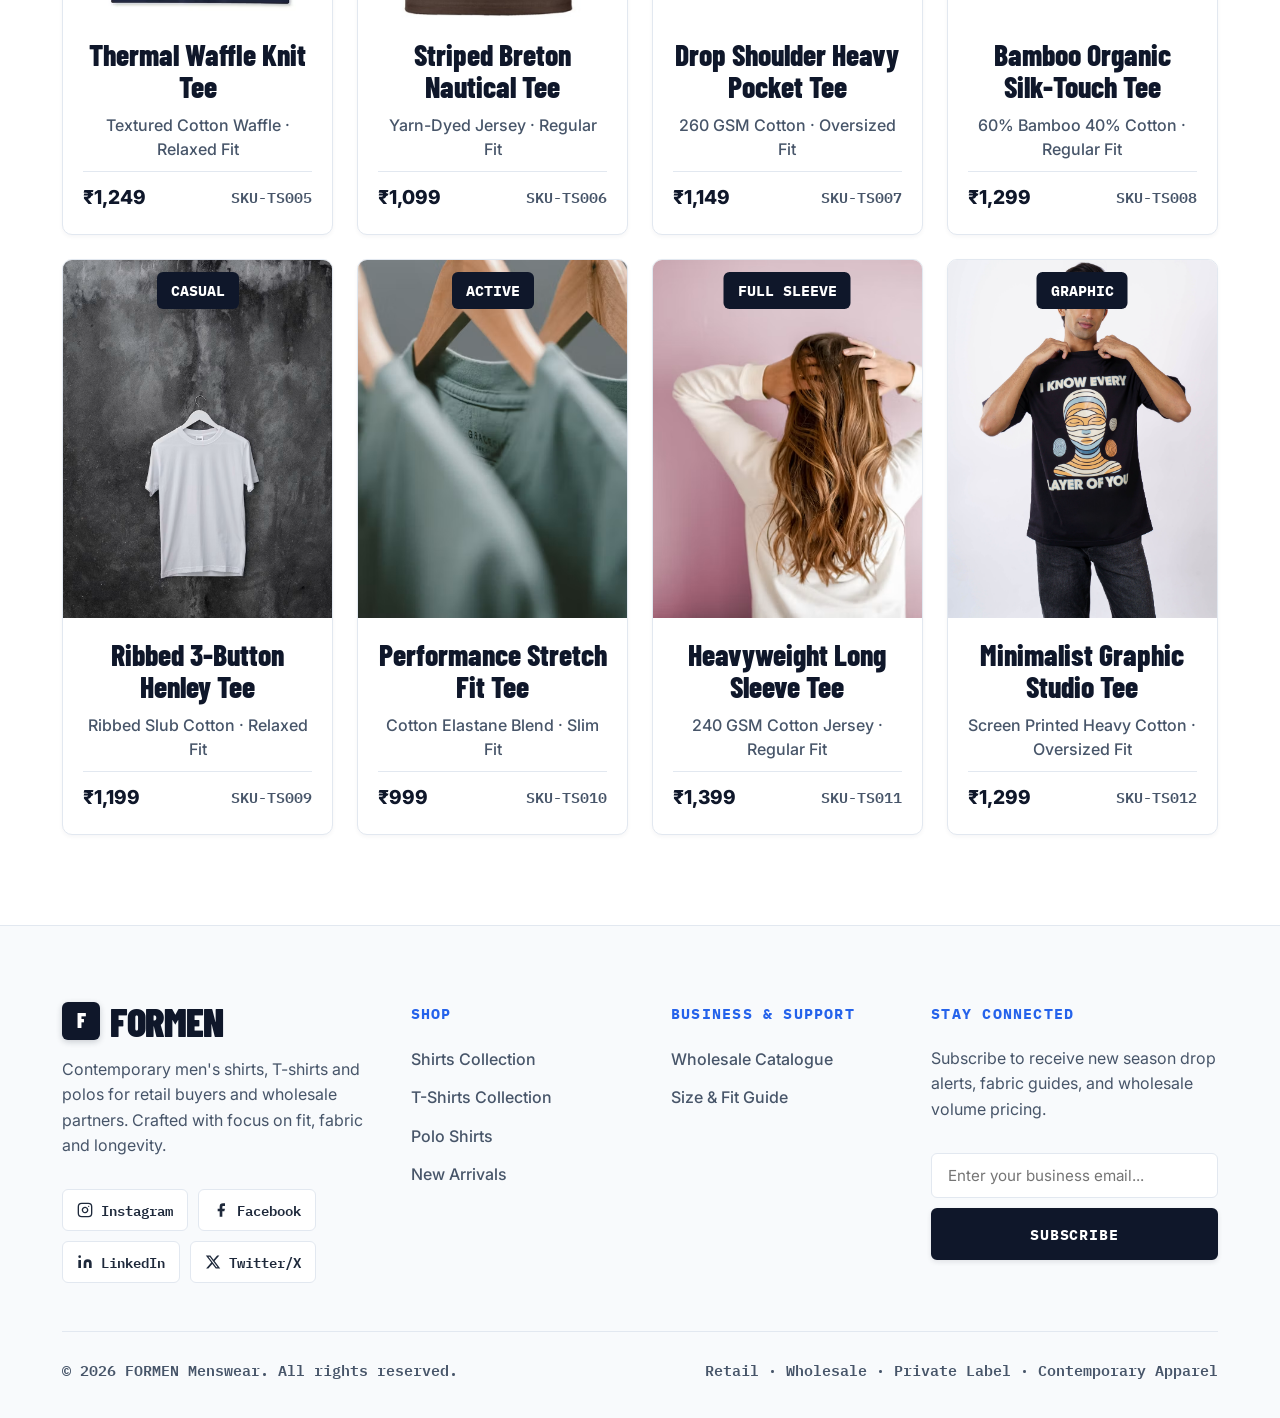
<file: tshirts.html>
<!doctype html>
<html lang="en">

<head>
  <meta charset="utf-8">
  <meta name="viewport" content="width=device-width,initial-scale=1">
  <meta name="description"
    content="Explore contemporary men's T-shirts including heavyweight, organic cotton, crew neck and graphic tees.">
  <title>T-Shirts Collection | FORMEN</title>
  <link rel="icon" type="image/svg+xml" href="images/favicon.svg">
  <link rel="alternate icon" href="images/favicon.svg">
  <link rel="stylesheet" href="css/style.css">
</head>

<body>

  <header class="site-header">
    <div class="container nav">
      <a class="brand" href="index.html">
        <span class="brand-icon">F</span> FORMEN
      </a>
      <nav class="nav-menu">
        <a href="index.html">Home</a>
        <a href="shirts.html">Shirts</a>
        <a href="tshirts.html" class="active">T-Shirts</a>
        <a href="polos.html">Polos</a>
        <a href="wholesale.html">Wholesale</a>
        <a href="size-guide.html">Size Guide</a>
        <a href="about.html">About</a>
        <a href="contact.html">Contact</a>
      </nav>
      <div class="nav-actions">
        <button class="utility-login" data-auth-toggle aria-label="Login">
          <span>Login</span>
        </button>
        <button class="menu-toggle" aria-label="Open navigation">☰</button>
      </div>
    </div>
    <div class="container mobile-menu">
      <a href="index.html">Home</a>
      <a href="shirts.html">Shirts</a>
      <a href="tshirts.html" class="active">T-Shirts</a>
      <a href="polos.html">Polos</a>
      <a href="wholesale.html">Wholesale</a>
      <a href="size-guide.html">Size Guide</a>
      <a href="about.html">About</a>
      <a href="contact.html">Contact</a>
      <a href="#" class="mobile-login-btn" data-auth-toggle>Login</a>
    </div>
  </header>

  <!-- Auth Modal Popup -->
  <div class="auth-modal-overlay" id="authModal">
    <div class="auth-modal">
      <button class="auth-close" data-auth-close aria-label="Close Modal">&times;</button>

      <div class="auth-tabs">
        <button class="auth-tab active" data-auth-tab="login">Sign In</button>
        <button class="auth-tab" data-auth-tab="signup">Create</button>
      </div>

      <form class="auth-form active" id="loginForm" data-demo>
        <div class="eyebrow" style="margin-bottom: 4px;">Welcome Back</div>
        <h2>Sign In to FORMEN</h2>
        <p class="muted" style="margin-bottom: 20px;">Access your orders, wholesale catalogues &amp; account settings.
        </p>

        <div class="field">
          <label>Email Address *</label>
          <input type="email" required placeholder="name@example.com">
        </div>
        <div class="field">
          <label>Password *</label>
          <input type="password" required placeholder="••••••••">
        </div>
        <div class="auth-options">
          <label class="checkbox-label">
            <input type="checkbox" checked> Remember me
          </label>
          <a href="#" class="forgot-link" data-action="Password reset link sent to your email.">Forgot Password?</a>
        </div>
        <button class="btn full-btn" type="submit">Sign In</button>
      </form>

      <form class="auth-form" id="signupForm" data-demo>
        <div class="eyebrow" style="margin-bottom: 4px;">Join FORMEN</div>
        <h2>Create an Account</h2>
        <p class="muted" style="margin-bottom: 20px;">Register for exclusive collections, wholesale pricing &amp; fast
          checkout.</p>

        <div class="field">
          <label>Full Name *</label>
          <input type="text" required placeholder="John Doe">
        </div>
        <div class="field">
          <label>Email Address *</label>
          <input type="email" required placeholder="name@example.com">
        </div>
        <div class="field">
          <label>Account Type</label>
          <select>
            <option>Retail Customer</option>
            <option>Wholesale Buyer / Reseller</option>
            <option>Private Label Partner</option>
          </select>
        </div>
        <div class="field">
          <label>Password *</label>
          <input type="password" required placeholder="••••••••">
        </div>
        <button class="btn full-btn" type="submit">Create Account</button>
      </form>
    </div>
  </div>

  <main>
    <section class="page-hero">
      <div class="container">
        <div class="eyebrow">T-Shirts Collection</div>
        <h1>MEN'S T-SHIRTS</h1>
        <p>High-density organic cotton tees, heavyweight boxy silhouettes, soft Pima cotton basics, and relaxed vintage
          washes.</p>
      </div>
    </section>

    <section class="section">
      <div class="container">
        <div class="filters">
          <button class="filter active" data-filter="all">All T-Shirts (12)</button>
          <button class="filter" data-filter="slim">Slim Fit</button>
          <button class="filter" data-filter="regular">Regular Fit</button>
          <button class="filter" data-filter="relaxed">Relaxed Fit</button>
          <button class="filter" data-filter="oversized">Oversized</button>
        </div>

        <div class="products">
          <article class="product" data-category="regular">
            <div class="product-img">
              <span class="tag">ESSENTIAL</span>
              <img src="images/tshirts_core_crew_t_shirt.jpg"
                alt="Core Crew T-Shirt">
              <a class="quick" href="product.html">QUICK VIEW</a>
            </div>
            <div class="product-info">
              <h3>Core Crew Organic Tee</h3>
              <p>220 GSM Organic Cotton · Regular Fit</p>
              <div class="price-row">
                <span class="price">₹899</span>
                <span class="code">SKU-TS001</span>
              </div>
            </div>
          </article>

          <article class="product" data-category="oversized">
            <div class="product-img">
              <span class="tag">BESTSELLER</span>
              <img src="images/tshirts_heavyweight_boxy_tee.jpg"
                alt="Heavyweight Boxy Tee">
              <a class="quick" href="product.html">QUICK VIEW</a>
            </div>
            <div class="product-info">
              <h3>Heavyweight 280GSM Boxy Tee</h3>
              <p>Combed Heavy Jersey · Oversized Fit</p>
              <div class="price-row">
                <span class="price">₹1,199</span>
                <span class="code">SKU-TS002</span>
              </div>
            </div>
          </article>

          <article class="product" data-category="relaxed">
            <div class="product-img">
              <span class="tag">NEW</span>
              <img src="images/tshirts_vintage_wash_tee.jpg"
                alt="Vintage Wash Tee">
              <a class="quick" href="product.html">QUICK VIEW</a>
            </div>
            <div class="product-info">
              <h3>Acid Wash Vintage Tee</h3>
              <p>Garment Dyed Cotton · Relaxed Fit</p>
              <div class="price-row">
                <span class="price">₹1,099</span>
                <span class="code">SKU-TS003</span>
              </div>
            </div>
          </article>

          <article class="product" data-category="slim">
            <div class="product-img">
              <span class="tag">LUXURY</span>
              <img src="images/tshirts_pima_cotton_v_neck.webp"
                alt="Pima Cotton V-Neck">
              <a class="quick" href="product.html">QUICK VIEW</a>
            </div>
            <div class="product-info">
              <h3>Pima Cotton Tailored V-Neck</h3>
              <p>Long-Staple Pima Cotton · Slim Fit</p>
              <div class="price-row">
                <span class="price">₹999</span>
                <span class="code">SKU-TS004</span>
              </div>
            </div>
          </article>

          <article class="product" data-category="relaxed">
            <div class="product-img">
              <span class="tag">TEXTURE</span>
              <img src="images/tshirts_waffle_knit_tee.jpg"
                alt="Waffle Knit Tee">
              <a class="quick" href="product.html">QUICK VIEW</a>
            </div>
            <div class="product-info">
              <h3>Thermal Waffle Knit Tee</h3>
              <p>Textured Cotton Waffle · Relaxed Fit</p>
              <div class="price-row">
                <span class="price">₹1,249</span>
                <span class="code">SKU-TS005</span>
              </div>
            </div>
          </article>

          <article class="product" data-category="regular">
            <div class="product-img">
              <span class="tag">CLASSIC</span>
              <img src="images/tshirts_striped_nautical_tee.jpg"
                alt="Striped Nautical Tee">
              <a class="quick" href="product.html">QUICK VIEW</a>
            </div>
            <div class="product-info">
              <h3>Striped Breton Nautical Tee</h3>
              <p>Yarn-Dyed Jersey · Regular Fit</p>
              <div class="price-row">
                <span class="price">₹1,099</span>
                <span class="code">SKU-TS006</span>
              </div>
            </div>
          </article>

          <article class="product" data-category="oversized">
            <div class="product-img">
              <span class="tag">STREETWEAR</span>
              <img src="images/tshirts_drop_shoulder_pocket_tee.jpg"
                alt="Drop Shoulder Pocket Tee">
              <a class="quick" href="product.html">QUICK VIEW</a>
            </div>
            <div class="product-info">
              <h3>Drop Shoulder Heavy Pocket Tee</h3>
              <p>260 GSM Cotton · Oversized Fit</p>
              <div class="price-row">
                <span class="price">₹1,149</span>
                <span class="code">SKU-TS007</span>
              </div>
            </div>
          </article>

          <article class="product" data-category="regular">
            <div class="product-img">
              <span class="tag">ECO</span>
              <img src="images/tshirts_bamboo_organic_blend_tee.jpg"
                alt="Bamboo Organic Blend Tee">
              <a class="quick" href="product.html">QUICK VIEW</a>
            </div>
            <div class="product-info">
              <h3>Bamboo Organic Silk-Touch Tee</h3>
              <p>60% Bamboo 40% Cotton · Regular Fit</p>
              <div class="price-row">
                <span class="price">₹1,299</span>
                <span class="code">SKU-TS008</span>
              </div>
            </div>
          </article>

          <article class="product" data-category="relaxed">
            <div class="product-img">
              <span class="tag">CASUAL</span>
              <img src="images/tshirts_ribbed_henley_neck_tee.jpg"
                alt="Ribbed Henley Neck Tee">
              <a class="quick" href="product.html">QUICK VIEW</a>
            </div>
            <div class="product-info">
              <h3>Ribbed 3-Button Henley Tee</h3>
              <p>Ribbed Slub Cotton · Relaxed Fit</p>
              <div class="price-row">
                <span class="price">₹1,199</span>
                <span class="code">SKU-TS009</span>
              </div>
            </div>
          </article>

          <article class="product" data-category="slim">
            <div class="product-img">
              <span class="tag">ACTIVE</span>
              <img src="images/tshirts_performance_stretch_tee.jpg"
                alt="Performance Stretch Tee">
              <a class="quick" href="product.html">QUICK VIEW</a>
            </div>
            <div class="product-info">
              <h3>Performance Stretch Fit Tee</h3>
              <p>Cotton Elastane Blend · Slim Fit</p>
              <div class="price-row">
                <span class="price">₹999</span>
                <span class="code">SKU-TS010</span>
              </div>
            </div>
          </article>

          <article class="product" data-category="regular">
            <div class="product-img">
              <span class="tag">FULL SLEEVE</span>
              <img src="images/tshirts_long_sleeve_crew_tee.jpg"
                alt="Long Sleeve Crew Tee">
              <a class="quick" href="product.html">QUICK VIEW</a>
            </div>
            <div class="product-info">
              <h3>Heavyweight Long Sleeve Tee</h3>
              <p>240 GSM Cotton Jersey · Regular Fit</p>
              <div class="price-row">
                <span class="price">₹1,399</span>
                <span class="code">SKU-TS011</span>
              </div>
            </div>
          </article>

          <article class="product" data-category="oversized">
            <div class="product-img">
              <span class="tag">GRAPHIC</span>
              <img src="images/tshirts_minimalist_graphic_studio_tee.jpg"
                alt="Minimalist Graphic Studio Tee">
              <a class="quick" href="product.html">QUICK VIEW</a>
            </div>
            <div class="product-info">
              <h3>Minimalist Graphic Studio Tee</h3>
              <p>Screen Printed Heavy Cotton · Oversized Fit</p>
              <div class="price-row">
                <span class="price">₹1,299</span>
                <span class="code">SKU-TS012</span>
              </div>
            </div>
          </article>
        </div>
      </div>
    </section>
  </main>

  <footer class="footer">
    <div class="container">
      <div class="footer-grid">
        <div class="footer-brand">
          <a class="brand" href="index.html">
            <span class="brand-icon">F</span> FORMEN
          </a>
          <p>Contemporary men's shirts, T-shirts and polos for retail buyers and wholesale partners. Crafted with focus
            on fit, fabric and longevity.</p>
          <div class="social-links">
            <a href="#" aria-label="Instagram" data-action="Follow FORMEN on Instagram"><svg width="16" height="16"
                viewBox="0 0 24 24" fill="none" stroke="currentColor" stroke-width="2" stroke-linecap="round"
                stroke-linejoin="round">
                <rect x="2" y="2" width="20" height="20" rx="5" ry="5"></rect>
                <path d="M16 11.37A4 4 0 1 1 12.63 8 4 4 0 0 1 16 11.37z"></path>
                <line x1="17.5" y1="6.5" x2="17.51" y2="6.5"></line>
              </svg> Instagram</a>
            <a href="#" aria-label="Facebook" data-action="Follow FORMEN on Facebook"><svg width="16" height="16"
                viewBox="0 0 24 24" fill="currentColor">
                <path d="M18 2h-3a5 5 0 0 0-5 5v3H7v4h3v8h4v-8h3l1-4h-4V7a1 1 0 0 1 1-1h3z"></path>
              </svg> Facebook</a>
            <a href="#" aria-label="LinkedIn" data-action="Connect on LinkedIn"><svg width="16" height="16"
                viewBox="0 0 24 24" fill="currentColor">
                <path d="M16 8a6 6 0 0 1 6 6v7h-4v-7a2 2 0 0 0-2-2 2 2 0 0 0-2 2v7h-4v-7a6 6 0 0 1 6-6z"></path>
                <rect x="2" y="9" width="4" height="12"></rect>
                <circle cx="4" cy="4" r="2"></circle>
              </svg> LinkedIn</a>
            <a href="#" aria-label="Twitter" data-action="Follow FORMEN on X / Twitter"><svg width="16" height="16"
                viewBox="0 0 24 24" fill="currentColor">
                <path
                  d="M18.244 2.25h3.308l-7.227 8.26 8.502 11.24H16.17l-5.214-6.817L4.99 21.75H1.68l7.73-8.835L1.254 2.25H8.08l4.713 6.231zm-1.161 17.52h1.833L7.084 4.126H5.117z">
                </path>
              </svg> Twitter/X</a>
          </div>
        </div>

        <div class="footer-col">
          <h4>SHOP</h4>
          <a href="shirts.html">Shirts Collection</a>
          <a href="tshirts.html">T-Shirts Collection</a>
          <a href="polos.html">Polo Shirts</a>
          <a href="index.html#new">New Arrivals</a>
        </div>

        <div class="footer-col">
          <h4>BUSINESS &amp; SUPPORT</h4>
          <a href="wholesale.html">Wholesale Catalogue</a>
          <a href="size-guide.html">Size &amp; Fit Guide</a>
        </div>

        <div class="footer-newsletter">
          <h4>STAY CONNECTED</h4>
          <p>Subscribe to receive new season drop alerts, fabric guides, and wholesale volume pricing.</p>
          <form class="newsletter-form" data-demo>
            <input type="email" required placeholder="Enter your business email...">
            <button class="btn" type="submit">Subscribe</button>
          </form>
        </div>
      </div>

      <div class="copyright">
        <span>© 2026 FORMEN Menswear. All rights reserved.</span>
        <span>Retail · Wholesale · Private Label · Contemporary Apparel</span>
      </div>
    </div>
  </footer>
  <div class="flash"></div>

  <script src="js/main.js"></script>
</body>

</html>
</file>
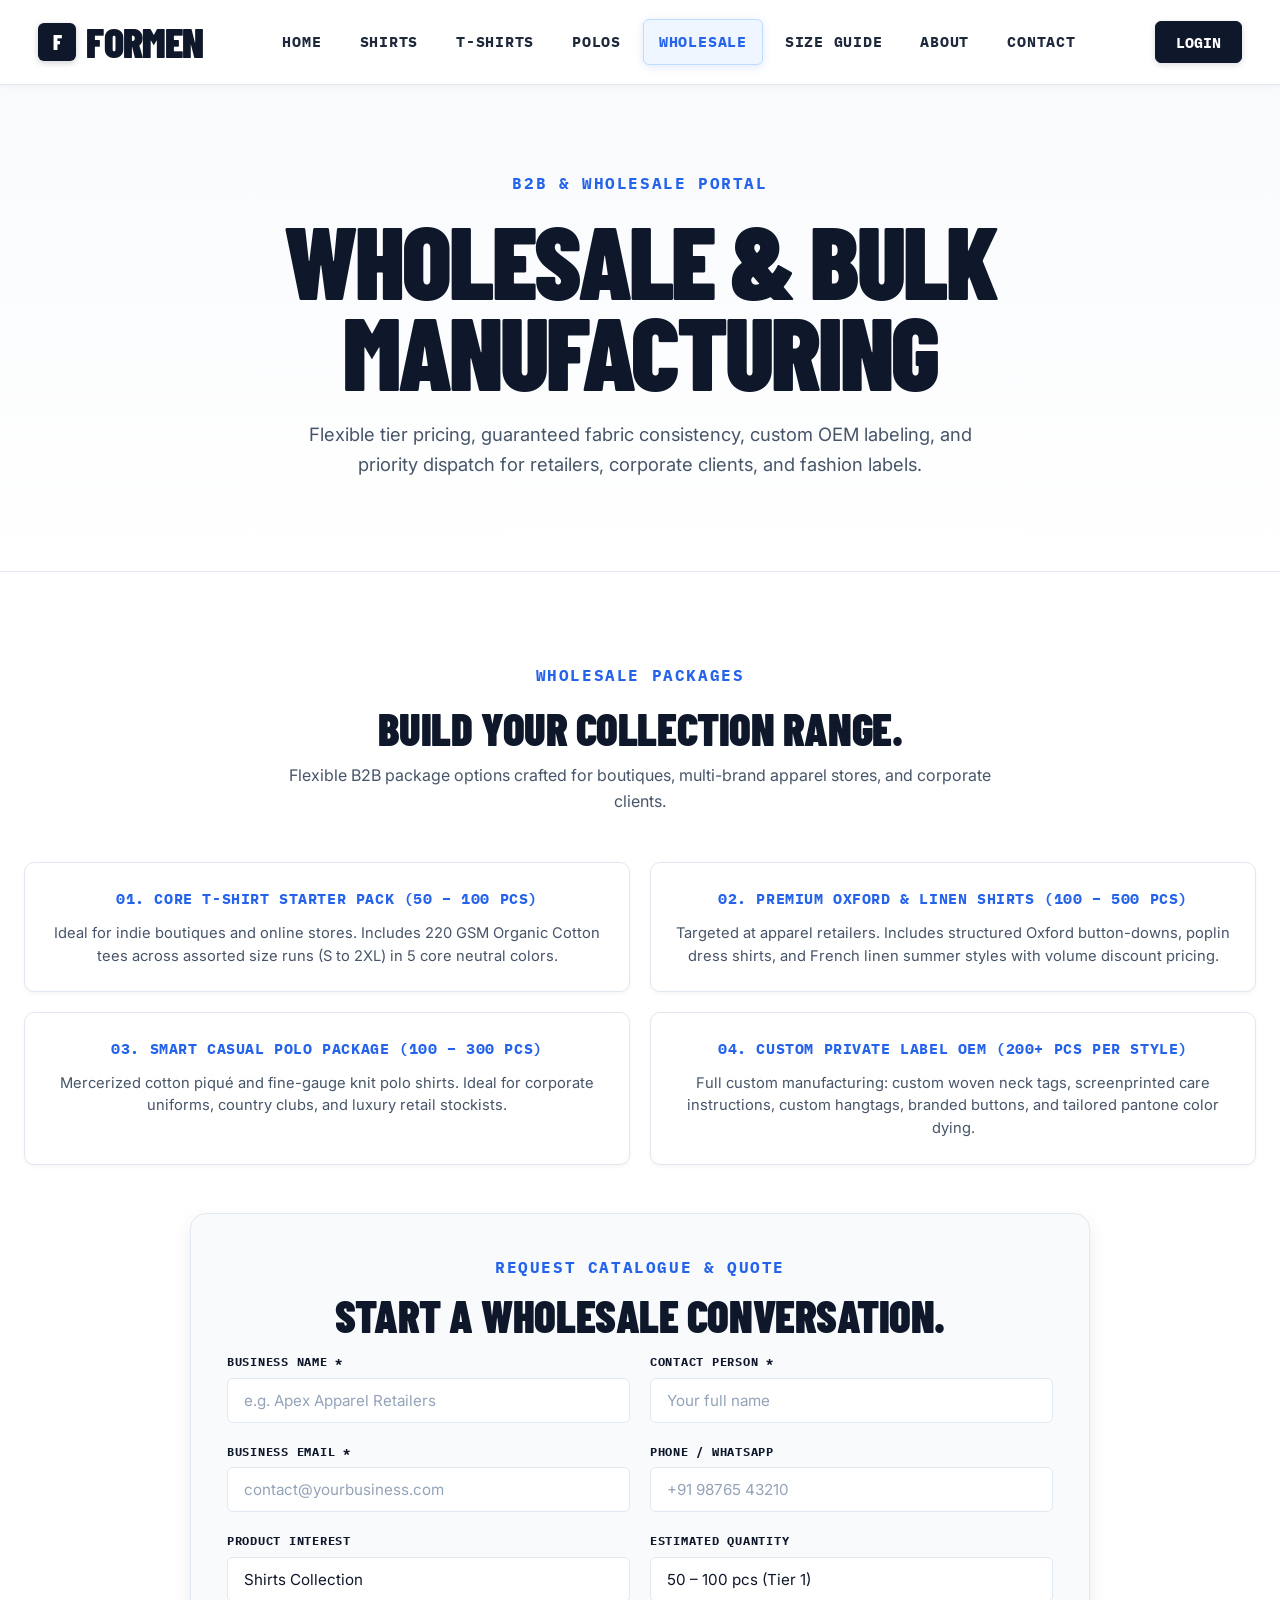
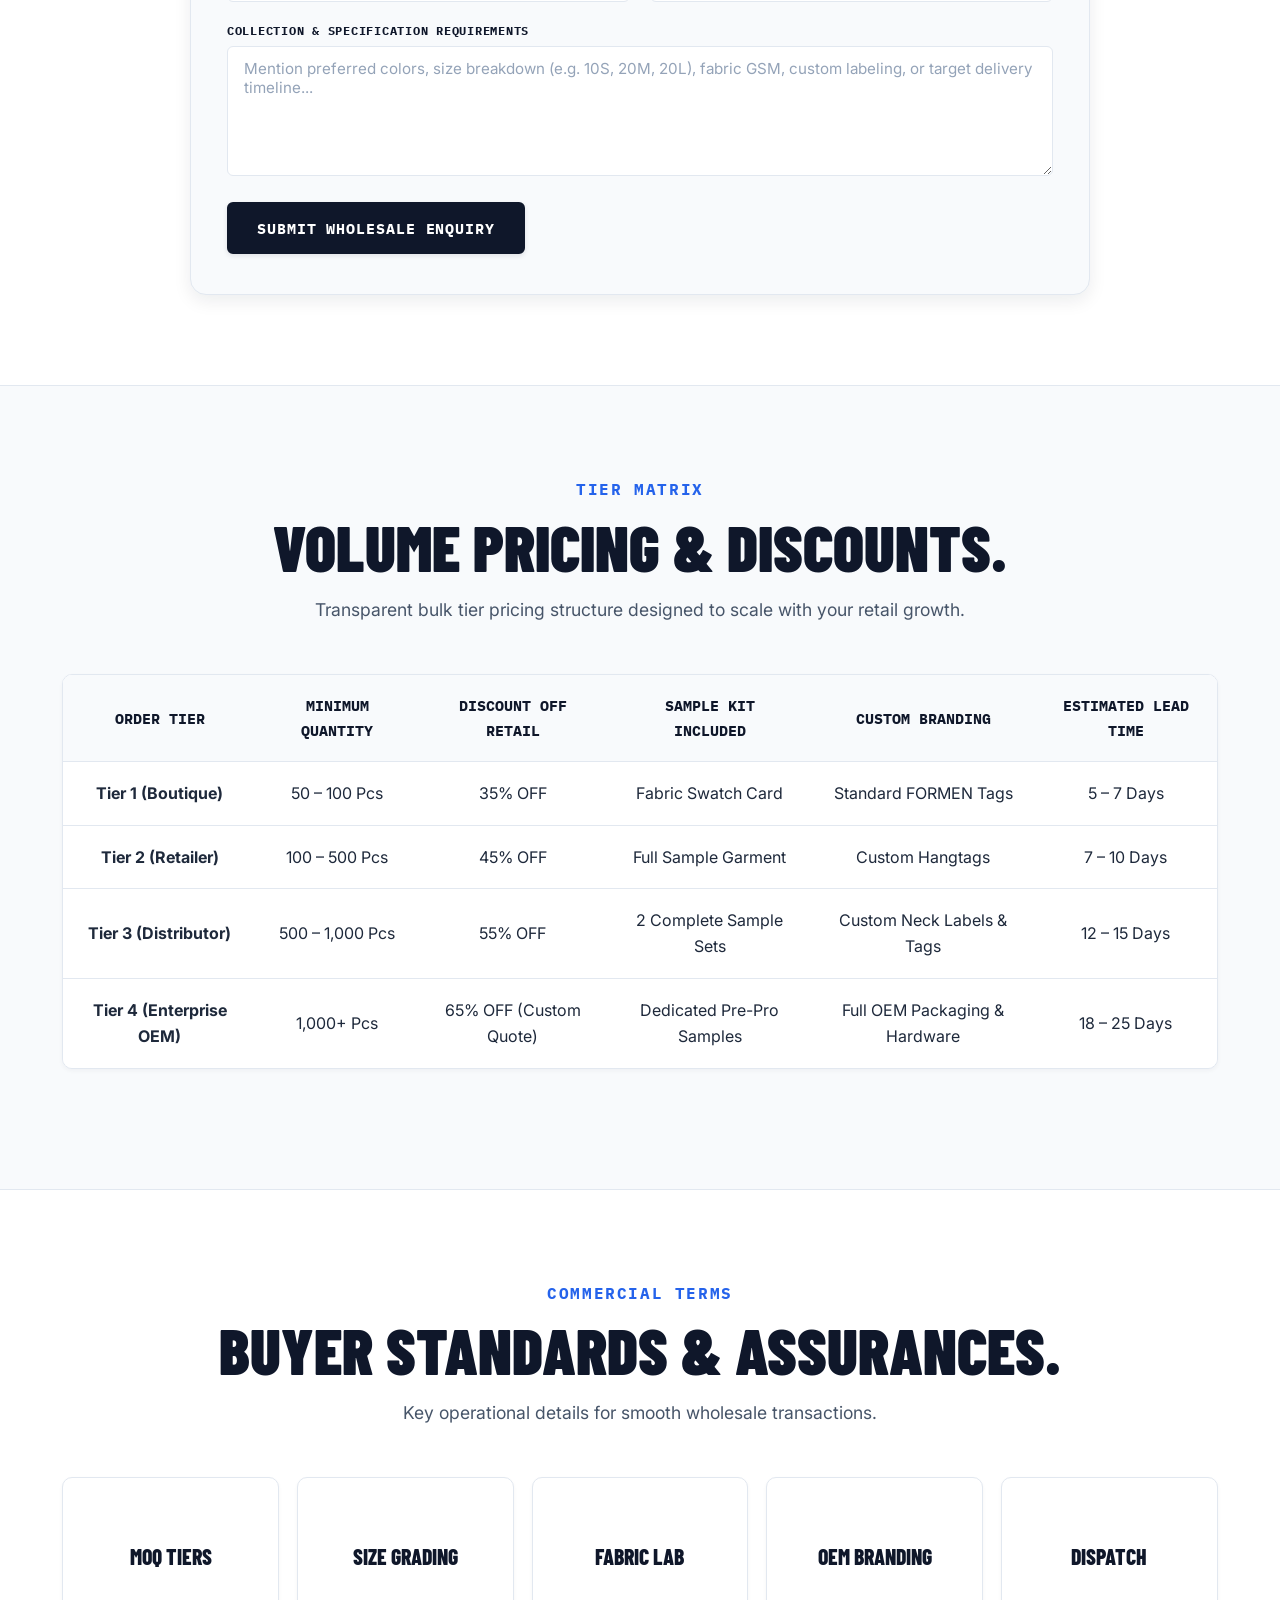
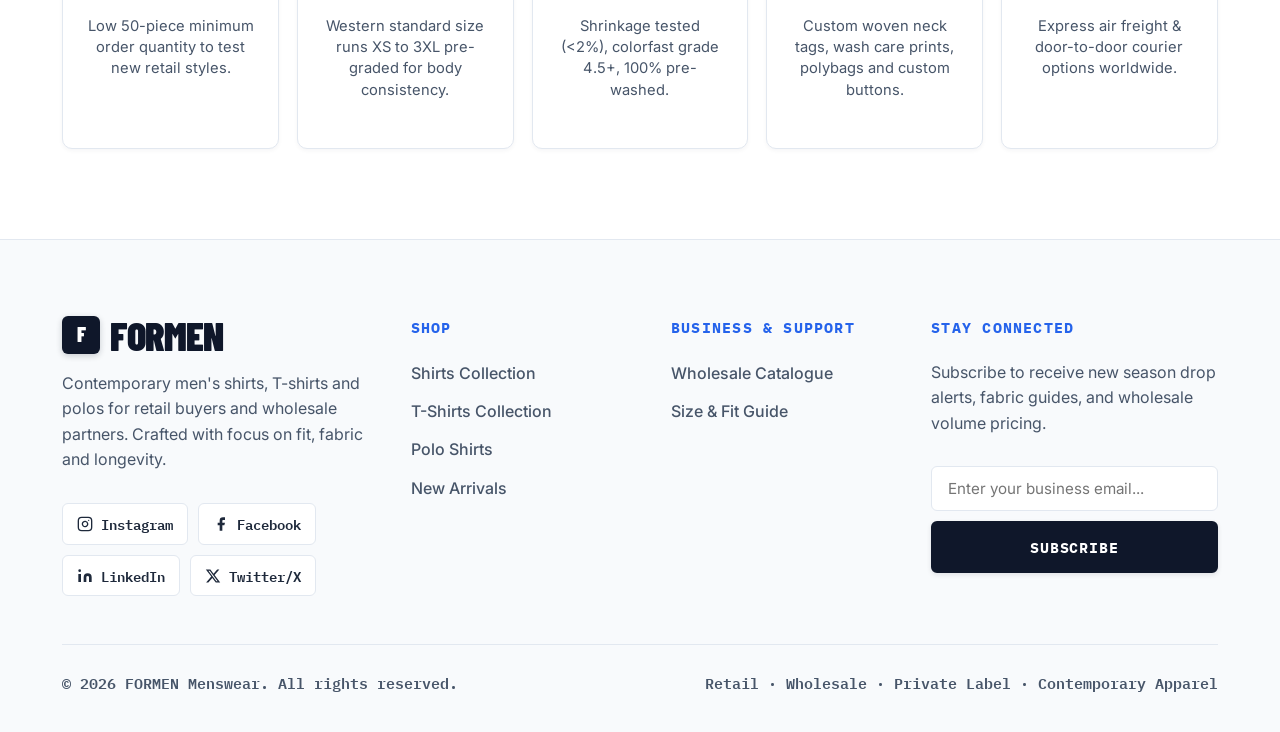
<file: wholesale.html>
<!doctype html>
<html lang="en">

<head>
  <meta charset="utf-8">
  <meta name="viewport" content="width=device-width,initial-scale=1">
  <meta name="description"
    content="Wholesale men's shirts and T-shirts bulk purchasing, OEM private label manufacturing and volume pricing.">
  <title>Wholesale &amp; Bulk Orders | FORMEN</title>
  <link rel="icon" type="image/svg+xml" href="images/favicon.svg">
  <link rel="alternate icon" href="images/favicon.svg">
  <link rel="stylesheet" href="css/style.css">
</head>

<body>

  <header class="site-header">
    <div class="container nav">
      <a class="brand" href="index.html">
        <span class="brand-icon">F</span> FORMEN
      </a>
      <nav class="nav-menu">
        <a href="index.html">Home</a>
        <a href="shirts.html">Shirts</a>
        <a href="tshirts.html">T-Shirts</a>
        <a href="polos.html">Polos</a>
        <a href="wholesale.html" class="active">Wholesale</a>
        <a href="size-guide.html">Size Guide</a>
        <a href="about.html">About</a>
        <a href="contact.html">Contact</a>
      </nav>
      <div class="nav-actions">
        <button class="utility-login" data-auth-toggle aria-label="Login">
          <span>Login</span>
        </button>
        <button class="menu-toggle" aria-label="Open navigation">☰</button>
      </div>
    </div>
    <div class="container mobile-menu">
      <a href="index.html">Home</a>
      <a href="shirts.html">Shirts</a>
      <a href="tshirts.html">T-Shirts</a>
      <a href="polos.html">Polos</a>
      <a href="wholesale.html" class="active">Wholesale</a>
      <a href="size-guide.html">Size Guide</a>
      <a href="about.html">About</a>
      <a href="contact.html">Contact</a>
      <a href="#" class="mobile-login-btn" data-auth-toggle>Login</a>
    </div>
  </header>

  <!-- Auth Modal Popup -->
  <div class="auth-modal-overlay" id="authModal">
    <div class="auth-modal">
      <button class="auth-close" data-auth-close aria-label="Close Modal">&times;</button>

      <div class="auth-tabs">
        <button class="auth-tab active" data-auth-tab="login">Sign In</button>
        <button class="auth-tab" data-auth-tab="signup">Create</button>
      </div>

      <form class="auth-form active" id="loginForm" data-demo>
        <div class="eyebrow" style="margin-bottom: 4px;">Welcome Back</div>
        <h2>Sign In to FORMEN</h2>
        <p class="muted" style="margin-bottom: 20px;">Access your orders, wholesale catalogues &amp; account settings.
        </p>

        <div class="field">
          <label>Email Address *</label>
          <input type="email" required placeholder="name@example.com">
        </div>
        <div class="field">
          <label>Password *</label>
          <input type="password" required placeholder="••••••••">
        </div>
        <div class="auth-options">
          <label class="checkbox-label">
            <input type="checkbox" checked> Remember me
          </label>
          <a href="#" class="forgot-link" data-action="Password reset link sent to your email.">Forgot Password?</a>
        </div>
        <button class="btn full-btn" type="submit">Sign In</button>
      </form>

      <form class="auth-form" id="signupForm" data-demo>
        <div class="eyebrow" style="margin-bottom: 4px;">Join FORMEN</div>
        <h2>Create an Account</h2>
        <p class="muted" style="margin-bottom: 20px;">Register for exclusive collections, wholesale pricing &amp; fast
          checkout.</p>

        <div class="field">
          <label>Full Name *</label>
          <input type="text" required placeholder="John Doe">
        </div>
        <div class="field">
          <label>Email Address *</label>
          <input type="email" required placeholder="name@example.com">
        </div>
        <div class="field">
          <label>Account Type</label>
          <select>
            <option>Retail Customer</option>
            <option>Wholesale Buyer / Reseller</option>
            <option>Private Label Partner</option>
          </select>
        </div>
        <div class="field">
          <label>Password *</label>
          <input type="password" required placeholder="••••••••">
        </div>
        <button class="btn full-btn" type="submit">Create Account</button>
      </form>
    </div>
  </div>

  <main>
    <section class="page-hero">
      <div class="container">
        <div class="eyebrow">B2B &amp; Wholesale Portal</div>
        <h1>WHOLESALE &amp; BULK MANUFACTURING</h1>
        <p>Flexible tier pricing, guaranteed fabric consistency, custom OEM labeling, and priority dispatch for
          retailers, corporate clients, and fashion labels.</p>
      </div>
    </section>

    <section class="section">
      <div class="container wholesale-grid">
        <div style="display: flex; flex-direction: column; align-items: center; text-align: center; width: 100%;">
          <div class="eyebrow" style="text-align: center;">Wholesale Packages</div>
          <h2 class="split-title" style="text-align: center;">BUILD YOUR COLLECTION RANGE.</h2>
          <p class="muted" style="text-align: center; max-width: 720px; margin: 0 auto 20px;">Flexible B2B package
            options crafted for boutiques, multi-brand apparel stores, and corporate clients.</p>

          <div class="wholesale-list">
            <div class="wholesale-item">
              <strong>01. Core T-Shirt Starter Pack (50 – 100 pcs)</strong>
              <p class="muted">Ideal for indie boutiques and online stores. Includes 220 GSM Organic Cotton tees across
                assorted size runs (S to 2XL) in 5 core neutral colors.</p>
            </div>
            <div class="wholesale-item">
              <strong>02. Premium Oxford &amp; Linen Shirts (100 – 500 pcs)</strong>
              <p class="muted">Targeted at apparel retailers. Includes structured Oxford button-downs, poplin dress
                shirts, and French linen summer styles with volume discount pricing.</p>
            </div>
            <div class="wholesale-item">
              <strong>03. Smart Casual Polo Package (100 – 300 pcs)</strong>
              <p class="muted">Mercerized cotton piqué and fine-gauge knit polo shirts. Ideal for corporate uniforms,
                country clubs, and luxury retail stockists.</p>
            </div>
            <div class="wholesale-item" id="private">
              <strong>04. Custom Private Label OEM (200+ pcs per style)</strong>
              <p class="muted">Full custom manufacturing: custom woven neck tags, screenprinted care instructions,
                custom hangtags, branded buttons, and tailored pantone color dying.</p>
            </div>
          </div>
        </div>

        <div class="quote-form">
          <div class="eyebrow">Request Catalogue &amp; Quote</div>
          <h2 class="split-title">START A WHOLESALE CONVERSATION.</h2>
          <form class="form-grid" data-demo>
            <div class="field">
              <label>Business Name *</label>
              <input required placeholder="e.g. Apex Apparel Retailers">
            </div>
            <div class="field">
              <label>Contact Person *</label>
              <input required placeholder="Your full name">
            </div>
            <div class="field">
              <label>Business Email *</label>
              <input type="email" required placeholder="contact@yourbusiness.com">
            </div>
            <div class="field">
              <label>Phone / WhatsApp</label>
              <input placeholder="+91 98765 43210">
            </div>
            <div class="field">
              <label>Product Interest</label>
              <select>
                <option>Shirts Collection</option>
                <option>T-Shirts Collection</option>
                <option>Polo Shirts Collection</option>
                <option>Complete Range (All Categories)</option>
                <option>Private Label OEM Custom Manufacturing</option>
              </select>
            </div>
            <div class="field">
              <label>Estimated Quantity</label>
              <select>
                <option>50 – 100 pcs (Tier 1)</option>
                <option>100 – 500 pcs (Tier 2)</option>
                <option>500 – 1,000 pcs (Tier 3)</option>
                <option>1,000+ pcs (Enterprise / OEM)</option>
              </select>
            </div>
            <div class="field full">
              <label>Collection &amp; Specification Requirements</label>
              <textarea
                placeholder="Mention preferred colors, size breakdown (e.g. 10S, 20M, 20L), fabric GSM, custom labeling, or target delivery timeline..."></textarea>
            </div>
            <div class="field full" style="display: flex; justify-content: center; margin-top: 8px;">
              <button class="btn" type="submit" style="min-width: 240px;">Submit Wholesale Enquiry</button>
            </div>
          </form>
        </div>
      </div>
    </section>

    <section class="section bg-light">
      <div class="container">
        <div class="section-head">
          <div>
            <div class="eyebrow">Tier Matrix</div>
            <h2>VOLUME PRICING &amp; DISCOUNTS.</h2>
          </div>
          <p>Transparent bulk tier pricing structure designed to scale with your retail growth.</p>
        </div>

        <div class="size-table-wrapper">
          <table class="size-table">
            <thead>
              <tr>
                <th>Order Tier</th>
                <th>Minimum Quantity</th>
                <th>Discount Off Retail</th>
                <th>Sample Kit Included</th>
                <th>Custom Branding</th>
                <th>Estimated Lead Time</th>
              </tr>
            </thead>
            <tbody>
              <tr>
                <td><strong>Tier 1 (Boutique)</strong></td>
                <td>50 – 100 Pcs</td>
                <td>35% OFF</td>
                <td>Fabric Swatch Card</td>
                <td>Standard FORMEN Tags</td>
                <td>5 – 7 Days</td>
              </tr>
              <tr>
                <td><strong>Tier 2 (Retailer)</strong></td>
                <td>100 – 500 Pcs</td>
                <td>45% OFF</td>
                <td>Full Sample Garment</td>
                <td>Custom Hangtags</td>
                <td>7 – 10 Days</td>
              </tr>
              <tr>
                <td><strong>Tier 3 (Distributor)</strong></td>
                <td>500 – 1,000 Pcs</td>
                <td>55% OFF</td>
                <td>2 Complete Sample Sets</td>
                <td>Custom Neck Labels &amp; Tags</td>
                <td>12 – 15 Days</td>
              </tr>
              <tr>
                <td><strong>Tier 4 (Enterprise OEM)</strong></td>
                <td>1,000+ Pcs</td>
                <td>65% OFF (Custom Quote)</td>
                <td>Dedicated Pre-Pro Samples</td>
                <td>Full OEM Packaging &amp; Hardware</td>
                <td>18 – 25 Days</td>
              </tr>
            </tbody>
          </table>
        </div>
      </div>
    </section>

    <section class="section">
      <div class="container">
        <div class="section-head">
          <div>
            <div class="eyebrow">Commercial Terms</div>
            <h2>BUYER STANDARDS &amp; ASSURANCES.</h2>
          </div>
          <p>Key operational details for smooth wholesale transactions.</p>
        </div>
        <div class="fabric-grid">
          <div class="fabric">
            <strong>MOQ TIERS</strong>
            <p>Low 50-piece minimum order quantity to test new retail styles.</p>
          </div>
          <div class="fabric">
            <strong>SIZE GRADING</strong>
            <p>Western standard size runs XS to 3XL pre-graded for body consistency.</p>
          </div>
          <div class="fabric">
            <strong>FABRIC LAB</strong>
            <p>Shrinkage tested (&lt;2%), colorfast grade 4.5+, 100% pre-washed.</p>
          </div>
          <div class="fabric">
            <strong>OEM BRANDING</strong>
            <p>Custom woven neck tags, wash care prints, polybags and custom buttons.</p>
          </div>
          <div class="fabric">
            <strong>DISPATCH</strong>
            <p>Express air freight &amp; door-to-door courier options worldwide.</p>
          </div>
        </div>
      </div>
    </section>
  </main>

  <footer class="footer">
    <div class="container">
      <div class="footer-grid">
        <div class="footer-brand">
          <a class="brand" href="index.html">
            <span class="brand-icon">F</span> FORMEN
          </a>
          <p>Contemporary men's shirts, T-shirts and polos for retail buyers and wholesale partners. Crafted with focus
            on fit, fabric and longevity.</p>
          <div class="social-links">
            <a href="#" aria-label="Instagram" data-action="Follow FORMEN on Instagram"><svg width="16" height="16" viewBox="0 0 24 24" fill="none" stroke="currentColor" stroke-width="2" stroke-linecap="round" stroke-linejoin="round"><rect x="2" y="2" width="20" height="20" rx="5" ry="5"></rect><path d="M16 11.37A4 4 0 1 1 12.63 8 4 4 0 0 1 16 11.37z"></path><line x1="17.5" y1="6.5" x2="17.51" y2="6.5"></line></svg> Instagram</a>
            <a href="#" aria-label="Facebook" data-action="Follow FORMEN on Facebook"><svg width="16" height="16" viewBox="0 0 24 24" fill="currentColor"><path d="M18 2h-3a5 5 0 0 0-5 5v3H7v4h3v8h4v-8h3l1-4h-4V7a1 1 0 0 1 1-1h3z"></path></svg> Facebook</a>
            <a href="#" aria-label="LinkedIn" data-action="Connect on LinkedIn"><svg width="16" height="16" viewBox="0 0 24 24" fill="currentColor"><path d="M16 8a6 6 0 0 1 6 6v7h-4v-7a2 2 0 0 0-2-2 2 2 0 0 0-2 2v7h-4v-7a6 6 0 0 1 6-6z"></path><rect x="2" y="9" width="4" height="12"></rect><circle cx="4" cy="4" r="2"></circle></svg> LinkedIn</a>
            <a href="#" aria-label="Twitter" data-action="Follow FORMEN on X / Twitter"><svg width="16" height="16" viewBox="0 0 24 24" fill="currentColor"><path d="M18.244 2.25h3.308l-7.227 8.26 8.502 11.24H16.17l-5.214-6.817L4.99 21.75H1.68l7.73-8.835L1.254 2.25H8.08l4.713 6.231zm-1.161 17.52h1.833L7.084 4.126H5.117z"></path></svg> Twitter/X</a>
          </div>
        </div>

        <div class="footer-col">
          <h4>SHOP</h4>
          <a href="shirts.html">Shirts Collection</a>
          <a href="tshirts.html">T-Shirts Collection</a>
          <a href="polos.html">Polo Shirts</a>
          <a href="index.html#new">New Arrivals</a>
        </div>

        <div class="footer-col">
          <h4>BUSINESS &amp; SUPPORT</h4>
          <a href="wholesale.html">Wholesale Catalogue</a>
          <a href="size-guide.html">Size &amp; Fit Guide</a>
        </div>

        <div class="footer-newsletter">
          <h4>STAY CONNECTED</h4>
          <p>Subscribe to receive new season drop alerts, fabric guides, and wholesale volume pricing.</p>
          <form class="newsletter-form" data-demo>
            <input type="email" required placeholder="Enter your business email...">
            <button class="btn" type="submit">Subscribe</button>
          </form>
        </div>
      </div>

      <div class="copyright">
        <span>© 2026 FORMEN Menswear. All rights reserved.</span>
        <span>Retail · Wholesale · Private Label · Contemporary Apparel</span>
      </div>
    </div>
  </footer>
  <div class="flash"></div>

  <script src="js/main.js"></script>
</body>

</html>
</file>
<file: css/style.css>
/* ==========================================================================
   FORMEN Menswear - Modern Design System & Stylesheet (Bright Mode)
   ========================================================================== */

@import url('https://fonts.googleapis.com/css2?family=Barlow+Condensed:wght@600;700;800;900&family=Inter:wght@400;500;600;700;800&family=IBM+Plex+Mono:wght@500;600;700&display=swap');

/* --- Root Color Palette & Tokens --- */
:root {
  --ink: #0f172a;
  --body-text: #1e293b;
  --graphite: #334155;
  --bone: #ffffff;
  --bg-subtle: #f8fafc;
  --bg-card: #ffffff;
  --rust: #2563eb;
  --rust-hover: #1d4ed8;
  --accent-bg: #eff6ff;
  --accent-border: #bfdbfe;
  --white: #ffffff;
  --muted: #475569;
  --line: #e2e8f0;
  
  --display: "Barlow Condensed", Arial, sans-serif;
  --body: "Inter", Arial, sans-serif;
  --mono: "IBM Plex Mono", monospace;
  
  --shadow-sm: 0 2px 4px rgba(15, 23, 42, 0.04);
  --shadow-md: 0 6px 18px rgba(15, 23, 42, 0.08);
  --shadow-lg: 0 16px 36px rgba(15, 23, 42, 0.12);
  --radius-sm: 6px;
  --radius-md: 10px;
  --radius-lg: 16px;
}

/* --- Base & Reset --- */
*, *::before, *::after {
  box-sizing: border-box;
  max-width: 100%;
}

html {
  scroll-behavior: smooth;
  font-size: 16px;
  overflow-x: clip;
  max-width: 100%;
  width: 100%;
}

body {
  margin: 0;
  padding: 0;
  background-color: var(--bone);
  color: var(--body-text);
  font-family: var(--body);
  font-size: 1rem; /* 16px min */
  line-height: 1.65;
  -webkit-font-smoothing: antialiased;
  -moz-osx-font-smoothing: grayscale;
  overflow-x: clip;
  max-width: 100%;
  width: 100%;
  position: relative;
}

a {
  text-decoration: none;
  color: inherit;
  transition: all 0.2s ease-in-out;
}

img {
  display: block;
  width: 100%;
  max-width: 100%;
  height: auto;
  object-fit: cover;
}

button, input, select, textarea {
  font-family: inherit;
  font-size: inherit;
}

/* --- Container & Layout Helpers --- */
.container {
  width: min(1240px, 94%);
  margin-left: auto;
  margin-right: auto;
  padding-left: 24px;
  padding-right: 24px;
}

/* --- Typography & Eyebrows --- */
.eyebrow {
  font-family: var(--mono);
  font-size: 1rem; /* 16px */
  font-weight: 700;
  letter-spacing: 0.1em;
  text-transform: uppercase;
  color: var(--rust);
  display: inline-block;
  text-align: center;
  margin: 0 auto 8px auto;
}

.mono {
  font-family: var(--mono);
  font-size: 0.95rem; /* ~15.2px */
  font-weight: 600;
  letter-spacing: 0.04em;
  text-align: center;
}

.muted {
  color: var(--muted);
  font-size: 1rem; /* 16px */
  line-height: 1.6;
}

h1, h2, h3, h4, h5, h6 {
  color: var(--ink);
  margin-top: 0;
  overflow-wrap: break-word;
  word-wrap: break-word;
  word-break: break-word;
}

/* --- Sticky Header & Navigation --- */
.site-header {
  position: sticky;
  top: 0;
  z-index: 1000;
  background-color: rgba(255, 255, 255, 0.98);
  backdrop-filter: blur(12px);
  -webkit-backdrop-filter: blur(12px);
  border-bottom: 1px solid var(--line);
  box-shadow: var(--shadow-sm);
}

.nav {
  min-height: 84px;
  display: flex;
  align-items: center;
  justify-content: space-between;
  gap: 20px;
  padding: 12px 0;
}

/* Logo on Far Left (No Subtext) */
.brand {
  font-family: var(--display);
  font-size: 2.6rem;
  font-weight: 900;
  line-height: 1;
  letter-spacing: -0.02em;
  color: var(--ink);
  text-transform: uppercase;
  display: flex;
  align-items: center;
  gap: 10px;
  flex-shrink: 0;
}

.brand-icon {
  background: var(--ink);
  color: var(--white);
  width: 38px;
  height: 38px;
  display: flex;
  align-items: center;
  justify-content: center;
  font-size: 1.3rem;
  font-weight: 900;
  border-radius: var(--radius-sm);
  box-shadow: 0 2px 6px rgba(15, 23, 42, 0.2);
}

/* Navigation Links */
.nav-menu {
  display: flex;
  align-items: center;
  gap: 6px;
  flex-wrap: wrap;
}

.nav-menu a {
  font-family: var(--mono);
  font-size: 0.95rem; /* ~15.2px */
  font-weight: 700;
  letter-spacing: 0.05em;
  text-transform: uppercase;
  color: var(--body-text);
  padding: 9px 15px;
  border-radius: var(--radius-sm);
  border: 1px solid transparent;
}

.nav-menu a:hover {
  color: var(--rust);
  background: var(--bg-subtle);
}

/* Clearly Highlighted Active Menu */
.nav-menu a.active {
  color: var(--rust);
  background-color: var(--accent-bg);
  border-color: var(--accent-border);
  font-weight: 800;
  box-shadow: 0 2px 8px rgba(37, 99, 235, 0.14);
}

.nav-actions {
  display: flex;
  align-items: center;
  gap: 12px;
  flex-shrink: 0;
}

/* Utility Login Button (Replaces Search Button) */
.utility-login {
  border: 1px solid var(--ink);
  padding: 10px 20px;
  display: flex;
  align-items: center;
  gap: 8px;
  cursor: pointer;
  background-color: var(--ink);
  color: var(--white);
  font-family: var(--mono);
  font-size: 0.95rem;
  font-weight: 700;
  text-transform: uppercase;
  border-radius: var(--radius-sm);
  transition: all 0.25s ease;
  box-shadow: 0 2px 6px rgba(15, 23, 42, 0.15);
}

.utility-login:hover {
  background-color: var(--rust);
  border-color: var(--rust);
  transform: translateY(-2px);
  box-shadow: 0 6px 16px rgba(37, 99, 235, 0.25);
}

.menu-toggle {
  display: none;
  border: 1px solid var(--line);
  background-color: var(--bg-subtle);
  color: var(--ink);
  font-size: 1.5rem;
  padding: 6px 14px;
  border-radius: var(--radius-sm);
  cursor: pointer;
}

/* Mobile Navigation Menu */
.mobile-menu {
  display: none;
  flex-direction: column;
  gap: 8px;
  padding: 20px;
  border-top: 1px solid var(--line);
  background-color: var(--white);
  box-shadow: 0 12px 24px rgba(15, 23, 42, 0.08);
  border-bottom: 1px solid var(--line);
}

.mobile-menu.open {
  display: flex;
}

.mobile-menu a {
  font-family: var(--mono);
  font-size: 0.95rem;
  font-weight: 700;
  text-transform: uppercase;
  letter-spacing: 0.04em;
  padding: 12px 18px;
  border-radius: var(--radius-sm);
  color: var(--body-text);
  text-align: center;
  transition: all 0.2s ease;
}

.mobile-menu a:hover {
  background-color: var(--bg-subtle);
  color: var(--rust);
}

.mobile-menu a.active {
  background-color: var(--accent-bg);
  color: var(--rust);
  border: 1px solid var(--accent-border);
}

/* Styled Login Button inside Hamburger Menu Drawer */
.mobile-menu .mobile-login-btn {
  margin-top: 10px;
  background-color: var(--ink);
  color: var(--white) !important;
  font-family: var(--mono);
  font-size: 0.95rem;
  font-weight: 700;
  letter-spacing: 0.06em;
  text-transform: uppercase;
  padding: 14px 20px;
  border-radius: var(--radius-sm);
  text-align: center;
  display: flex;
  align-items: center;
  justify-content: center;
  gap: 8px;
  box-shadow: 0 4px 14px rgba(15, 23, 42, 0.15);
  border: 1px solid var(--ink);
  transition: all 0.2s ease;
  width: 100%;
}

.mobile-menu .mobile-login-btn:hover {
  background-color: var(--rust);
  border-color: var(--rust);
  color: var(--white) !important;
  transform: translateY(-1px);
  box-shadow: 0 6px 16px rgba(37, 99, 235, 0.25);
}

/* --- Login & Sign Up Modals (Popups) --- */
.auth-modal-overlay {
  position: fixed;
  inset: 0;
  width: 100vw;
  height: 100vh;
  background-color: rgba(15, 23, 42, 0.68);
  backdrop-filter: blur(8px);
  -webkit-backdrop-filter: blur(8px);
  z-index: 1000;
  display: none;
  align-items: center;
  justify-content: center;
  padding: 24px 16px;
  overflow-y: auto;
  overscroll-behavior: contain;
  
  /* Hide scrollbar visually while allowing scrolling functionality */
  -ms-overflow-style: none;  /* IE and Edge */
  scrollbar-width: none;  /* Firefox */
}

.auth-modal-overlay::-webkit-scrollbar {
  display: none;
  width: 0;
  height: 0;
}

.auth-modal-overlay.open {
  display: flex;
  animation: fadeIn 0.25s ease;
}

@keyframes fadeIn {
  from { opacity: 0; }
  to { opacity: 1; }
}

.auth-modal {
  background-color: var(--white);
  border-radius: var(--radius-lg);
  width: min(480px, 100%);
  max-height: calc(100vh - 48px);
  overflow-y: auto;
  padding: 36px 32px;
  position: relative;
  box-shadow: 0 24px 48px -12px rgba(15, 23, 42, 0.25);
  border: 1px solid var(--line);
  margin: auto;
  animation: popIn 0.3s cubic-bezier(0.16, 1, 0.3, 1);
  
  /* Hide scrollbar visually on modal container */
  -ms-overflow-style: none;  /* IE and Edge */
  scrollbar-width: none;  /* Firefox */
}

.auth-modal::-webkit-scrollbar {
  display: none;
  width: 0;
  height: 0;
}

@keyframes popIn {
  from { opacity: 0; transform: scale(0.95) translateY(12px); }
  to { opacity: 1; transform: scale(1) translateY(0); }
}

.auth-close {
  position: absolute;
  right: 18px;
  top: 18px;
  background: var(--bg-subtle);
  border: 1px solid var(--line);
  width: 32px;
  height: 32px;
  font-size: 1.4rem;
  line-height: 1;
  color: var(--muted);
  cursor: pointer;
  border-radius: 50%;
  display: flex;
  align-items: center;
  justify-content: center;
  transition: all 0.2s ease;
  z-index: 10;
}

.auth-close:hover {
  color: var(--ink);
  background-color: var(--line);
  transform: rotate(90deg);
}

.auth-tabs {
  display: flex;
  background-color: var(--bg-subtle);
  padding: 4px;
  border-radius: var(--radius-sm);
  border: 1px solid var(--line);
  margin-bottom: 24px;
  gap: 4px;
}

.auth-tab {
  flex: 1;
  padding: 10px 16px;
  background: transparent;
  border: none;
  font-family: var(--mono);
  font-size: 0.88rem;
  font-weight: 700;
  text-transform: uppercase;
  letter-spacing: 0.05em;
  color: var(--muted);
  cursor: pointer;
  border-radius: calc(var(--radius-sm) - 2px);
  transition: all 0.2s ease;
  text-align: center;
}

.auth-tab:hover {
  color: var(--ink);
}

.auth-tab.active {
  color: var(--rust);
  background-color: var(--white);
  box-shadow: 0 2px 6px rgba(15, 23, 42, 0.08);
  font-weight: 800;
}

.auth-form {
  display: none;
  text-align: left;
}

.auth-form.active {
  display: block;
}

.auth-form .eyebrow {
  display: block;
  width: 100%;
  text-align: center;
  margin: 0 0 4px 0 !important;
  font-size: 0.82rem;
  letter-spacing: 0.12em;
}

.auth-form h2 {
  font-family: var(--display);
  font-size: 2.3rem;
  font-weight: 900;
  margin: 0 0 6px 0;
  text-align: center;
  color: var(--ink);
  letter-spacing: -0.01em;
  line-height: 1.1;
}

.auth-form p.muted {
  font-size: 0.92rem;
  color: var(--muted);
  text-align: center;
  margin: 0 0 24px 0 !important;
  line-height: 1.5;
}

/* Neatly Aligned Form Controls */
.auth-form .field {
  margin-bottom: 16px;
  text-align: left;
  display: flex;
  flex-direction: column;
  align-items: flex-start;
  width: 100%;
}

.auth-form .field label {
  display: block;
  width: 100%;
  font-family: var(--mono);
  font-size: 0.78rem;
  font-weight: 700;
  letter-spacing: 0.06em;
  text-transform: uppercase;
  color: var(--ink);
  margin-bottom: 6px;
  text-align: left;
}

.auth-form .field input[type="text"],
.auth-form .field input[type="email"],
.auth-form .field input[type="password"],
.auth-form .field select {
  width: 100%;
  height: 46px;
  padding: 10px 14px;
  font-family: var(--body);
  font-size: 0.95rem;
  color: var(--ink);
  background-color: var(--bg-subtle);
  border: 1.5px solid var(--line);
  border-radius: var(--radius-sm);
  text-align: left;
  transition: all 0.2s ease;
  outline: none;
  box-sizing: border-box;
}

.auth-form .field input::placeholder {
  color: #94a3b8;
  font-size: 0.92rem;
}

.auth-form .field input:focus,
.auth-form .field select:focus {
  border-color: var(--rust);
  background-color: var(--white);
  box-shadow: 0 0 0 3px rgba(37, 99, 235, 0.14);
}

.auth-form .field select {
  appearance: none;
  -webkit-appearance: none;
  -moz-appearance: none;
  background-image: url("data:image/svg+xml,%3Csvg xmlns='http://www.w3.org/2000/svg' width='16' height='16' viewBox='0 0 24 24' fill='none' stroke='%3C0f172a' stroke-width='2.5' stroke-linecap='round' stroke-linejoin='round'%3E%3Cpolyline points='6 9 12 15 18 9'%3E%3C/polyline%3E%3C/svg%3E");
  background-repeat: no-repeat;
  background-position: right 14px center;
  background-size: 14px;
  padding-right: 40px;
  cursor: pointer;
}

.auth-options {
  display: flex;
  justify-content: space-between;
  align-items: center;
  margin: 16px 0 22px 0;
  font-size: 0.88rem;
  width: 100%;
}

.checkbox-label {
  display: flex;
  align-items: center;
  gap: 8px;
  cursor: pointer;
  color: var(--body-text);
  font-weight: 500;
  user-select: none;
  white-space: nowrap;
}

.checkbox-label input[type="checkbox"] {
  width: 17px;
  height: 17px;
  accent-color: var(--rust);
  border-radius: 4px;
  cursor: pointer;
}

.forgot-link {
  color: var(--rust);
  font-weight: 600;
  font-family: var(--mono);
  font-size: 0.85rem;
  text-decoration: none;
  transition: color 0.2s ease;
  white-space: nowrap;
}

.forgot-link:hover {
  color: var(--rust-hover);
  text-decoration: underline;
}

.full-btn {
  width: 100%;
  height: 48px;
  margin-top: 6px;
  font-family: var(--mono);
  font-size: 0.95rem;
  font-weight: 700;
  text-transform: uppercase;
  letter-spacing: 0.06em;
  color: var(--white);
  background-color: var(--ink);
  border: none;
  border-radius: var(--radius-sm);
  cursor: pointer;
  transition: all 0.2s ease;
  box-shadow: var(--shadow-sm);
  display: inline-flex;
  align-items: center;
  justify-content: center;
}

.full-btn:hover {
  background-color: var(--rust);
  box-shadow: 0 4px 14px rgba(37, 99, 235, 0.25);
  transform: translateY(-1px);
}

/* --- Section Layouts & Headings --- */
.section {
  padding: 90px 0;
  background-color: var(--white);
}

.section.bg-light {
  background-color: var(--bg-subtle);
  border-top: 1px solid var(--line);
  border-bottom: 1px solid var(--line);
}

.section.dark, .dark {
  background-color: #f1f5f9 !important;
  color: var(--ink) !important;
  border-top: 1px solid var(--line);
  border-bottom: 1px solid var(--line);
}

/* Centered & Vertically Stacked Section Headings */
.section-head {
  display: flex;
  flex-direction: column;
  align-items: center;
  justify-content: center;
  text-align: center;
  gap: 12px;
  margin-bottom: 50px;
}

.section-head > div {
  display: flex;
  flex-direction: column;
  align-items: center;
  text-align: center;
}

.section-head h2 {
  font-family: var(--display);
  font-size: clamp(3rem, 5vw, 5rem);
  font-weight: 900;
  line-height: 0.88;
  margin: 8px 0;
  color: var(--ink);
  text-align: center;
}

.section-head p {
  max-width: 680px;
  margin: 0 auto;
  color: var(--muted);
  font-size: 1.1rem;
  text-align: center;
}

.section-head .btn {
  margin-top: 10px;
}

/* Hero Banners */
.hero, .page-hero {
  padding: 85px 0 60px;
  display: flex;
  flex-direction: column;
  align-items: center;
  text-align: center;
  background: linear-gradient(180deg, var(--bg-subtle) 0%, var(--white) 100%);
  border-bottom: 1px solid var(--line);
}

.hero h1, .page-hero h1 {
  font-family: var(--display);
  font-size: clamp(3.8rem, 8vw, 7.5rem);
  font-weight: 900;
  line-height: 0.88;
  letter-spacing: -0.03em;
  margin: 10px auto 24px;
  max-width: 1050px;
  color: var(--ink);
  text-align: center;
}

.hero p, .page-hero p {
  max-width: 720px;
  margin: 0 auto 32px;
  color: var(--muted);
  font-size: 1.15rem;
  text-align: center;
}

.btn-group {
  display: flex;
  gap: 14px;
  justify-content: center;
  align-items: center;
  flex-wrap: wrap;
  margin-top: 10px;
}

/* Buttons System */
.btn {
  display: inline-flex;
  align-items: center;
  justify-content: center;
  border: 2px solid var(--ink);
  background-color: var(--ink);
  color: var(--white);
  padding: 14px 28px;
  font-family: var(--mono);
  font-size: 0.95rem; /* ~15.2px min */
  font-weight: 700;
  letter-spacing: 0.06em;
  text-transform: uppercase;
  border-radius: var(--radius-sm);
  cursor: pointer;
  transition: all 0.25s ease;
  box-shadow: 0 2px 5px rgba(15, 23, 42, 0.1);
}

.btn:hover {
  background-color: var(--rust);
  border-color: var(--rust);
  transform: translateY(-2px);
  box-shadow: 0 8px 20px rgba(37, 99, 235, 0.25);
}

.btn.light {
  background-color: var(--white);
  color: var(--ink);
  border-color: var(--line);
}

.btn.light:hover {
  background-color: var(--ink);
  color: var(--white);
  border-color: var(--ink);
}

.btn.outline {
  background-color: transparent;
  color: var(--ink);
  border-color: var(--ink);
}

.btn.outline:hover {
  background-color: var(--ink);
  color: var(--white);
}

/* Hero Image Showcase */
.hero-image {
  width: min(1100px, 100%);
  margin: 52px auto 0;
  position: relative;
  border-radius: var(--radius-md);
  overflow: hidden;
  box-shadow: var(--shadow-lg);
}

.hero-image img {
  height: min(620px, 60vw);
  min-height: 400px;
  object-fit: cover;
}

.hero-label {
  position: absolute;
  background-color: var(--white);
  color: var(--ink);
  border: 1px solid var(--line);
  padding: 12px 20px;
  font-family: var(--mono);
  font-size: 0.95rem; /* ~15.2px */
  font-weight: 700;
  letter-spacing: 0.06em;
  border-radius: var(--radius-sm);
  box-shadow: var(--shadow-md);
  text-align: center;
}

.hl1 { left: 24px; top: 24px; }
.hl2 { right: 24px; bottom: 24px; background-color: var(--rust); color: #fff; border-color: var(--rust); }
.hero-note {
  position: absolute;
  right: 24px;
  top: 24px;
  background-color: #fff;
  border: 1px solid var(--line);
  padding: 12px 18px;
  font-family: var(--mono);
  font-size: 0.95rem;
  text-transform: uppercase;
  font-weight: 700;
  color: var(--ink);
  border-radius: var(--radius-sm);
  box-shadow: var(--shadow-md);
  text-align: center;
}

/* Category Grid & Cards */
.category-grid {
  display: grid;
  grid-template-columns: 1.3fr 1fr 1fr;
  gap: 24px;
}

.category {
  position: relative;
  min-height: 520px;
  overflow: hidden;
  border-radius: var(--radius-md);
  background-color: var(--bg-subtle);
  box-shadow: var(--shadow-md);
}

.category img {
  height: 100%;
  position: absolute;
  inset: 0;
  transition: transform 0.6s cubic-bezier(0.16, 1, 0.3, 1);
}

.category:hover img {
  transform: scale(1.05);
}

.category::after {
  content: "";
  position: absolute;
  inset: 0;
  background: linear-gradient(180deg, rgba(15, 23, 42, 0.05) 35%, rgba(15, 23, 42, 0.84) 100%);
}

.category-info {
  position: absolute;
  z-index: 2;
  left: 0;
  right: 0;
  bottom: 28px;
  display: flex;
  flex-direction: column;
  align-items: center;
  text-align: center;
  justify-content: center;
  gap: 10px;
  padding: 0 24px;
  color: var(--white);
}

.category-info span {
  font-family: var(--mono);
  font-size: 0.95rem; /* ~15.2px */
  font-weight: 700;
  letter-spacing: 0.1em;
  color: #93c5fd;
  text-align: center;
  margin: 0;
}

.category-info h3 {
  font-family: var(--display);
  font-size: 3.4rem;
  font-weight: 900;
  line-height: 0.85;
  margin: 0;
  color: var(--white);
  text-align: center;
}

/* Product Cards Grid */
.products {
  display: grid;
  grid-template-columns: repeat(4, 1fr);
  gap: 24px;
  align-items: stretch;
}

.product {
  min-width: 0;
  background-color: var(--bg-card);
  border-radius: var(--radius-md);
  border: 1px solid var(--line);
  overflow: hidden;
  transition: transform 0.25s ease, box-shadow 0.25s ease, border-color 0.25s ease;
  box-shadow: var(--shadow-sm);
  display: flex;
  flex-direction: column;
  height: 100%;
}

.product:hover {
  transform: translateY(-5px);
  box-shadow: var(--shadow-md);
  border-color: #cbd5e1;
}

.product-img {
  background-color: var(--bg-subtle);
  position: relative;
  overflow: hidden;
  flex-shrink: 0;
}

.product-img img {
  aspect-ratio: 3/4;
  transition: transform 0.5s ease;
}

.product:hover .product-img img {
  transform: scale(1.04);
}

.product .tag {
  position: absolute;
  left: 50%;
  transform: translateX(-50%);
  top: 12px;
  background-color: var(--ink);
  color: var(--white);
  padding: 6px 14px;
  font-family: var(--mono);
  font-size: 0.95rem; /* ~15.2px */
  font-weight: 700;
  border-radius: var(--radius-sm);
  z-index: 2;
  text-align: center;
}

.quick {
  position: absolute;
  left: 12px;
  right: 12px;
  bottom: 12px;
  background-color: rgba(255, 255, 255, 0.96);
  backdrop-filter: blur(4px);
  color: var(--ink);
  padding: 13px;
  text-align: center;
  font-family: var(--mono);
  font-size: 0.95rem; /* ~15.2px */
  font-weight: 700;
  letter-spacing: 0.06em;
  border-radius: var(--radius-sm);
  border: 1px solid var(--line);
  transform: translateY(80px);
  transition: transform 0.25s ease;
}

.product:hover .quick {
  transform: translateY(0);
}

.product-info {
  padding: 20px;
  display: flex;
  flex-direction: column;
  align-items: center;
  text-align: center;
  gap: 10px;
  flex-grow: 1;
  width: 100%;
}

.product-info h3 {
  font-family: var(--display);
  font-size: 1.85rem;
  font-weight: 800;
  line-height: 1.1;
  margin: 0;
  color: var(--ink);
  text-align: center;
  min-height: 4rem;
  display: flex;
  align-items: center;
  justify-content: center;
  width: 100%;
}

.product-info p {
  font-size: 1rem; /* 16px */
  color: var(--muted);
  margin: 0;
  font-weight: 500;
  text-align: center;
  width: 100%;
  flex-grow: 1;
  display: flex;
  flex-direction: column;
  align-items: center;
  justify-content: flex-start;
  line-height: 1.5;
}

.price-row {
  width: 100%;
  display: flex;
  justify-content: space-between;
  align-items: center;
  margin-top: auto;
  padding-top: 10px;
  border-top: 1px solid var(--line);
  font-size: 1rem; /* 16px */
}

.price {
  font-weight: 800;
  color: var(--ink);
  font-size: 1.2rem;
}

.code {
  font-family: var(--mono);
  font-weight: 600;
  font-size: 0.95rem; /* ~15.2px */
  color: var(--muted);
}

/* Category Filters Component */
.filters {
  display: flex;
  gap: 10px;
  justify-content: center;
  align-items: center;
  flex-wrap: wrap;
  margin-bottom: 40px;
}

.filter {
  border: 1px solid var(--line);
  background-color: var(--bg-subtle);
  color: var(--body-text);
  padding: 12px 22px;
  font-family: var(--mono);
  font-size: 0.95rem; /* ~15.2px */
  font-weight: 700;
  text-transform: uppercase;
  border-radius: var(--radius-sm);
  cursor: pointer;
  transition: all 0.2s ease;
  text-align: center;
}

.filter.active, .filter:hover {
  background-color: var(--ink);
  color: var(--white);
  border-color: var(--ink);
}

/* Fit Selector Cards */
.fit-grid {
  display: grid;
  grid-template-columns: repeat(4, 1fr);
  gap: 18px;
  align-items: stretch;
}

.fit {
  background-color: var(--white);
  border: 1px solid var(--line);
  padding: 32px 24px;
  border-radius: var(--radius-md);
  min-height: 220px;
  cursor: pointer;
  display: flex;
  flex-direction: column;
  align-items: center;
  text-align: center;
  gap: 10px;
  height: 100%;
  transition: all 0.25s ease;
  box-shadow: var(--shadow-sm);
}

.fit .mono {
  margin: 0;
}

.fit:hover, .fit.selected {
  background-color: var(--accent-bg);
  border-color: var(--rust);
  box-shadow: var(--shadow-md);
  transform: translateY(-3px);
}

.fit h3 {
  font-family: var(--display);
  font-size: clamp(1.8rem, 2.5vw, 2.6rem);
  font-weight: 900;
  margin: 0;
  color: var(--ink);
  text-align: center;
  min-height: 5.8rem;
  line-height: 1.05;
  display: flex;
  align-items: center;
  justify-content: center;
  width: 100%;
}

.fit p {
  font-size: 0.95rem;
  color: var(--muted);
  margin: 0;
  text-align: center;
  width: 100%;
  flex-grow: 1;
  display: flex;
  flex-direction: column;
  align-items: center;
  justify-content: flex-start;
  line-height: 1.45;
  min-height: 7rem;
}

.fit-result {
  margin-top: 25px;
  border-left: 4px solid var(--rust);
  padding: 22px 26px;
  background-color: var(--accent-bg);
  border-radius: 0 var(--radius-sm) var(--radius-sm) 0;
  display: none;
  font-size: 1.05rem;
  text-align: center;
}

/* Fabric Cards */
.fabric-grid {
  display: grid;
  grid-template-columns: repeat(5, 1fr);
  gap: 18px;
  align-items: stretch;
}

.fabric {
  background-color: var(--white);
  border: 1px solid var(--line);
  padding: 28px 22px;
  border-radius: var(--radius-md);
  min-height: 190px;
  box-shadow: var(--shadow-sm);
  display: flex;
  flex-direction: column;
  align-items: center;
  text-align: center;
  gap: 10px;
  height: 100%;
  transition: all 0.2s ease;
}

.fabric:hover {
  border-color: var(--rust);
  box-shadow: var(--shadow-md);
  transform: translateY(-2px);
}

.fabric strong {
  font-family: var(--display);
  font-size: clamp(1.35rem, 1.7vw, 1.9rem);
  font-weight: 800;
  line-height: 1.05;
  color: var(--ink);
  display: flex;
  align-items: center;
  justify-content: center;
  margin: 0;
  text-align: center;
  min-height: 6.2rem;
  width: 100%;
}

.fabric p {
  font-size: 0.92rem;
  color: var(--muted);
  margin: 0;
  text-align: center;
  width: 100%;
  flex-grow: 1;
  display: flex;
  flex-direction: column;
  align-items: center;
  justify-content: flex-start;
  line-height: 1.45;
  min-height: 6.5rem;
}

/* Split Section */
.split {
  display: grid;
  grid-template-columns: 1fr 1fr;
  gap: 60px;
  align-items: center;
}

.split > div {
  display: flex;
  flex-direction: column;
  align-items: center;
  text-align: center;
}

.split img {
  aspect-ratio: 1/1;
  border-radius: var(--radius-md);
  box-shadow: var(--shadow-md);
}

.split h2 {
  font-family: var(--display);
  font-size: clamp(3.5rem, 6vw, 6rem);
  font-weight: 900;
  line-height: 0.88;
  margin: 12px 0 24px;
  color: var(--ink);
  text-align: center;
}

.split p {
  max-width: 540px;
  font-size: 1.1rem;
  text-align: center;
}

/* Retail / Wholesale Choice Cards */
.retail-wholesale {
  display: grid;
  grid-template-columns: 1fr 1fr;
  gap: 24px;
  align-items: stretch;
}

.choice {
  min-height: 420px;
  padding: 40px 32px;
  display: flex;
  flex-direction: column;
  align-items: center;
  text-align: center;
  gap: 10px;
  height: 100%;
  border-radius: var(--radius-md);
  border: 1px solid var(--line);
  box-shadow: var(--shadow-md);
}

.choice .eyebrow {
  margin: 0;
}

.choice:first-child {
  background-color: var(--white);
}

.choice:last-child {
  background-color: var(--bg-subtle);
  border-color: var(--accent-border);
}

.choice h3 {
  font-family: var(--display);
  font-size: clamp(2.4rem, 4vw, 4.2rem);
  font-weight: 900;
  line-height: 0.95;
  margin: 0;
  color: var(--ink);
  text-align: center;
  display: flex;
  align-items: center;
  justify-content: center;
  width: 100%;
}

.choice p {
  max-width: 440px;
  color: var(--muted);
  font-size: 1.1rem;
  margin: 0;
  text-align: center;
  width: 100%;
  flex-grow: 1;
  display: flex;
  flex-direction: column;
  align-items: center;
  justify-content: flex-start;
  line-height: 1.5;
}

.choice .btn {
  margin-top: auto;
}

/* Product Detail View */
.product-detail {
  display: grid;
  grid-template-columns: 1.1fr 0.9fr;
  gap: 60px;
  align-items: center;
}

.detail-image img {
  aspect-ratio: 4/5;
  border-radius: var(--radius-md);
  box-shadow: var(--shadow-md);
}

.detail-copy {
  padding-top: 10px;
  display: flex;
  flex-direction: column;
  align-items: center;
  text-align: center;
}

.detail-copy h1 {
  font-family: var(--display);
  font-size: clamp(3.5rem, 7vw, 6rem);
  font-weight: 900;
  line-height: 0.88;
  margin: 12px 0 18px;
  color: var(--ink);
  text-align: center;
}

.detail-copy .price-big {
  font-size: 2.1rem;
  font-weight: 800;
  color: var(--ink);
  margin-bottom: 18px;
  text-align: center;
}

.options {
  margin: 24px 0;
  display: flex;
  flex-direction: column;
  align-items: center;
  text-align: center;
}

.option-title {
  font-family: var(--mono);
  font-size: 1rem; /* 16px */
  font-weight: 700;
  text-transform: uppercase;
  margin-bottom: 12px;
  color: var(--ink);
  text-align: center;
}

.swatches, .sizes {
  display: flex;
  gap: 10px;
  justify-content: center;
  flex-wrap: wrap;
}

.swatch {
  width: 38px;
  height: 38px;
  border: 2px solid var(--line);
  border-radius: 50%;
  cursor: pointer;
  transition: transform 0.2s ease, border-color 0.2s ease;
}

.swatch:hover, .swatch.selected {
  transform: scale(1.15);
  border-color: var(--ink);
}

.size {
  min-width: 52px;
  padding: 12px 18px;
  border: 1px solid var(--line);
  background-color: #fff;
  text-align: center;
  font-family: var(--mono);
  font-size: 1rem; /* 16px */
  font-weight: 700;
  border-radius: var(--radius-sm);
  cursor: pointer;
  transition: all 0.2s ease;
}

.size:hover, .size.selected {
  background-color: var(--ink);
  color: #fff;
  border-color: var(--ink);
}

.detail-meta {
  width: 100%;
  display: grid;
  grid-template-columns: 1fr 1fr;
  gap: 16px;
  border-top: 1px solid var(--line);
  margin-top: 35px;
  padding-top: 20px;
  text-align: center;
}

.meta {
  padding: 12px 0;
  border-bottom: 1px solid var(--line);
  font-size: 1.05rem;
  font-weight: 600;
  text-align: center;
}

.meta small {
  display: block;
  font-family: var(--mono);
  font-size: 0.95rem; /* ~15.2px */
  font-weight: 700;
  color: var(--muted);
  margin-bottom: 4px;
  text-transform: uppercase;
  text-align: center;
}

/* Wholesale & Contact Layouts */
.wholesale-grid,
.contact-grid {
  display: flex;
  flex-direction: column;
  align-items: center;
  gap: 48px;
  width: 100%;
}

.wholesale-grid > div:first-child,
.contact-grid > div:first-child {
  display: flex;
  flex-direction: column;
  align-items: center;
  text-align: center;
  width: 100%;
}

.contact-grid p.muted,
.wholesale-grid p.muted {
  text-align: center;
  max-width: 750px;
  margin-left: auto;
  margin-right: auto;
}

.wholesale-list {
  display: grid;
  grid-template-columns: repeat(2, 1fr);
  gap: 20px;
  width: 100%;
  margin-top: 28px;
}

.wholesale-item {
  border: 1px solid var(--line);
  background-color: #fff;
  padding: 24px;
  border-radius: var(--radius-md);
  box-shadow: var(--shadow-sm);
  display: flex;
  flex-direction: column;
  align-items: center;
  text-align: center;
  gap: 10px;
  height: 100%;
}

.wholesale-item strong {
  font-family: var(--mono);
  font-size: 0.92rem;
  font-weight: 700;
  color: var(--rust);
  display: block;
  margin: 0;
  text-align: center;
  text-transform: uppercase;
  letter-spacing: 0.04em;
  width: 100%;
}

.wholesale-item p {
  font-size: 0.92rem;
  color: var(--muted);
  margin: 0;
  text-align: center;
  line-height: 1.55;
  width: 100%;
}

/* Contact Info List */
.contact-info-list {
  display: grid;
  grid-template-columns: repeat(3, 1fr);
  gap: 20px;
  margin-top: 28px;
  width: 100%;
  align-items: stretch;
}

.info-block {
  background-color: var(--bg-subtle);
  border: 1px solid var(--line);
  padding: 24px 20px;
  border-radius: var(--radius-md);
  text-align: center;
  width: 100%;
  display: flex;
  flex-direction: column;
  align-items: center;
  justify-content: flex-start;
  gap: 10px;
  transition: all 0.2s ease;
}

.info-block:hover {
  border-color: var(--rust);
  box-shadow: var(--shadow-sm);
}

.info-block h4 {
  font-family: var(--mono);
  font-size: 0.85rem;
  font-weight: 700;
  letter-spacing: 0.05em;
  text-transform: uppercase;
  color: var(--rust);
  margin: 0;
  text-align: center;
  width: 100%;
}

.info-block p {
  font-size: 0.92rem;
  color: var(--body-text);
  line-height: 1.55;
  margin: 0;
  text-align: center;
  width: 100%;
}

.info-block a {
  color: var(--rust);
  text-decoration: underline;
}

/* Split Section Title Helper */
.split-title {
  font-family: var(--display);
  font-size: clamp(2rem, 3.5vw, 3rem);
  font-weight: 900;
  line-height: 0.95;
  margin: 10px auto 14px;
  color: var(--ink);
  letter-spacing: -0.01em;
  text-align: center;
  width: 100%;
}

/* Forms System */
.quote-form {
  background-color: var(--bg-subtle);
  border: 1px solid var(--line);
  padding: 40px 36px;
  border-radius: var(--radius-lg);
  box-shadow: var(--shadow-md);
  display: flex;
  flex-direction: column;
  align-items: center;
  text-align: center;
  width: 100%;
  max-width: 900px;
  margin: 0 auto;
}

.quote-form .eyebrow {
  display: block;
  text-align: center;
  width: 100%;
  margin-bottom: 4px;
}

.form-grid {
  width: 100%;
  display: grid;
  grid-template-columns: 1fr 1fr;
  gap: 18px 20px;
}

.field {
  display: flex;
  flex-direction: column;
  align-items: flex-start;
  gap: 6px;
  text-align: left;
  width: 100%;
}

.field.full {
  grid-column: 1 / -1;
}

.field label {
  font-family: var(--mono);
  font-size: 0.78rem;
  font-weight: 700;
  letter-spacing: 0.06em;
  text-transform: uppercase;
  color: var(--ink);
  text-align: left;
  width: 100%;
  display: block;
}

.field input, .field select, .field textarea {
  border: 1.5px solid var(--line);
  padding: 12px 16px;
  background-color: #fff;
  border-radius: var(--radius-sm);
  font-size: 0.95rem;
  color: var(--ink);
  outline: none;
  transition: border-color 0.2s ease, box-shadow 0.2s ease;
  text-align: left;
  width: 100%;
  box-sizing: border-box;
}

.field select {
  appearance: none;
  -webkit-appearance: none;
  -moz-appearance: none;
  background-image: url("data:image/svg+xml,%3Csvg xmlns='http://www.w3.org/2000/svg' width='16' height='16' viewBox='0 0 24 24' fill='none' stroke='%3C0f172a' stroke-width='2.5' stroke-linecap='round' stroke-linejoin='round'%3E%3Cpolyline points='6 9 12 15 18 9'%3E%3C/polyline%3E%3C/svg%3E");
  background-repeat: no-repeat;
  background-position: right 14px center;
  background-size: 14px;
  padding-right: 40px;
  cursor: pointer;
}

.field input::placeholder, .field textarea::placeholder {
  color: #94a3b8;
  text-align: left;
}

.field input:focus, .field select:focus, .field textarea:focus {
  border-color: var(--rust);
  background-color: var(--white);
  box-shadow: 0 0 0 3px rgba(37, 99, 235, 0.14);
}

.field textarea {
  min-height: 130px;
  resize: vertical;
}

.map-container {
  width: 100%;
  height: 440px;
  border-radius: var(--radius-md);
  overflow: hidden;
  border: 1px solid var(--line);
  box-shadow: var(--shadow-md);
  margin-top: 30px;
}

.map-container iframe {
  width: 100%;
  height: 100%;
  border: 0;
}

.contact-info-cards {
  display: grid;
  grid-template-columns: repeat(3, 1fr);
  gap: 24px;
  margin-top: 40px;
  align-items: stretch;
}

.info-card {
  background-color: var(--white);
  border: 1px solid var(--line);
  padding: 30px 24px;
  border-radius: var(--radius-md);
  box-shadow: var(--shadow-sm);
  display: flex;
  flex-direction: column;
  align-items: center;
  text-align: center;
  gap: 10px;
  height: 100%;
  transition: transform 0.25s ease, box-shadow 0.25s ease;
}

.info-card:hover {
  transform: translateY(-4px);
  box-shadow: var(--shadow-md);
  border-color: #cbd5e1;
}

.info-card h4 {
  font-family: var(--display);
  font-size: 1.9rem;
  font-weight: 900;
  line-height: 1.1;
  margin: 0;
  color: var(--ink);
  text-align: center;
  min-height: 4.2rem;
  display: flex;
  align-items: center;
  justify-content: center;
  width: 100%;
}

.info-card p:first-of-type {
  font-size: 1rem; /* 16px */
  margin: 0;
  color: var(--muted);
  text-align: center;
  width: 100%;
  flex-grow: 1;
  display: flex;
  flex-direction: column;
  align-items: center;
  justify-content: flex-start;
  line-height: 1.45;
  min-height: 3.4rem;
}

.info-card p:last-child {
  margin-top: auto;
  font-weight: 700;
  color: var(--ink);
  font-size: 1.05rem;
  padding-top: 10px;
  border-top: 1px solid var(--line);
  width: 100%;
  text-align: center;
}

/* About Grid */
.about-grid {
  display: grid;
  grid-template-columns: 1fr 1fr;
  gap: 60px;
  align-items: center;
}

.about-grid > div {
  display: flex;
  flex-direction: column;
  align-items: center;
  text-align: center;
}

.about-grid h2 {
  font-family: var(--display);
  font-size: 4.5rem;
  font-weight: 900;
  line-height: 0.85;
  margin: 12px 0;
  text-align: center;
}

.about-grid p {
  text-align: center;
}

/* Sizing Guide Table */
.size-table-wrapper {
  overflow-x: auto;
  border: 1px solid var(--line);
  border-radius: var(--radius-md);
  box-shadow: var(--shadow-sm);
  margin: 30px 0;
}

.size-table {
  width: 100%;
  border-collapse: collapse;
  text-align: center;
  background-color: #fff;
}

.size-table th, .size-table td {
  padding: 18px 22px;
  border-bottom: 1px solid var(--line);
  font-size: 1rem; /* 16px */
  text-align: center;
}

.size-table th {
  font-family: var(--mono);
  font-size: 0.95rem; /* ~15.2px */
  font-weight: 700;
  background-color: var(--bg-subtle);
  color: var(--ink);
  text-transform: uppercase;
}

.size-table tr:last-child td {
  border-bottom: 0;
}

/* FAQ Accordion Component */
.faq-list {
  display: grid;
  gap: 16px;
  margin-top: 30px;
  max-width: 900px;
  margin-left: auto;
  margin-right: auto;
}

.faq-item {
  border: 1px solid var(--line);
  background-color: #fff;
  border-radius: var(--radius-md);
  overflow: hidden;
  box-shadow: var(--shadow-sm);
  transition: border-color 0.2s ease, box-shadow 0.2s ease;
}

.faq-item:hover, .faq-item.active {
  border-color: var(--rust);
  box-shadow: var(--shadow-md);
}

.faq-question {
  width: 100%;
  padding: 20px 24px;
  background: none;
  border: none;
  text-align: left;
  display: flex;
  justify-content: space-between;
  align-items: center;
  gap: 16px;
  cursor: pointer;
  transition: color 0.2s ease;
}

.faq-question span:first-child {
  font-family: var(--sans);
  font-size: 1.1rem;
  font-weight: 700;
  color: var(--ink);
  line-height: 1.4;
  text-align: left;
}

.faq-question span:last-child {
  font-size: 1.5rem;
  font-weight: 700;
  color: var(--rust);
  flex-shrink: 0;
  width: 28px;
  height: 28px;
  display: flex;
  align-items: center;
  justify-content: center;
  background-color: var(--bg-subtle);
  border-radius: 50%;
  transition: background-color 0.2s ease, color 0.2s ease;
}

.faq-question:hover span:last-child {
  background-color: var(--rust);
  color: #fff;
}

.faq-answer {
  padding: 0 24px 22px;
  color: var(--muted);
  font-size: 1rem;
  line-height: 1.7;
  text-align: left;
  border-top: 1px solid transparent;
}

/* --- Left-Aligned Footer with Newsletter & 2 Link Columns --- */
.footer {
  background-color: var(--bg-subtle);
  color: var(--ink);
  border-top: 1px solid var(--line);
  padding: 75px 0 35px;
  text-align: left; /* Left aligned, clean & professional */
}

.footer-grid {
  display: grid;
  grid-template-columns: 1.4fr 1fr 1fr 1.3fr;
  gap: 40px;
  text-align: left;
}

.footer-brand {
  display: flex;
  flex-direction: column;
  align-items: flex-start;
  text-align: left;
}

.footer-brand .brand {
  margin-bottom: 16px;
  font-size: 2.5rem;
}

.footer h3 {
  font-family: var(--display);
  font-size: 2.8rem;
  font-weight: 900;
  line-height: 0.85;
  margin: 0 0 16px;
  color: var(--ink);
  text-align: left;
}

.footer h4 {
  font-family: var(--mono);
  font-size: 0.95rem; /* ~15.2px */
  font-weight: 700;
  letter-spacing: 0.08em;
  color: var(--rust);
  text-transform: uppercase;
  margin-bottom: 20px;
  text-align: left;
}

.footer p {
  font-size: 1rem; /* 16px min */
  color: var(--muted);
  text-align: left;
  line-height: 1.6;
  margin: 0 0 20px;
}

.footer-col {
  display: flex;
  flex-direction: column;
  align-items: flex-start;
  text-align: left;
}

.footer-col a {
  font-size: 1rem; /* 16px min */
  color: var(--muted);
  text-align: left;
  display: block;
  margin-bottom: 12px;
  font-weight: 500;
  transition: color 0.2s ease;
}

.footer-col a:hover {
  color: var(--rust);
}

.social-links {
  display: flex;
  gap: 10px;
  flex-wrap: wrap;
  margin-top: 10px;
}

.social-links a {
  display: inline-flex;
  align-items: center;
  gap: 8px;
  border: 1px solid var(--line);
  background-color: #fff;
  padding: 8px 14px;
  border-radius: var(--radius-sm);
  font-family: var(--mono);
  font-size: 0.9rem;
  font-weight: 600;
  color: var(--body-text);
  transition: all 0.2s ease;
}

.social-links a svg {
  width: 16px;
  height: 16px;
  flex-shrink: 0;
  transition: transform 0.2s ease;
}

.social-links a:hover {
  background-color: var(--ink);
  color: #fff;
  border-color: var(--ink);
}

.social-links a:hover svg {
  transform: scale(1.1);
}

.footer-newsletter {
  display: flex;
  flex-direction: column;
  align-items: flex-start;
  text-align: left;
}

.newsletter-form {
  display: flex;
  flex-direction: column;
  gap: 10px;
  width: 100%;
  margin-top: 10px;
}

.newsletter-form input {
  border: 1px solid var(--line);
  padding: 12px 16px;
  border-radius: var(--radius-sm);
  font-size: 0.95rem;
  width: 100%;
  outline: none;
  background-color: #fff;
}

.newsletter-form input:focus {
  border-color: var(--rust);
}

.newsletter-form button {
  width: 100%;
}

.copyright {
  border-top: 1px solid var(--line);
  margin-top: 48px;
  padding-top: 26px;
  font-family: var(--mono);
  font-size: 0.95rem; /* ~15.2px min */
  font-weight: 600;
  color: var(--muted);
  display: flex;
  justify-content: space-between;
  align-items: center;
  flex-wrap: wrap;
  gap: 14px;
  text-align: left;
}

/* Toast Notification */
.flash {
  position: fixed;
  right: 24px;
  bottom: 24px;
  background-color: var(--ink);
  color: #fff;
  padding: 16px 26px;
  border-radius: var(--radius-sm);
  z-index: 100;
  display: none;
  font-family: var(--mono);
  font-size: 1rem; /* 16px */
  font-weight: 600;
  box-shadow: var(--shadow-lg);
  text-align: center;
}

/* --- Responsive Media Queries --- */
@media (max-width: 1100px) {
  .nav-menu { display: none; }
  .menu-toggle { display: block; }
  .utility-login { display: none !important; }
  .products { grid-template-columns: repeat(3, 1fr); }
  .category-grid { grid-template-columns: 1fr 1fr; }
  .category:first-child { grid-column: 1 / -1; }
  .footer-grid { grid-template-columns: 1fr 1fr; gap: 30px; }
}

@media (max-width: 900px) {
  .products { grid-template-columns: repeat(2, 1fr); }
  .fit-grid { grid-template-columns: 1fr 1fr; }
  .fabric-grid { grid-template-columns: repeat(3, 1fr); }
  .split, .product-detail, .wholesale-grid, .about-grid, .contact-grid, .retail-wholesale { grid-template-columns: 1fr; }
  .contact-info-cards, .contact-info-list, .wholesale-list { grid-template-columns: 1fr; }
  .choice { min-height: auto; padding: 40px 24px; }
  .choice h3 { font-size: clamp(2.2rem, 5.5vw, 3.2rem); min-height: auto; line-height: 1.05; }
  
  .hero h1, .page-hero h1 { font-size: clamp(2.5rem, 6.5vw, 4.2rem); }
  .section-head h2 { font-size: clamp(2.2rem, 5.5vw, 3.5rem); }
}

@media (max-width: 600px) {
  .container { width: 92%; padding-left: 0; padding-right: 0; }
  .section { padding: 45px 0; }
  .hero, .page-hero { padding: 48px 0 35px; }
  .hero h1, .page-hero h1 { font-size: clamp(2rem, 7.5vw, 2.8rem); line-height: 1.05; margin: 8px auto 16px; letter-spacing: -0.02em; }
  .hero p, .page-hero p { font-size: 0.95rem; margin-bottom: 20px; line-height: 1.55; }
  .section-head h2 { font-size: clamp(1.8rem, 6.5vw, 2.4rem); line-height: 1.1; margin: 4px 0; }
  .section-head p { font-size: 0.92rem; }
  
  .brand { font-size: 1.95rem; gap: 8px; }
  .brand-icon { width: 32px; height: 32px; font-size: 1.1rem; }
  
  .products, .fit-grid, .fabric-grid, .category-grid { grid-template-columns: 1fr; }
  .choice { padding: 28px 20px; min-height: 250px; }
  .choice h3 { font-size: 2.2rem; }
  .form-grid { grid-template-columns: 1fr; }
  .footer-grid { grid-template-columns: 1fr; gap: 28px; }
  .footer-brand .brand { font-size: 2rem; }
  .footer h3 { font-size: 2.2rem; }
  .copyright { flex-direction: column; text-align: center; gap: 10px; }

  .hero-label, .hero-note {
    position: static;
    display: inline-block;
    margin: 4px auto;
    font-size: 0.8rem;
    padding: 8px 12px;
  }

  .btn {
    padding: 12px 20px;
    font-size: 0.88rem;
    width: 100%;
  }

  .btn-group {
    width: 100%;
    flex-direction: column;
    gap: 10px;
  }

  .auth-modal {
    padding: 28px 20px;
  }

  .auth-options {
    flex-direction: column;
    align-items: center;
    justify-content: center;
    gap: 12px;
    margin: 14px 0 20px 0;
    text-align: center;
  }

  .checkbox-label,
  .forgot-link {
    white-space: nowrap;
  }
}

@media (max-width: 400px) {
  .hero h1, .page-hero h1 { font-size: 1.85rem; }
  .section-head h2 { font-size: 1.65rem; }
  .brand { font-size: 1.7rem; }
}

/* Universal Card Layout System (Eyebrow -> Heading -> Subheading -> Links/Buttons with 10px gap) */
.card,
.card-item,
.card-content {
  display: flex;
  flex-direction: column;
  align-items: center;
  text-align: center;
  gap: 10px;
  width: 100%;
}

.card > *,
.card-item > *,
.card-content > * {
  margin-top: 0;
  margin-bottom: 0;
}
</file>
